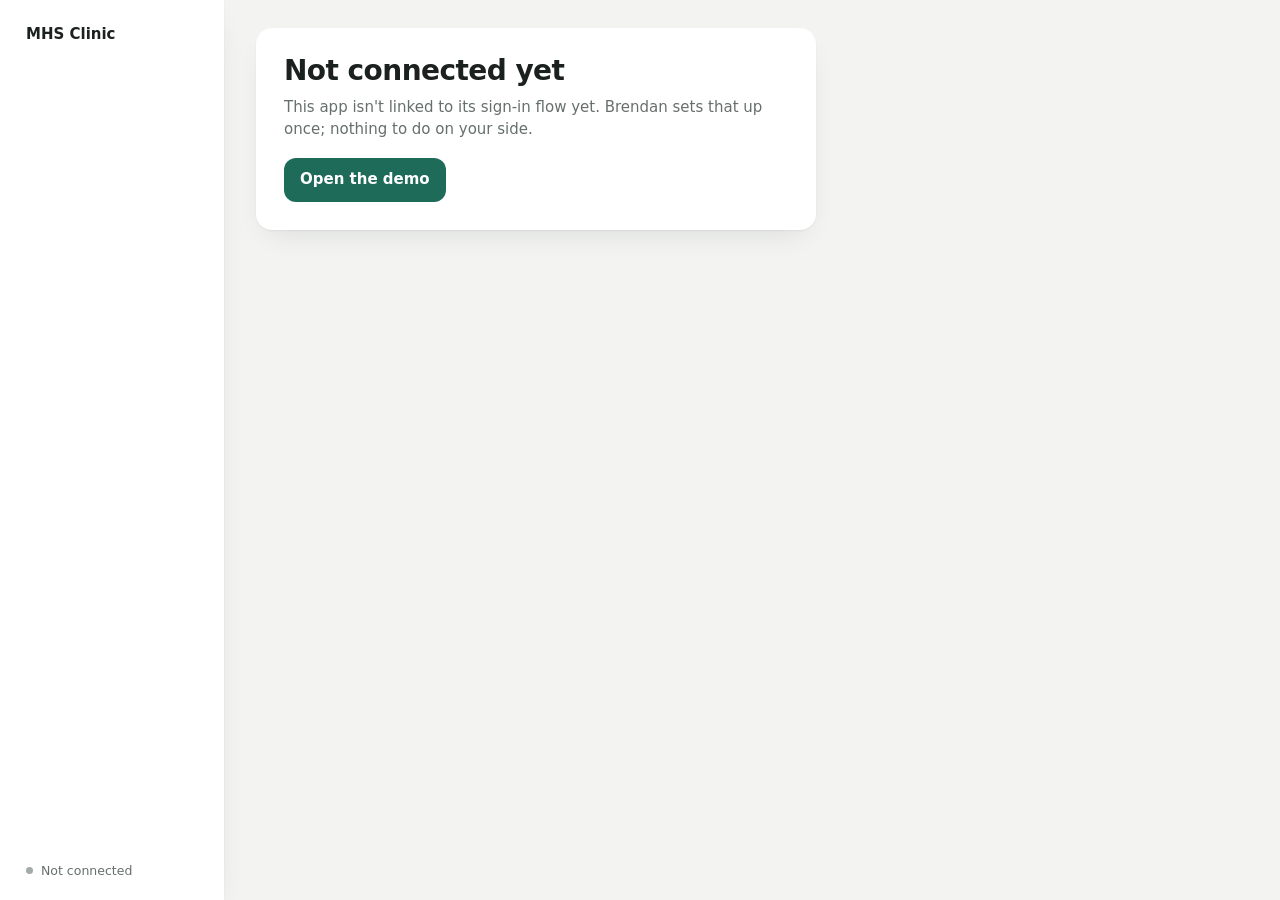
<file: index.html>
<!doctype html>
<html lang="en">
<head>
<meta charset="utf-8">
<meta name="viewport" content="width=device-width,initial-scale=1">
<meta name="referrer" content="no-referrer">
<meta http-equiv="Content-Security-Policy" content="default-src 'self'; script-src 'self'; style-src 'self' https://fonts.googleapis.com; font-src https://fonts.gstatic.com; img-src 'self' data:; connect-src 'self' https://*.logic.azure.com https://*.powerplatform.com; manifest-src 'self'; worker-src 'self'; base-uri 'none'; form-action 'none'">
<meta name="robots" content="noindex,nofollow">
<meta name="theme-color" content="#1E6B59">
<title>MHS Clinic</title>
<link rel="manifest" href="manifest.webmanifest">
<link rel="icon" href="icons/icon.svg" type="image/svg+xml">
<link rel="apple-touch-icon" href="icons/icon-192.png">
<link rel="stylesheet" href="css/app.css">
</head>
<body>
<div class="app">
  <nav class="rail" aria-label="Main">
    <div class="brand">MHS Clinic</div>
    <div class="demo" id="demoBanner" hidden>Demo mode. Every code, MRN and name here is invented.</div>
    <div class="clinic" id="clinic">Loading clinics</div>
    <div id="navWrap" class="navwrap" hidden>
    <button class="item" data-route="ops" id="navOps">Ops</button>
    <button class="item child" data-route="ops/readiness" id="navReadiness">Readiness <span class="count" id="readyCount" hidden></span></button>
    <button class="item" data-route="clinicians">Clinicians</button>
    <div class="gap"></div>
    <button class="item" data-route="binder">Binder</button>
    </div>
    <div class="spacer"></div>
    <div class="signed" id="signed"></div>
    <div class="conn"><span class="cdot" id="connDot"></span><span id="connText">Not connected</span></div>
  </nav>
  <main class="page" id="page" tabindex="-1"></main>
</div>

<div class="toast" role="status" id="toast"></div>

<script src="js/shell-config.js"></script>
<script src="js/core.js"></script>
<script src="js/data.js"></script>
<script src="js/demo.js"></script>
<script src="js/app.js"></script>
</body>
</html>
</file>
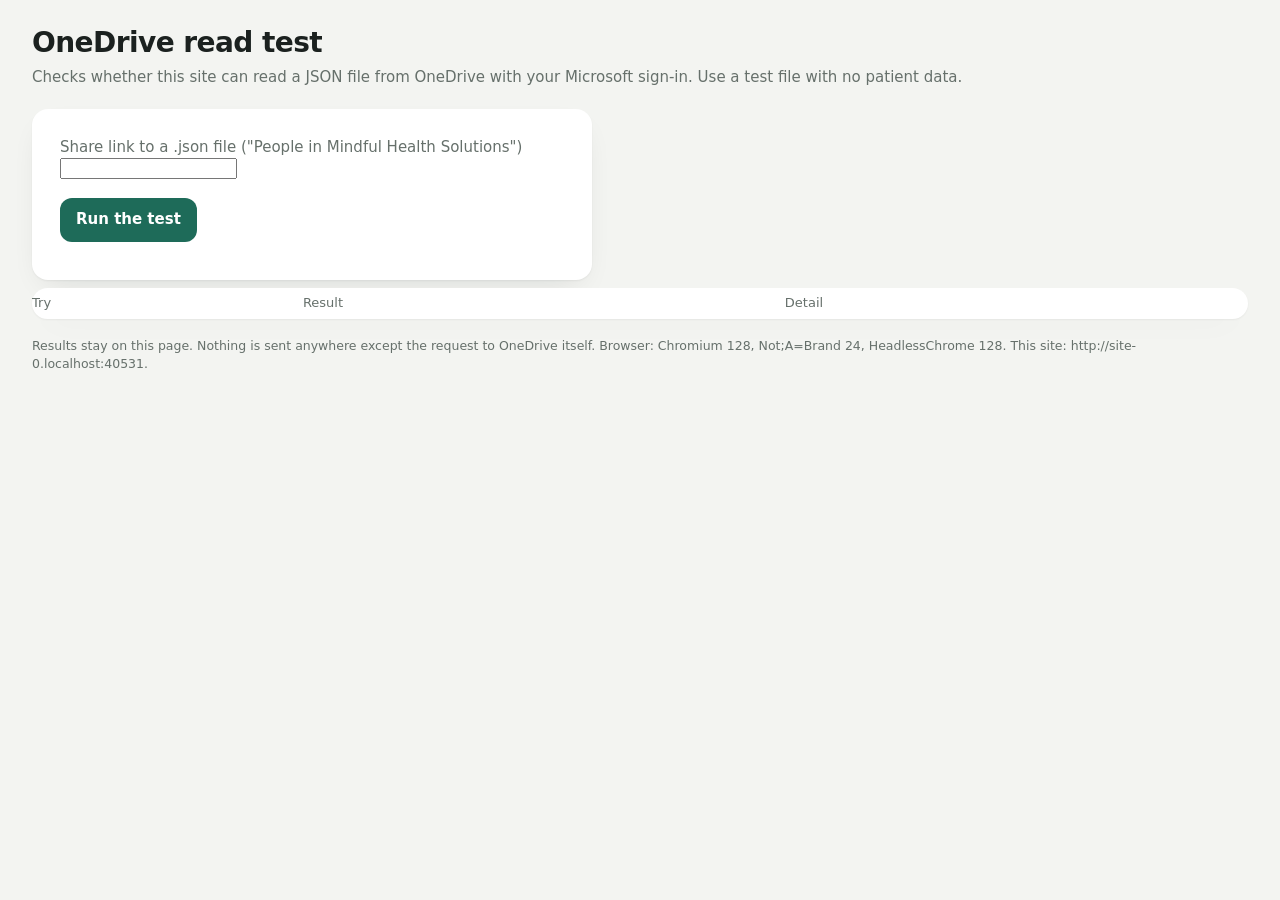
<file: probe.html>
<!doctype html>
<html lang="en">
<head>
<meta charset="utf-8">
<meta name="viewport" content="width=device-width,initial-scale=1">
<meta name="referrer" content="no-referrer">
<meta http-equiv="Content-Security-Policy" content="default-src 'self'; script-src 'self'; style-src 'self' https://fonts.googleapis.com; font-src https://fonts.gstatic.com; connect-src 'self' https://*.sharepoint.com; base-uri 'none'; form-action 'none'">
<meta name="robots" content="noindex,nofollow">
<title>OneDrive read test · MHS Clinic</title>
<link rel="stylesheet" href="css/app.css">
</head>
<body>
<main class="page" style="max-width:900px;margin:0 auto">
  <header class="top"><div><h1>OneDrive read test</h1>
    <p class="sub">Checks whether this site can read a JSON file from OneDrive with your Microsoft sign-in. Use a test file with no patient data.</p></div></header>
  <section class="card setup" style="max-width:none">
    <label for="url" class="muted" style="font-size:13.5px">Share link to a .json file ("People in Mindful Health Solutions")</label>
    <input id="url" autocomplete="off" spellcheck="false" style="display:block;width:100%;min-height:44px;margin-top:6px;padding:0 12px;border-radius:10px;border:0;background:var(--surface-3);box-shadow:inset 0 0 0 1px var(--surface-2);font:inherit;color:var(--ink)">
    <div class="actions"><button class="btn primary" id="run">Run the test</button></div>
    <p id="verdict" style="font-weight:600;color:var(--ink)"></p>
  </section>
  <section class="card" style="margin-top:16px;padding:8px 20px 16px"><table class="dir" id="out"><thead><tr><th>Try</th><th>Result</th><th>Detail</th></tr></thead><tbody></tbody></table></section>
  <p class="note">Results stay on this page. Nothing is sent anywhere except the request to OneDrive itself. Browser: <span id="ua"></span>. This site: <span id="origin"></span>.</p>
</main>
<script src="js/probe.js"></script>
</body>
</html>
</file>
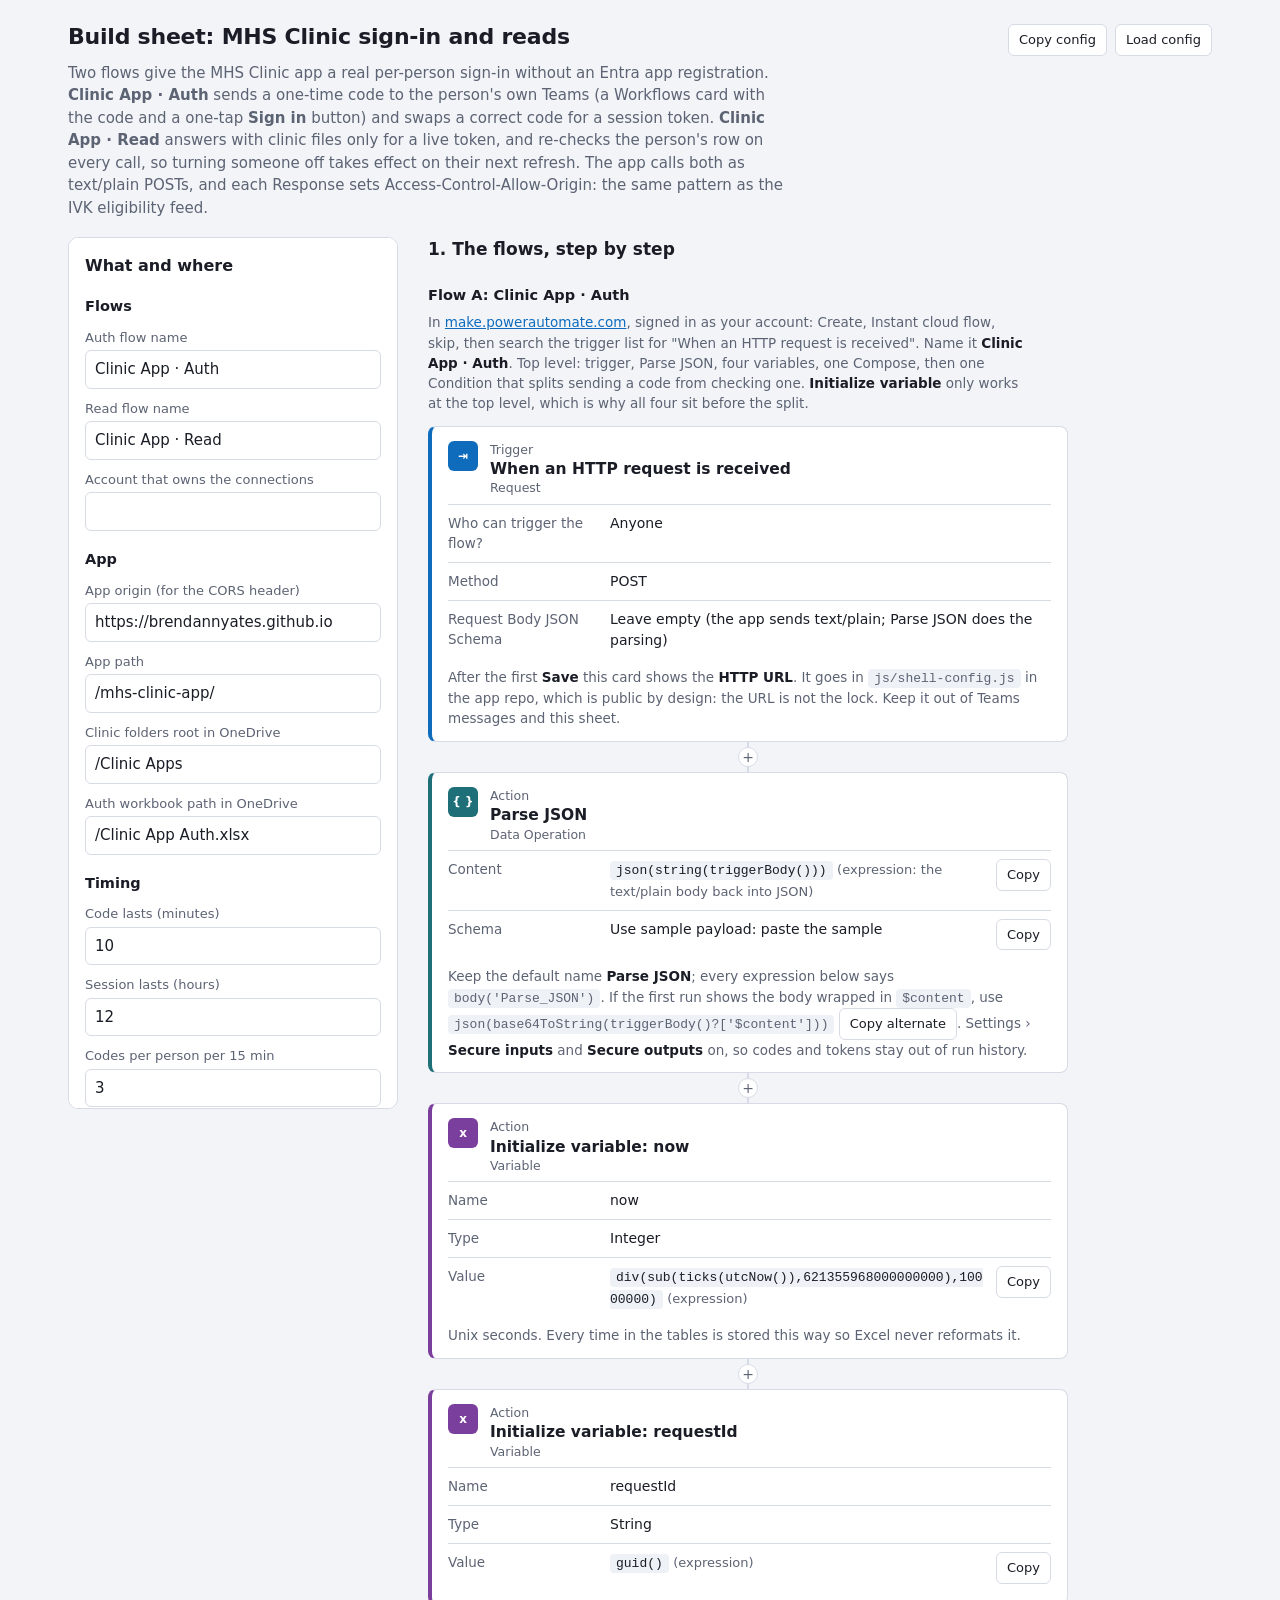
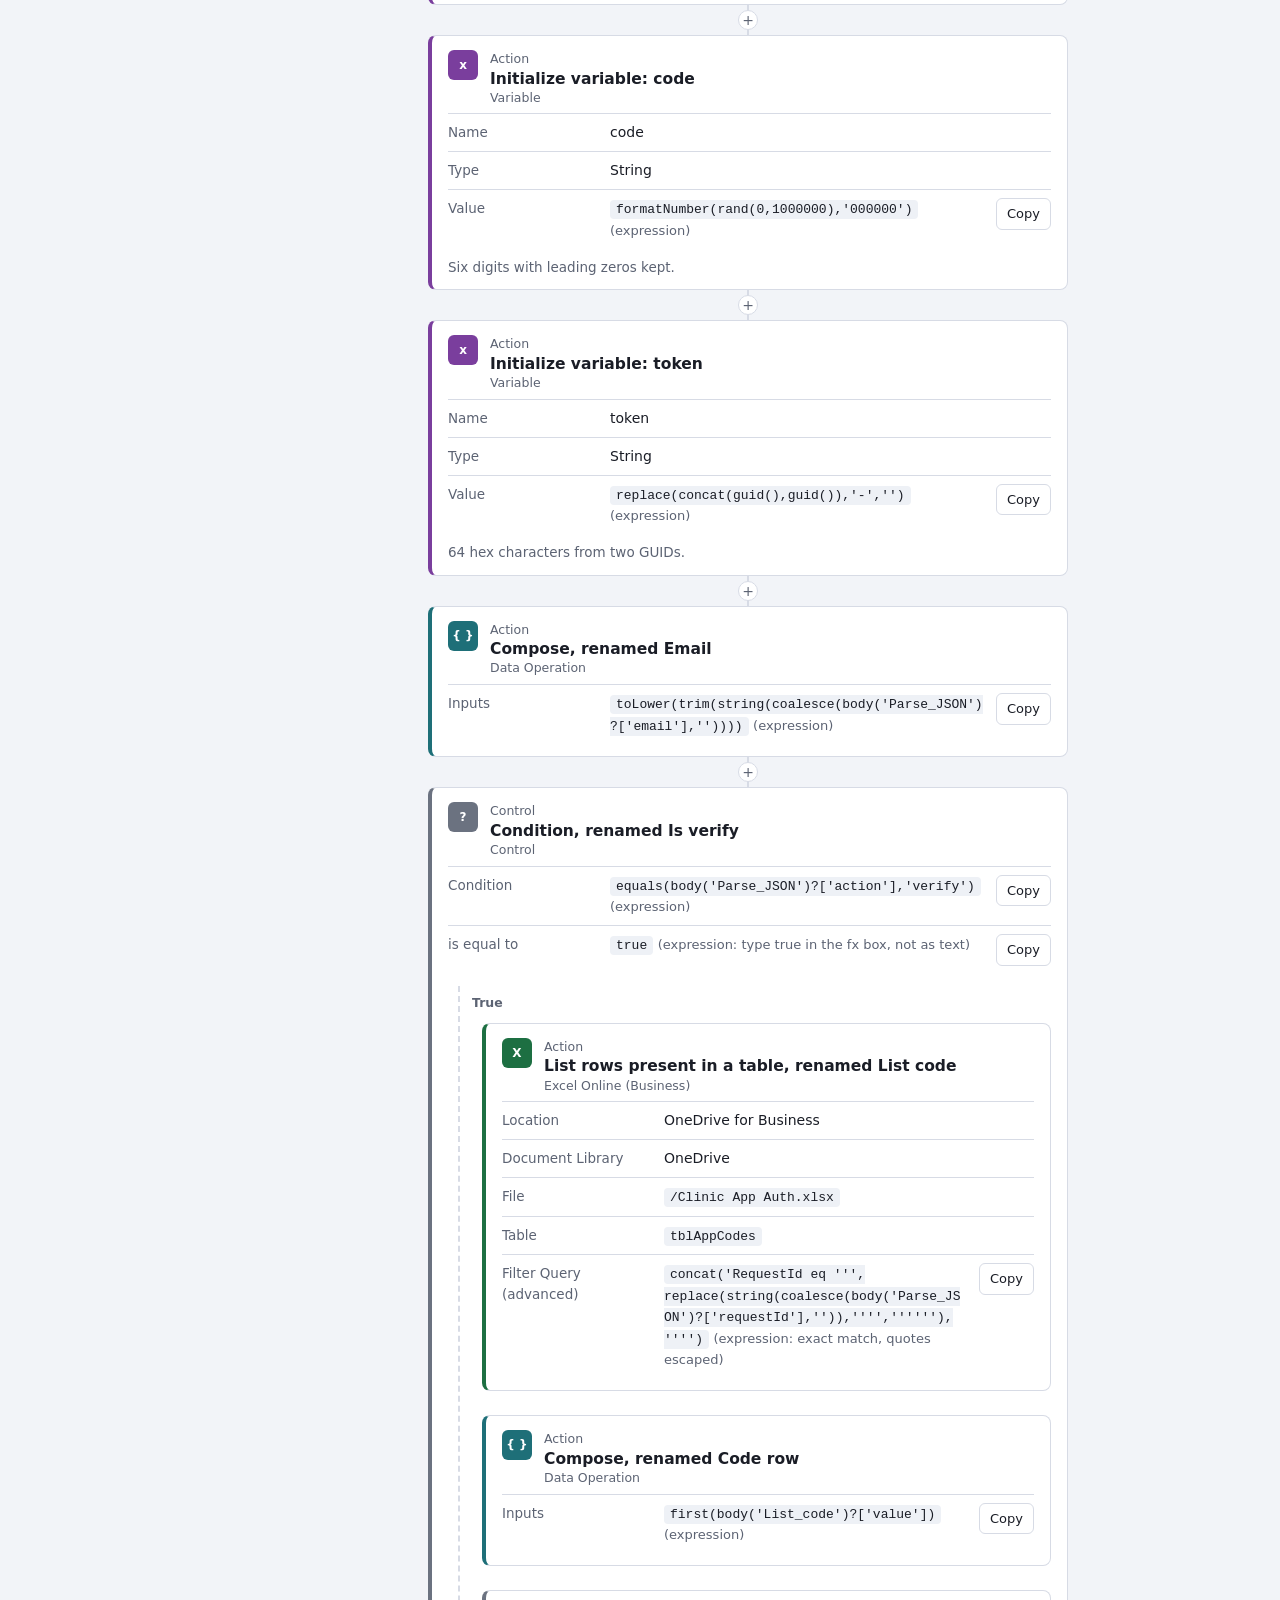
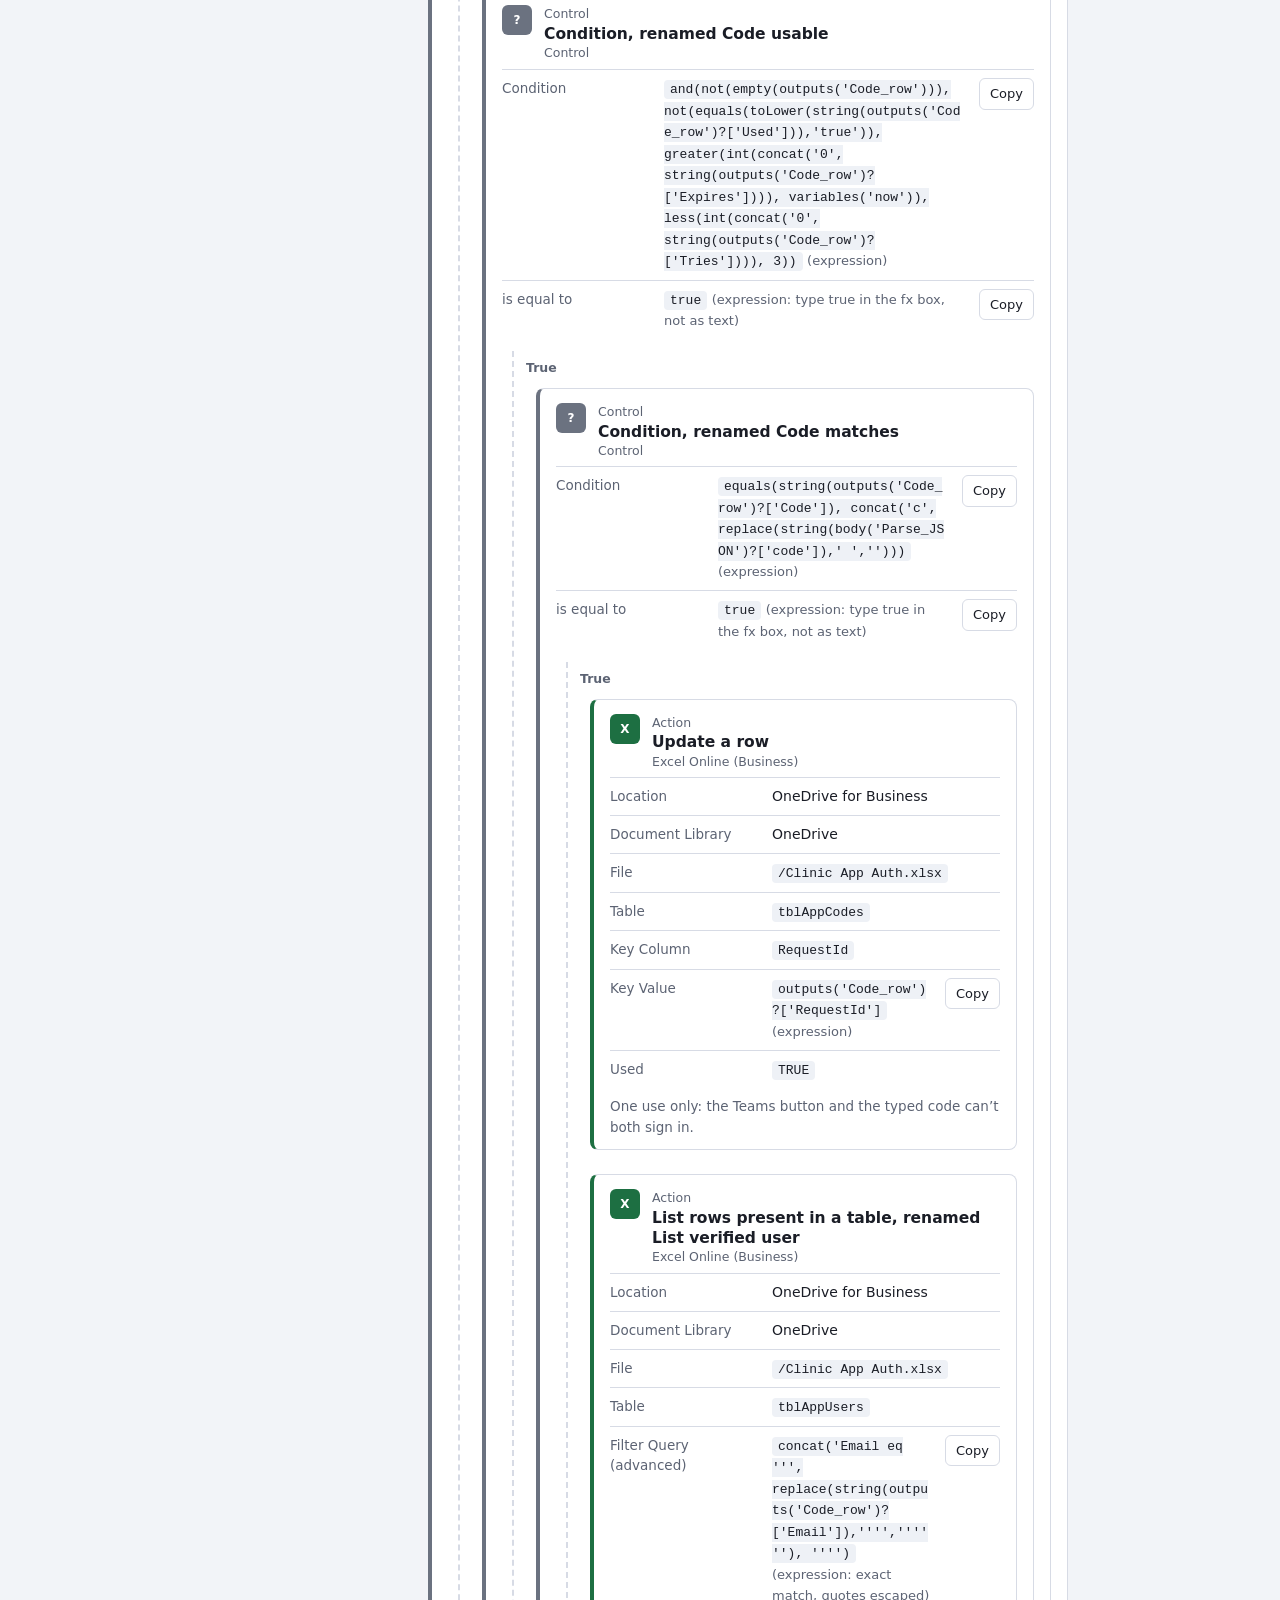
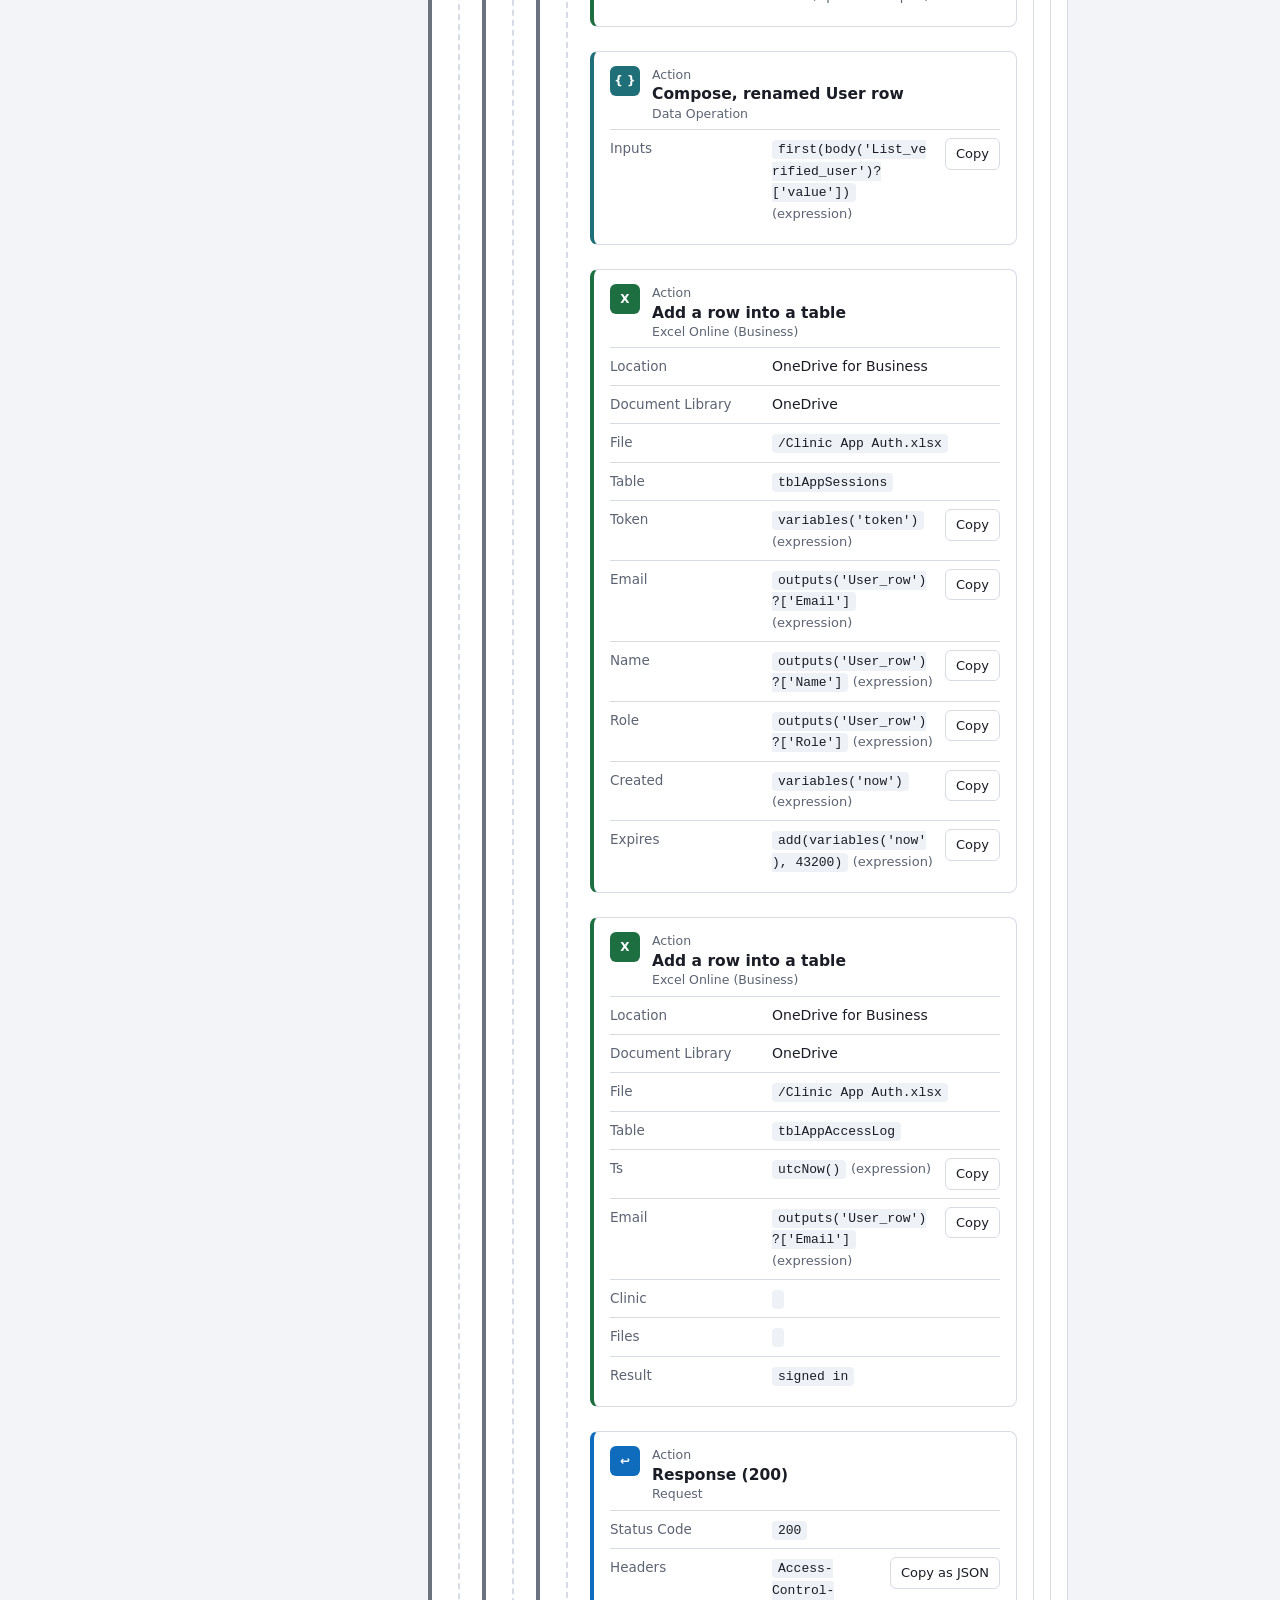
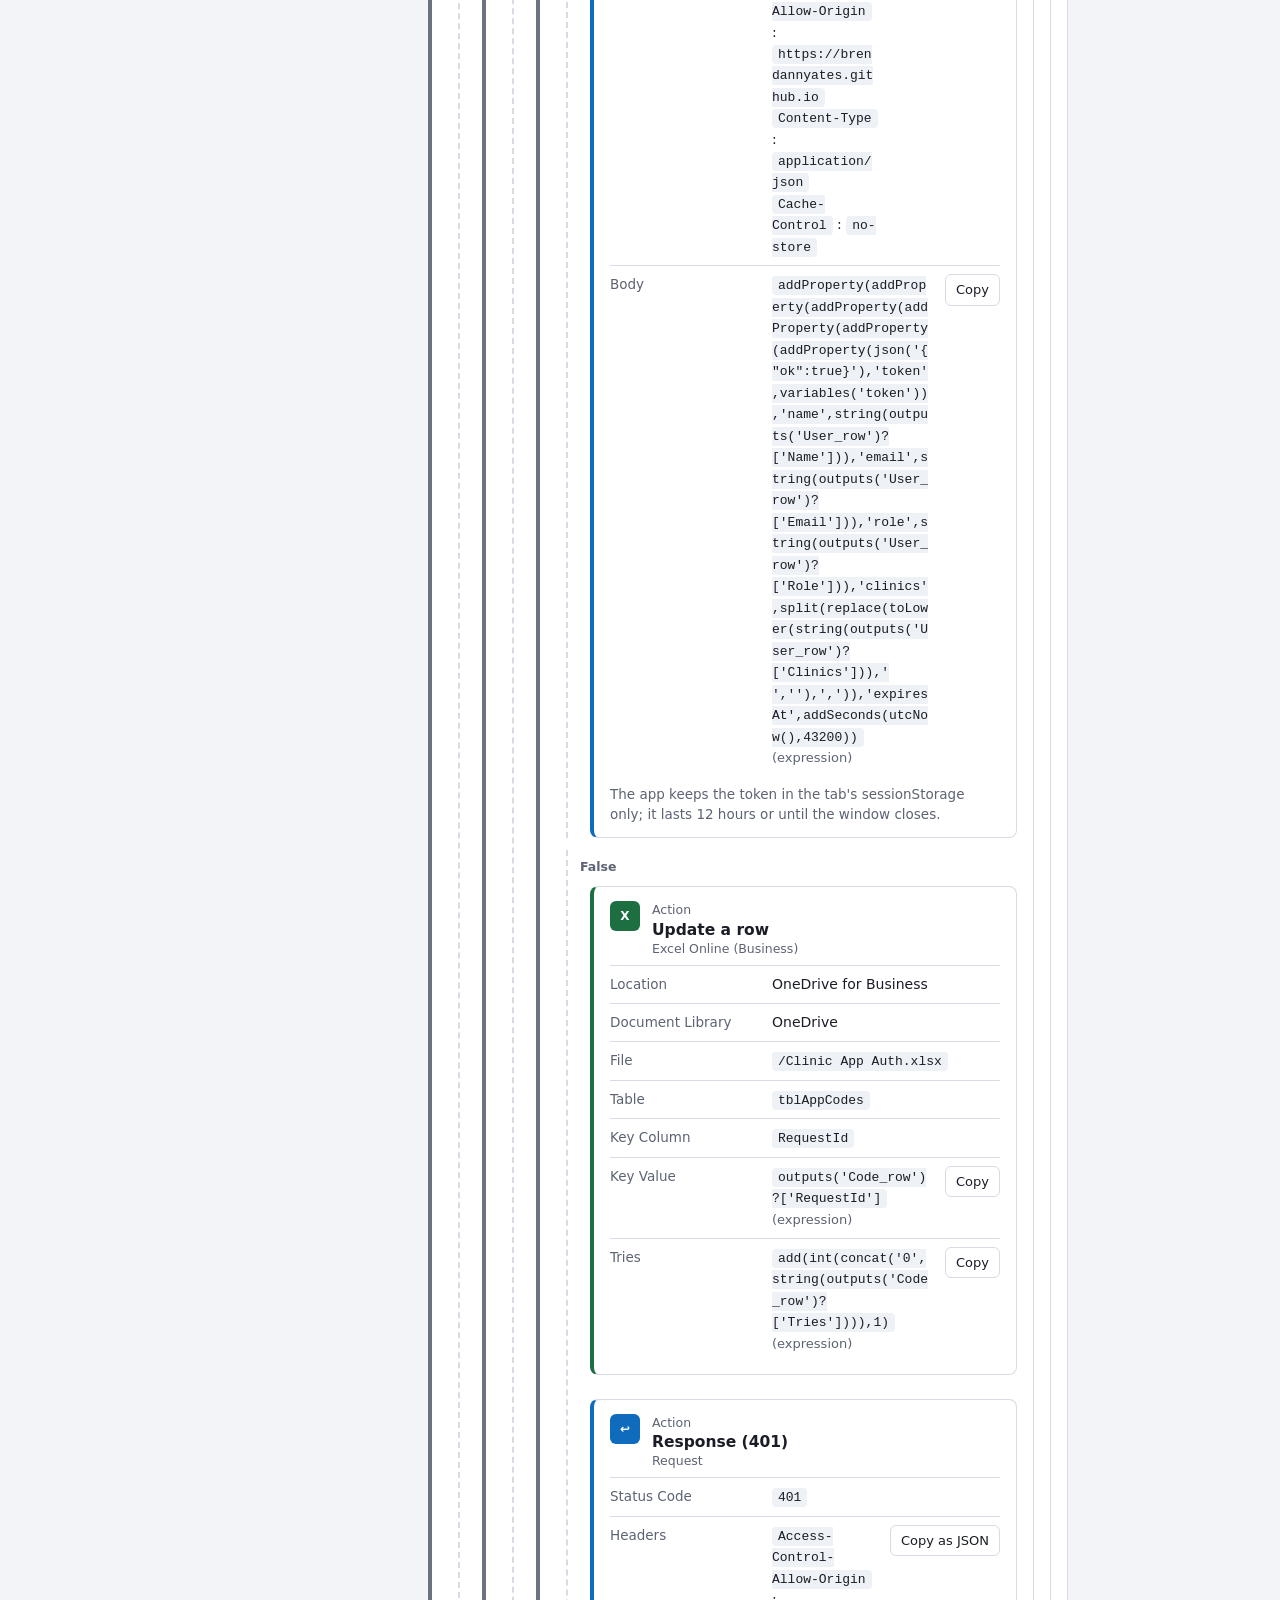
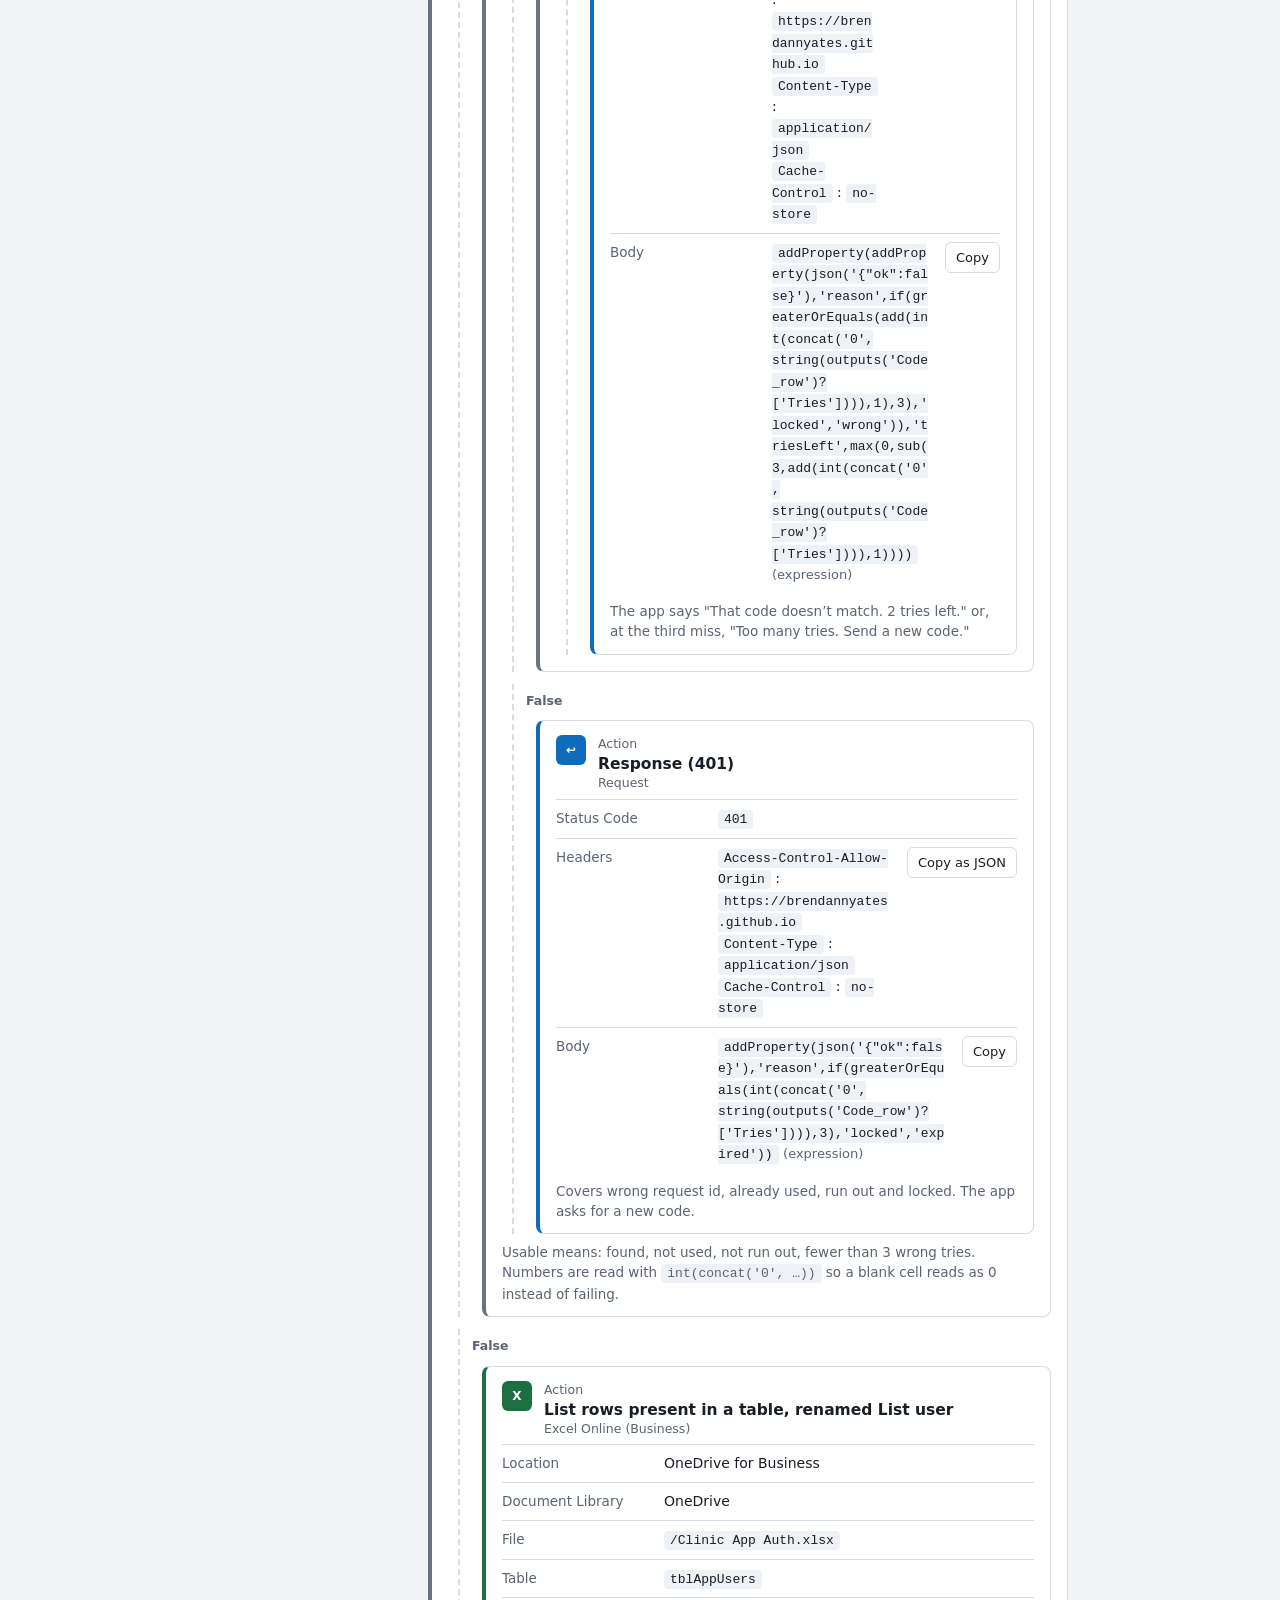
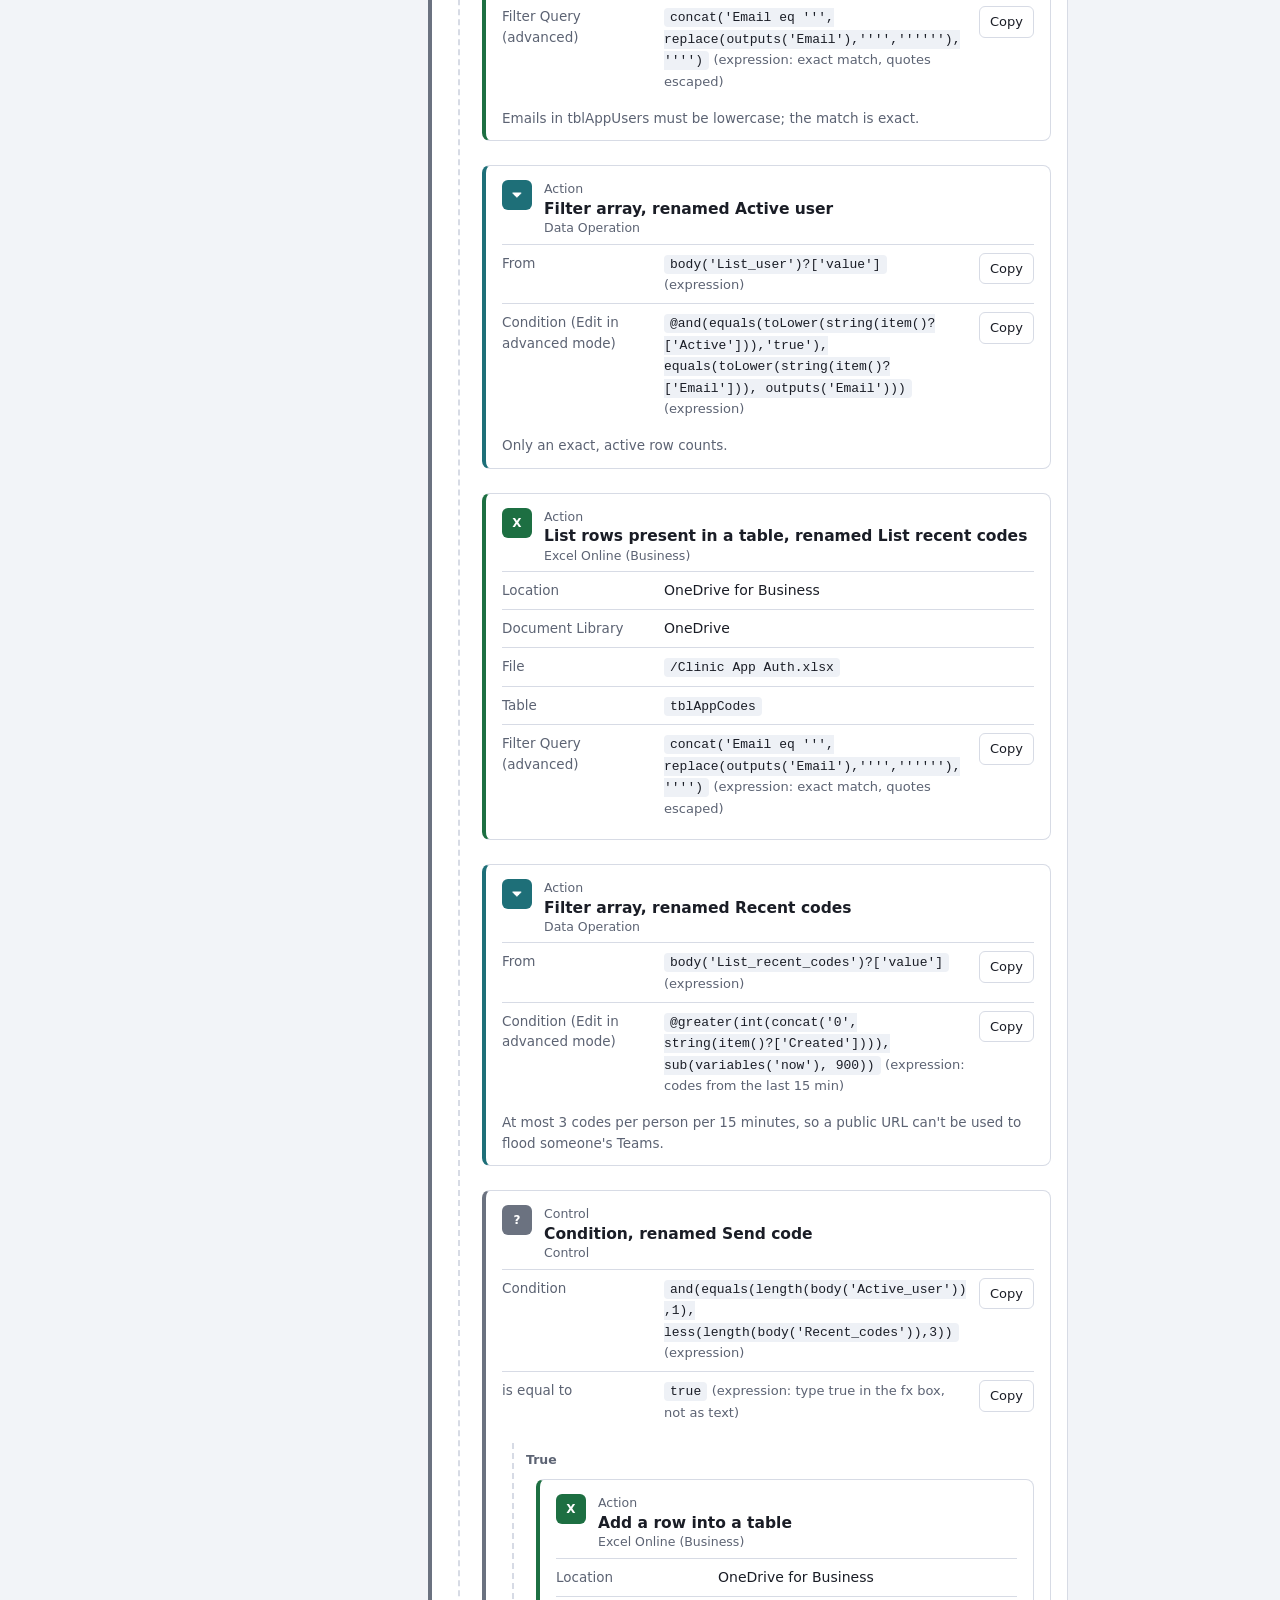
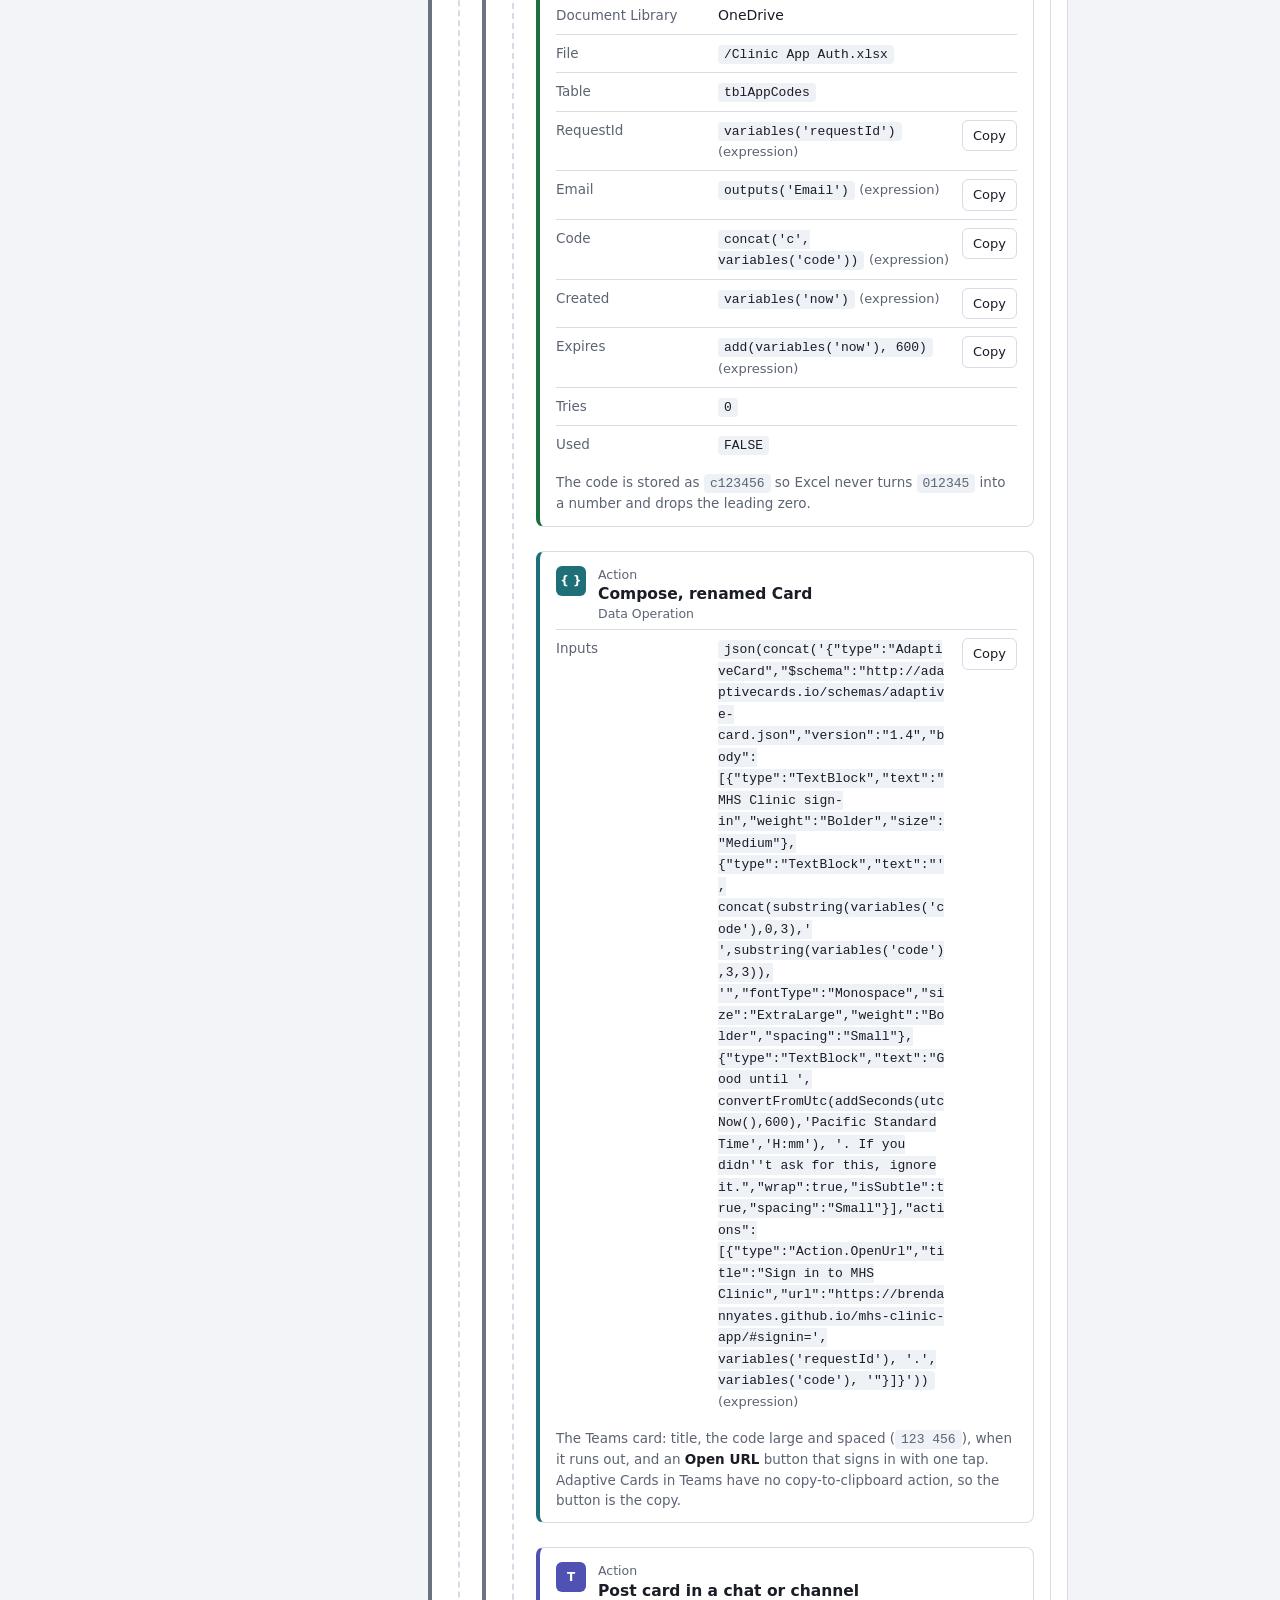
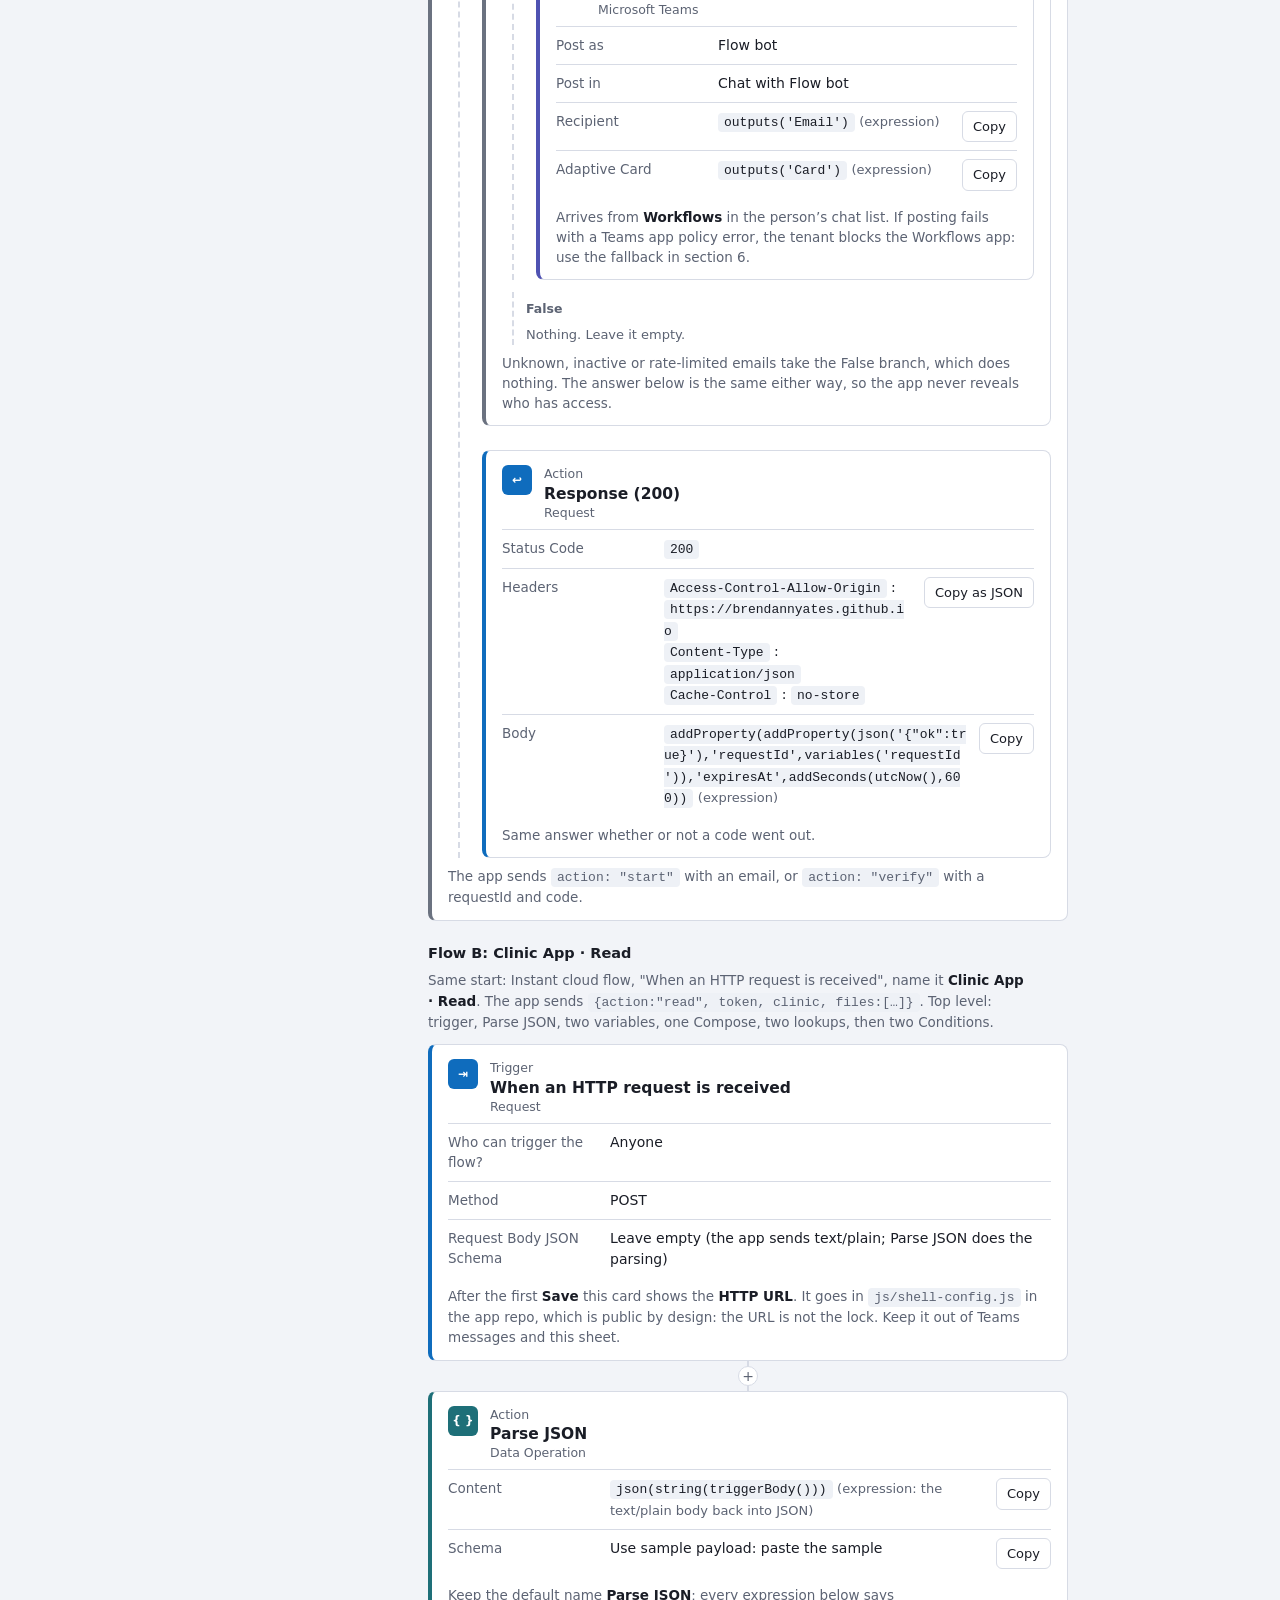
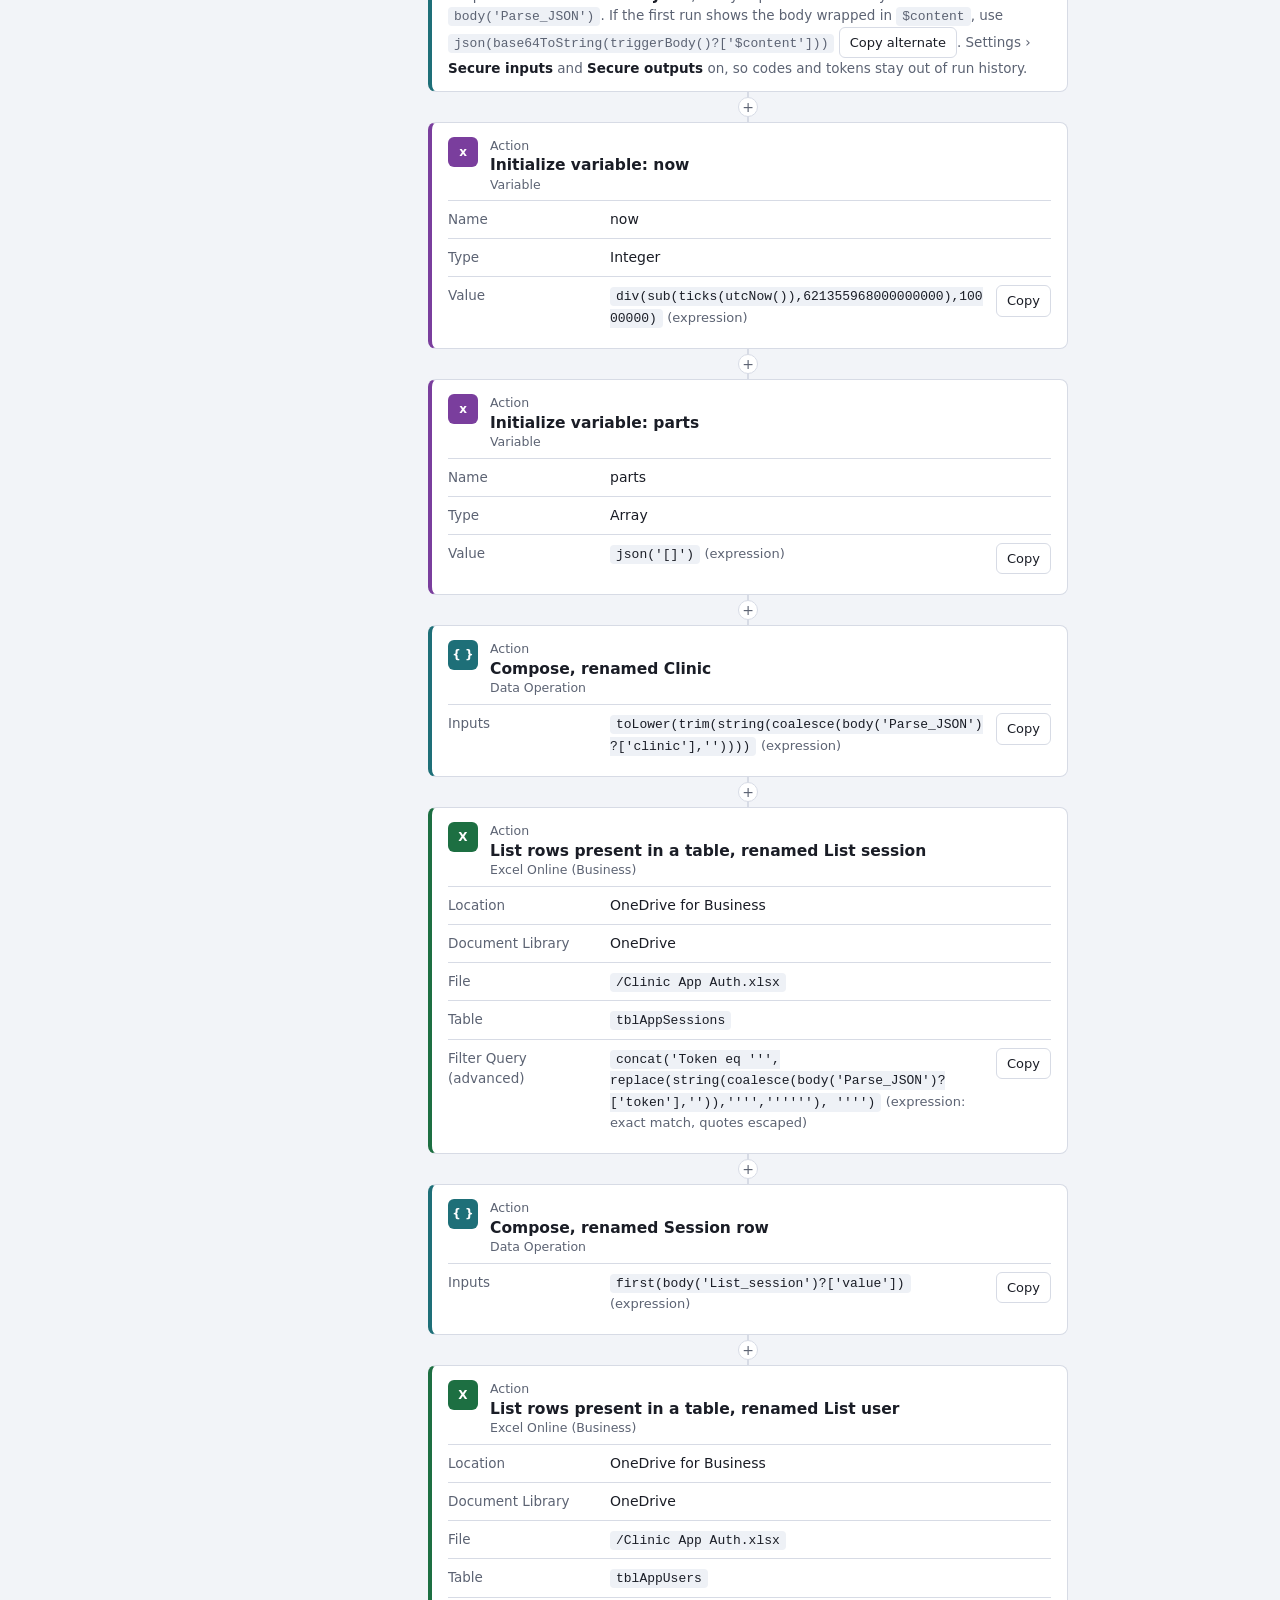
<file: flows/build-sheet.src.html>
<!doctype html>
<html lang="en">
<head>
<meta charset="utf-8">
<meta name="viewport" content="width=device-width, initial-scale=1">
<meta name="robots" content="noindex,nofollow">
<title>Build sheet: MHS Clinic sign-in and reads</title>
<style>
:root{
  color-scheme:light;
  --bg:#F2F4F8; --surface:#FFFFFF; --ink:#1A1D26; --muted:#5C6373; --line:#D7DBE5;
  --teams:#4F52B2; --dataop:#1E6F78; --control:#6B7280; --variable:#7A3E9D; --excel:#1D6F42; --http:#0F6CBD; --od:#0364B8;
  --btn:#0F6CBD; --btn-ink:#FFFFFF; --code:#EEF1F6; --ok:#0E7A3E; --warn:#A8520A; --bad:#B42318;
}
@media (prefers-color-scheme:dark){
  :root{
    color-scheme:dark;
    --bg:#13151A; --surface:#1C1F26; --ink:#E6E8EE; --muted:#9AA1B2; --line:#2D323D;
    --teams:#8F92EC; --dataop:#63B9C3; --control:#9AA1B2; --variable:#C18AE0; --excel:#4FBF7E; --http:#6FB6FF; --od:#6FB6FF;
    --btn:#6FB6FF; --btn-ink:#0B1420; --code:#101217; --ok:#5FD08A; --warn:#F2A866; --bad:#F38B80;
  }
}
*{box-sizing:border-box}
html,body{margin:0;background:var(--bg);color:var(--ink);font:15px/1.5 "Segoe UI",system-ui,-apple-system,"Helvetica Neue",Arial,sans-serif}
code,pre{font-family:ui-monospace,"Cascadia Code",Consolas,Menlo,monospace}
a{color:var(--btn)}
.wrap{max-width:1180px;margin:0 auto;padding:20px 18px 60px}
header{display:flex;flex-wrap:wrap;gap:10px;align-items:baseline;justify-content:space-between;margin-bottom:6px}
h1{font-size:22px;font-weight:600;margin:0;letter-spacing:-0.01em}
h2{font-size:17px;font-weight:600;margin:34px 0 10px}
h3{font-size:14.5px;font-weight:600;margin:22px 0 6px}
.lede{color:var(--muted);margin:0 0 18px;max-width:76ch}
.grid{display:grid;grid-template-columns:330px minmax(0,1fr);gap:30px;align-items:start}
@media (max-width:920px){.grid{grid-template-columns:1fr}}
.cfg{background:var(--surface);border:1px solid var(--line);border-radius:10px;padding:16px}
@media (min-width:921px){.cfg{position:sticky;top:14px;max-height:calc(100vh - 28px);overflow:auto}}
.cfg h2{margin:0 0 10px;font-size:16px}
.cfg h3{margin:18px 0 6px}
label.lbl{display:block;font-size:13px;color:var(--muted);margin:10px 0 3px}
input[type=text],input[type=number],textarea{font:inherit;width:100%;padding:7px 9px;border:1px solid var(--line);border-radius:6px;background:var(--surface);color:var(--ink)}
.hint{font-size:12.5px;color:var(--muted);margin:4px 0 0}
.hint.warn{color:var(--warn)}
.rules{font-size:13.5px;margin:4px 0 0;padding:10px 12px;background:var(--code);border-radius:6px}
.rules p{margin:0 0 6px}.rules p:last-child{margin:0}
.btn{font:inherit;font-size:13px;padding:5px 10px;border-radius:6px;border:1px solid var(--line);background:var(--surface);color:var(--ink);cursor:pointer}
.btn:hover{border-color:var(--muted)}
.btn.p{background:var(--btn);color:var(--btn-ink);border-color:transparent}
.btn:focus-visible,input:focus-visible,textarea:focus-visible,summary:focus-visible{outline:2px solid var(--btn);outline-offset:2px}
.actions{display:flex;gap:8px;flex-wrap:wrap;margin-top:10px}
.flow{max-width:640px}
.card{background:var(--surface);border:1px solid var(--line);border-left:4px solid var(--c,var(--line));border-radius:8px;padding:14px 16px 12px}
.card .card{margin:10px 0 4px 10px}
.branch{margin:12px 0 0 10px;padding:8px 0 0 12px;border-left:2px dashed var(--line)}
.branch > .bl{font-size:12.5px;font-weight:600;color:var(--muted);margin-bottom:6px}
.ch{display:flex;gap:12px;align-items:flex-start;margin-bottom:6px}
.ico{flex:none;width:30px;height:30px;border-radius:6px;display:grid;place-items:center;color:#fff;font-weight:700;font-size:12px}
.kind{font-size:12.5px;color:var(--muted)}
.title{font-weight:600;font-size:15.5px;line-height:1.3}
.conn{font-size:12.5px;color:var(--muted)}
.f{display:grid;grid-template-columns:150px minmax(0,1fr) auto;gap:6px 12px;align-items:start;padding:8px 0;border-top:1px solid var(--line)}
.f .l{color:var(--muted);font-size:13.5px}
.f .v{font-size:14px;word-break:break-word}
.f .v code,.note code,.after code,.hint code,.rules code,li code,p code{background:var(--code);padding:2px 6px;border-radius:4px;font-size:13px}
@media (max-width:540px){.f{grid-template-columns:minmax(0,1fr) auto}.f .l{grid-column:1/-1;padding-bottom:0}}
.note{font-size:13.5px;color:var(--muted);margin:8px 0 0}
.note b,.after b{color:var(--ink);font-weight:600}
.link{height:30px;width:2px;background:var(--line);margin:0 auto;position:relative}
.link span{position:absolute;left:50%;top:50%;transform:translate(-50%,-50%);width:20px;height:20px;border-radius:50%;border:1px solid var(--line);background:var(--surface);color:var(--muted);font-size:14px;line-height:18px;text-align:center}
.after{font-size:13.5px;color:var(--muted);margin:14px 0 0;max-width:70ch}
pre{background:var(--code);border:1px solid var(--line);border-radius:6px;padding:10px 12px;overflow:auto;font-size:12.5px;line-height:1.5;margin:6px 0 0;white-space:pre}
.pre-wrap{position:relative}
.pre-wrap .btn{position:absolute;top:10px;right:8px}
details{margin-top:8px}
summary{cursor:pointer;color:var(--muted);font-size:13.5px}
table{border-collapse:collapse;width:100%;font-size:13.5px;background:var(--surface)}
th,td{border:1px solid var(--line);padding:6px 8px;text-align:left;vertical-align:top;word-break:break-word}
th{font-weight:600;background:var(--code)}
.tbl-head{display:flex;justify-content:space-between;align-items:baseline;gap:10px;margin-top:14px}
.tbl-head h3{margin:0}
ul.check{padding-left:20px;margin:6px 0 0;max-width:72ch}
ul.check li{margin:5px 0}
.small{font-size:13px;color:var(--muted)}
.decision{margin:10px 0 0;padding:10px 12px;border-radius:6px;border:1px solid var(--line);border-left:4px solid var(--ok);background:var(--surface);font-size:14px}
.decision.warn{border-left-color:var(--warn)}
.tc{max-width:420px;border:1px solid var(--line);border-left:4px solid var(--teams);border-radius:8px;padding:14px 16px;background:var(--surface)}
.tc .t1{font-weight:600}.tc .t2{font:700 30px/1.2 ui-monospace,Consolas,monospace;letter-spacing:.06em;margin:4px 0}
.tc .t3{color:var(--muted);font-size:13.5px}
.tc .ab{display:block;text-align:center;margin-top:10px;padding:8px;border:1px solid var(--line);border-radius:6px;font-weight:600}
</style>
</head>
<body>
<div class="wrap">
<header>
  <h1>Build sheet: MHS Clinic sign-in and reads</h1>
  <div class="actions" style="margin:0">
    <button class="btn" id="btnExport">Copy config</button>
    <button class="btn" id="btnImportToggle">Load config</button>
  </div>
</header>
<p class="lede">Two flows give the MHS Clinic app a real per-person sign-in without an Entra app registration. <b>Clinic App · Auth</b> sends a one-time code to the person's own Teams (a Workflows card with the code and a one-tap <b>Sign in</b> button) and swaps a correct code for a session token. <b>Clinic App · Read</b> answers with clinic files only for a live token, and re-checks the person's row on every call, so turning someone off takes effect on their next refresh. The app calls both as text/plain POSTs, and each Response sets Access-Control-Allow-Origin: the same pattern as the IVK eligibility feed.</p>
<div id="importBox" hidden style="margin-bottom:14px">
  <textarea id="importText" rows="3" placeholder="Paste a config copied earlier, then Load"></textarea>
  <div class="actions"><button class="btn p" id="btnImport">Load</button><button class="btn" id="btnImportCancel">Cancel</button></div>
</div>
<div class="grid">
  <aside class="cfg" id="cfg"></aside>
  <main id="out"></main>
</div>
</div>
<script type="text/plain" id="srcData">/*DATA_JS*/</script>
<script>
/* ---------- fixed rules (mirrored in js/data.js and js/app.js) ---------- */
const MAX_TRIES = 3;                     // wrong codes before a code locks
const FILES = ['config','readiness','benefits','schedule','panel-tms','panel-esk','consults','utilization','calls'];
const READ_ACTIONS = 15, SIGNIN_ACTIONS = 24; // actions per run, for the request estimate

const state = {
  authName:'Clinic App · Auth', readName:'Clinic App · Read', account:'',
  origin:'https://brendannyates.github.io', appPath:'/mhs-clinic-app/',
  workbook:'/Clinic App Auth.xlsx', root:'/Clinic Apps',
  codeMin:10, sessionHours:12, maxCodes:3, users:10, pollMin:5, hours:10, allowance:40000,
  testEmail:'', testClinic:'castro'
};
const COPY = {}; let copyN = 0;
const esc = s => String(s ?? '').replace(/[&<>"']/g, c => ({'&':'&amp;','<':'&lt;','>':'&gt;','"':'&quot;',"'":'&#39;'}[c]));
function reg(t){ const id = 'c' + (++copyN); COPY[id] = t; return id; }
function copyBtn(t, label){ return `<button class="btn" data-copy="${reg(t)}">${label || 'Copy'}</button>`; }
async function copyText(t, btn){
  try { await navigator.clipboard.writeText(t); }
  catch(e){ const ta = document.createElement('textarea'); ta.value = t; document.body.appendChild(ta); ta.select(); document.execCommand('copy'); ta.remove(); }
  if (btn){ const o = btn.textContent; btn.textContent = 'Copied'; setTimeout(() => btn.textContent = o, 1400); }
}
const tsv = rows => rows.map(r => r.map(c => String(c ?? '')).join('\t')).join('\n');
function tableHtml(rows){ const [h, ...b] = rows; return `<table><thead><tr>${h.map(c=>`<th>${esc(c)}</th>`).join('')}</tr></thead><tbody>${b.map(r=>`<tr>${r.map(c=>`<td>${esc(c)}</td>`).join('')}</tr>`).join('')}</tbody></table>`; }
const sq = s => String(s).replace(/'/g, "''");           // Power Automate string literal escape
const appUrl = () => state.origin.replace(/\/+$/,'') + '/' + state.appPath.replace(/^\/+|\/+$/g,'') + '/';
const codeSec = () => Math.round(+state.codeMin * 60), sessSec = () => Math.round(+state.sessionHours * 3600);

/* ---------- expressions ---------- */
const X = {};
function buildExpr(){
  const eqFilter = (col, v) => `concat('${col} eq ''', replace(${v},'''',''''''), '''')`;
  const num = v => `int(concat('0', string(${v})))`;
  X.NOW = `div(sub(ticks(utcNow()),621355968000000000),10000000)`;
  X.PARSE = `json(string(triggerBody()))`;
  X.PARSE_ALT = `json(base64ToString(triggerBody()?['$content']))`;
  X.GUID = `guid()`;
  X.CODE = `formatNumber(rand(0,1000000),'000000')`;
  X.TOKEN = `replace(concat(guid(),guid()),'-','')`;
  X.EMAIL = `toLower(trim(string(coalesce(body('Parse_JSON')?['email'],''))))`;
  X.IS_VERIFY = `equals(body('Parse_JSON')?['action'],'verify')`;
  X.F_USER = eqFilter('Email', `outputs('Email')`);
  X.ACTIVE = `@and(equals(toLower(string(item()?['Active'])),'true'), equals(toLower(string(item()?['Email'])), outputs('Email')))`;
  X.RECENT = `@greater(${num(`item()?['Created']`)}, sub(variables('now'), 900))`;
  X.SEND = `and(equals(length(body('Active_user')),1), less(length(body('Recent_codes')),${+state.maxCodes}))`;
  X.CODE_CELL = `concat('c', variables('code'))`;
  X.EXPIRES_CODE = `add(variables('now'), ${codeSec()})`;
  X.CARD = `json(concat('{"type":"AdaptiveCard","$schema":"http://adaptivecards.io/schemas/adaptive-card.json","version":"1.4","body":[{"type":"TextBlock","text":"MHS Clinic sign-in","weight":"Bolder","size":"Medium"},{"type":"TextBlock","text":"', concat(substring(variables('code'),0,3),' ',substring(variables('code'),3,3)), '","fontType":"Monospace","size":"ExtraLarge","weight":"Bolder","spacing":"Small"},{"type":"TextBlock","text":"Good until ', convertFromUtc(addSeconds(utcNow(),${codeSec()}),'Pacific Standard Time','H:mm'), '. If you didn''t ask for this, ignore it.","wrap":true,"isSubtle":true,"spacing":"Small"}],"actions":[{"type":"Action.OpenUrl","title":"Sign in to MHS Clinic","url":"${sq(appUrl())}#signin=', variables('requestId'), '.', variables('code'), '"}]}'))`;
  X.START_ANSWER = `addProperty(addProperty(json('{"ok":true}'),'requestId',variables('requestId')),'expiresAt',addSeconds(utcNow(),${codeSec()}))`;
  X.F_CODE = eqFilter('RequestId', `string(coalesce(body('Parse_JSON')?['requestId'],''))`);
  X.CODE_ROW = `first(body('List_code')?['value'])`;
  X.TRIES = num(`outputs('Code_row')?['Tries']`);
  X.USABLE = `and(not(empty(outputs('Code_row'))), not(equals(toLower(string(outputs('Code_row')?['Used'])),'true')), greater(${num(`outputs('Code_row')?['Expires']`)}, variables('now')), less(${X.TRIES}, ${MAX_TRIES}))`;
  X.NOT_USABLE_ANSWER = `addProperty(json('{"ok":false}'),'reason',if(greaterOrEquals(${X.TRIES},${MAX_TRIES}),'locked','expired'))`;
  X.MATCH = `equals(string(outputs('Code_row')?['Code']), concat('c', replace(string(body('Parse_JSON')?['code']),' ','')))`;
  X.TRIES_NEXT = `add(${X.TRIES},1)`;
  X.WRONG_ANSWER = `addProperty(addProperty(json('{"ok":false}'),'reason',if(greaterOrEquals(${X.TRIES_NEXT},${MAX_TRIES}),'locked','wrong')),'triesLeft',max(0,sub(${MAX_TRIES},${X.TRIES_NEXT})))`;
  X.CODE_KEY = `outputs('Code_row')?['RequestId']`;
  X.F_VUSER = eqFilter('Email', `string(outputs('Code_row')?['Email'])`);
  X.VUSER_ROW = `first(body('List_verified_user')?['value'])`;
  X.EXPIRES_SESS = `add(variables('now'), ${sessSec()})`;
  X.SESSION_ANSWER = `addProperty(addProperty(addProperty(addProperty(addProperty(addProperty(json('{"ok":true}'),'token',variables('token')),'name',string(outputs('User_row')?['Name'])),'email',string(outputs('User_row')?['Email'])),'role',string(outputs('User_row')?['Role'])),'clinics',split(replace(toLower(string(outputs('User_row')?['Clinics'])),' ',''),',')),'expiresAt',addSeconds(utcNow(),${sessSec()}))`;
  // read flow
  X.CLINIC = `toLower(trim(string(coalesce(body('Parse_JSON')?['clinic'],''))))`;
  X.F_TOKEN = eqFilter('Token', `string(coalesce(body('Parse_JSON')?['token'],''))`);
  X.SESSION_ROW = `first(body('List_session')?['value'])`;
  X.F_SUSER = eqFilter('Email', `string(outputs('Session_row')?['Email'])`);
  X.USER_ROW_R = `first(body('List_user')?['value'])`;
  X.SIGNED_OK = `and(not(empty(outputs('Session_row'))), greater(${num(`outputs('Session_row')?['Expires']`)}, variables('now')), equals(toLower(string(outputs('User_row')?['Active'])),'true'))`;
  X.CLINIC_OK = `contains(split(replace(toLower(string(outputs('User_row')?['Clinics'])),' ',''),','), outputs('Clinic'))`;
  X.FILES_FROM = `coalesce(body('Parse_JSON')?['files'], json('[]'))`;
  X.FILES_OK = `@contains(createArray(${FILES.map(f=>`'${f}'`).join(',')}), item())`;
  X.PATH = `if(equals(item(),'config'), concat('${sq(state.root)}/', outputs('Clinic'), '/config.json'), concat('${sq(state.root)}/', outputs('Clinic'), '/out/', item(), '.json'))`;
  X.PART_OK = `addProperty(addProperty(json('{}'),'name',item()),'content',json(base64ToString(body('Get_file_content_using_path')?['$content'])))`;
  X.PART_MISSING = `json(concat('{"name":"', item(), '","content":null}'))`;
  X.READ_ANSWER = `addProperty(addProperty(json('{"ok":true}'),'clinic',outputs('Clinic')),'files',variables('parts'))`;
  X.FILES_JOINED = `join(body('Allowed_files'),',')`;
}

/* ---------- cards ---------- */
const fx = (e, why) => [`<code>${esc(e)}</code> <span class="small">(expression${why ? ': ' + esc(why) : ''})</span>`, copyBtn(e)];
const txt = v => `<code>${esc(v)}</code>`;
function card(color, letter, kind, title, conn, fields, noteHtml, childHtml){
  return `<div class="card" style="--c:${color}">
    <div class="ch"><span class="ico" style="background:${color}">${letter}</span>
      <div><div class="kind">${kind}</div><div class="title">${title}</div><div class="conn">${conn}</div></div></div>
    ${fields.map(f => `<div class="f"><div class="l">${f[0]}</div><div class="v">${Array.isArray(f[1]) ? f[1][0] : f[1]}</div><div>${Array.isArray(f[1]) ? f[1][1] : (f[2] || '')}</div></div>`).join('')}
    ${childHtml || ''}
    ${noteHtml ? `<p class="note">${noteHtml}</p>` : ''}
  </div>`;
}
const link = `<div class="link"><span>+</span></div>`;
const branch = (label, html) => `<div class="branch"><div class="bl">${label}</div>${html}</div>`;
const between = (...cards) => cards.join('<div style="height:10px"></div>');

const excelLoc = () => [['Location','OneDrive for Business'],['Document Library','OneDrive'],['File', txt(state.workbook)]];
const listRows = (title, table, filterExpr, note) => card('var(--excel)','X','Action',`List rows present in a table, renamed <b>${title}</b>`,'Excel Online (Business)',
  [...excelLoc(), ['Table', txt(table)], ['Filter Query (advanced)', fx(filterExpr, 'exact match, quotes escaped')]], note);
const addRow = (table, cols, note) => card('var(--excel)','X','Action','Add a row into a table','Excel Online (Business)',
  [...excelLoc(), ['Table', txt(table)], ...cols.map(([k, v, isTxt]) => [k, isTxt ? txt(v) : fx(v)])], note);
const updRow = (cols, note) => card('var(--excel)','X','Action','Update a row','Excel Online (Business)',
  [...excelLoc(), ['Table', txt('tblAppCodes')], ['Key Column', txt('RequestId')], ['Key Value', fx(X.CODE_KEY)], ...cols.map(([k, v, isTxt]) => [k, isTxt ? txt(v) : fx(v)])], note);
const compose = (name, e, note) => card('var(--dataop)','{ }','Action',`Compose, renamed <b>${name}</b>`,'Data Operation',[['Inputs', fx(e)]], note);
const initVar = (name, type, e, note) => card('var(--variable)','x','Action',`Initialize variable: <b>${name}</b>`,'Variable',[['Name', name],['Type', type],['Value', fx(e)]], note);
const cond = (name, e, note, yes, no) => card('var(--control)','?','Control',`Condition, renamed <b>${name}</b>`,'Control',
  [['Condition', fx(e)], ['is equal to', fx('true', 'type true in the fx box, not as text')]], note,
  branch('True', yes) + branch('False', no));
const response = (status, bodyExpr, note) => card('var(--http)','↩','Action',`Response (${status})`,'Request',
  [['Status Code', txt(status)], ['Headers', `${txt('Access-Control-Allow-Origin')} : ${txt(state.origin.replace(/\/+$/,''))}<br>${txt('Content-Type')} : ${txt('application/json')}<br>${txt('Cache-Control')} : ${txt('no-store')}`, copyBtn(`{"Access-Control-Allow-Origin":"${state.origin.replace(/\/+$/,'')}","Content-Type":"application/json","Cache-Control":"no-store"}`, 'Copy as JSON')],
   ['Body', fx(bodyExpr)]], note);
const trigger = () => card('var(--http)','⇥','Trigger','When an HTTP request is received','Request',
  [['Who can trigger the flow?','Anyone'],['Method','POST'],['Request Body JSON Schema','Leave empty (the app sends text/plain; Parse JSON does the parsing)']],
  `After the first <b>Save</b> this card shows the <b>HTTP URL</b>. It goes in <code>js/shell-config.js</code> in the app repo, which is public by design: the URL is not the lock. Keep it out of Teams messages and this sheet.`);
const parse = () => card('var(--dataop)','{ }','Action','Parse JSON','Data Operation',
  [['Content', fx(X.PARSE, 'the text/plain body back into JSON')],['Schema', 'Use sample payload: paste the sample', copyBtn(SAMPLE())]],
  `Keep the default name <b>Parse JSON</b>; every expression below says <code>body('Parse_JSON')</code>. If the first run shows the body wrapped in <code>$content</code>, use <code>${esc(X.PARSE_ALT)}</code> ${copyBtn(X.PARSE_ALT,'Copy alternate')}. Settings › <b>Secure inputs</b> and <b>Secure outputs</b> on, so codes and tokens stay out of run history.`);
let SAMPLE = () => '{}';

function renderAuth(){
  SAMPLE = () => '{"action":"verify","email":"name@example.com","requestId":"00000000-0000-0000-0000-000000000000","code":"123456"}';
  const acct = esc(state.account.trim() || 'your account');
  const startBranch = between(
    listRows('List user','tblAppUsers', X.F_USER, 'Emails in tblAppUsers must be lowercase; the match is exact.'),
    card('var(--dataop)','⏷','Action','Filter array, renamed <b>Active user</b>','Data Operation',[['From', fx(`body('List_user')?['value']`)],['Condition (Edit in advanced mode)', fx(X.ACTIVE)]],'Only an exact, active row counts.'),
    listRows('List recent codes','tblAppCodes', X.F_USER),
    card('var(--dataop)','⏷','Action','Filter array, renamed <b>Recent codes</b>','Data Operation',[['From', fx(`body('List_recent_codes')?['value']`)],['Condition (Edit in advanced mode)', fx(X.RECENT, 'codes from the last 15 min')]],`At most ${+state.maxCodes} codes per person per 15 minutes, so a public URL can't be used to flood someone's Teams.`),
    cond('Send code', X.SEND, 'Unknown, inactive or rate-limited emails take the False branch, which does nothing. The answer below is the same either way, so the app never reveals who has access.',
      between(
        addRow('tblAppCodes', [['RequestId',`variables('requestId')`],['Email',`outputs('Email')`],['Code',X.CODE_CELL],['Created',`variables('now')`],['Expires',X.EXPIRES_CODE],['Tries','0',true],['Used','FALSE',true]],
          'The code is stored as <code>c123456</code> so Excel never turns <code>012345</code> into a number and drops the leading zero.'),
        compose('Card', X.CARD, 'The Teams card: title, the code large and spaced (<code>123 456</code>), when it runs out, and an <b>Open URL</b> button that signs in with one tap. Adaptive Cards in Teams have no copy-to-clipboard action, so the button is the copy.'),
        card('var(--teams)','T','Action','Post card in a chat or channel','Microsoft Teams',
          [['Post as','Flow bot'],['Post in','Chat with Flow bot'],['Recipient', fx(`outputs('Email')`)],['Adaptive Card', fx(`outputs('Card')`)]],
          'Arrives from <b>Workflows</b> in the person’s chat list. If posting fails with a Teams app policy error, the tenant blocks the Workflows app: use the fallback in section 6.')),
      '<p class="small" style="margin:0">Nothing. Leave it empty.</p>'),
    response('200', X.START_ANSWER, 'Same answer whether or not a code went out.'));
  const verifyBranch = between(
    listRows('List code','tblAppCodes', X.F_CODE),
    compose('Code row', X.CODE_ROW),
    cond('Code usable', X.USABLE, 'Usable means: found, not used, not run out, fewer than 3 wrong tries. Numbers are read with <code>int(concat(\'0\', …))</code> so a blank cell reads as 0 instead of failing.',
      cond('Code matches', X.MATCH, '',
        between(
          updRow([['Used','TRUE',true]], 'One use only: the Teams button and the typed code can’t both sign in.'),
          listRows('List verified user','tblAppUsers', X.F_VUSER),
          compose('User row', X.VUSER_ROW),
          addRow('tblAppSessions', [['Token',`variables('token')`],['Email',`outputs('User_row')?['Email']`],['Name',`outputs('User_row')?['Name']`],['Role',`outputs('User_row')?['Role']`],['Created',`variables('now')`],['Expires',X.EXPIRES_SESS]]),
          addRow('tblAppAccessLog', [['Ts',`utcNow()`],['Email',`outputs('User_row')?['Email']`],['Clinic','',true],['Files','',true],['Result','signed in',true]]),
          response('200', X.SESSION_ANSWER, `The app keeps the token in the tab's sessionStorage only; it lasts ${+state.sessionHours} hours or until the window closes.`)),
        between(
          updRow([['Tries', X.TRIES_NEXT]]),
          response('401', X.WRONG_ANSWER, 'The app says "That code doesn’t match. 2 tries left." or, at the third miss, "Too many tries. Send a new code."'))),
      response('401', X.NOT_USABLE_ANSWER, 'Covers wrong request id, already used, run out and locked. The app asks for a new code.')));
  return `
  <h3>Flow A: ${esc(state.authName)}</h3>
  <p class="after" style="margin:0 0 12px">In <a href="https://make.powerautomate.com" target="_blank" rel="noopener">make.powerautomate.com</a>, signed in as ${acct}: Create, Instant cloud flow, skip, then search the trigger list for "When an HTTP request is received". Name it <b>${esc(state.authName)}</b>. Top level: trigger, Parse JSON, four variables, one Compose, then one Condition that splits sending a code from checking one. <b>Initialize variable</b> only works at the top level, which is why all four sit before the split.</p>
  <div class="flow">
    ${trigger()}${link}${parse()}${link}
    ${initVar('now','Integer',X.NOW,'Unix seconds. Every time in the tables is stored this way so Excel never reformats it.')}${link}
    ${initVar('requestId','String',X.GUID)}${link}
    ${initVar('code','String',X.CODE,'Six digits with leading zeros kept.')}${link}
    ${initVar('token','String',X.TOKEN,'64 hex characters from two GUIDs.')}${link}
    ${compose('Email', X.EMAIL)}${link}
    ${cond('Is verify', X.IS_VERIFY, 'The app sends <code>action: "start"</code> with an email, or <code>action: "verify"</code> with a requestId and code.', verifyBranch, startBranch)}
  </div>`;
}

function renderRead(){
  const inLoop = between(
    card('var(--od)','☁','Action inside the loop','Get file content using path','OneDrive for Business',[['File Path', fx(X.PATH, 'config.json, or out/<name>.json')],['Infer Content Type','No']],
      'With Infer Content Type set to No the content always comes back as base64, which the next card decodes. Settings › <b>Secure outputs</b> on: these files carry LASFIR and MRN, and run history otherwise keeps them for 28 days.'),
    card('var(--variable)','x','Action inside the loop','Append to array variable','Variable',[['Name','parts'],['Value', fx(X.PART_OK)]],'Secure inputs on, for the same reason.'),
    card('var(--variable)','x','Action inside the loop','Append to array variable 1','Variable',[['Name','parts'],['Value', fx(X.PART_MISSING)],['Configure run after','Get file content using path: <b>has failed</b> only']],'A file that isn’t there yet comes back as null; the app says "Readiness isn’t set up for this clinic yet."'));
  const ok = between(
    card('var(--dataop)','⏷','Action','Filter array, renamed <b>Allowed files</b>','Data Operation',[['From', fx(X.FILES_FROM)],['Condition (Edit in advanced mode)', fx(X.FILES_OK)]],
      'Only these names can be read: ' + FILES.map(f => `<code>${f}</code>`).join(' ') + '. With the clinic matched against the person’s own list, nothing outside their clinic folder can be named.'),
    card('var(--control)','⟳','Control','Apply to each, renamed <b>For each file</b>','Control',[['Select an output', fx(`body('Allowed_files')`)],['Settings › Concurrency control','On, degree 1']],
      'Rename first, then add the three actions inside it. One at a time keeps the array appends in order.', inLoop),
    addRow('tblAppAccessLog', [['Ts',`utcNow()`],['Email',`outputs('Session_row')?['Email']`],['Clinic',`outputs('Clinic')`],['Files',X.FILES_JOINED],['Result','read',true]],
      'Configure run after: <b>For each file</b> is successful <b>and</b> has failed, so a missing file still gets logged and answered.'),
    response('200', X.READ_ANSWER, 'Configure run after the same way. Secure inputs on.'));
  const denied = between(
    addRow('tblAppAccessLog', [['Ts',`utcNow()`],['Email',`outputs('Session_row')?['Email']`],['Clinic',`outputs('Clinic')`],['Files','',true],['Result','denied',true]]),
    response('403', `json('{"ok":false,"reason":"clinic"}')`));
  return `
  <h3>Flow B: ${esc(state.readName)}</h3>
  <p class="after" style="margin:0 0 12px">Same start: Instant cloud flow, "When an HTTP request is received", name it <b>${esc(state.readName)}</b>. The app sends <code>{action:"read", token, clinic, files:[…]}</code>. Top level: trigger, Parse JSON, two variables, one Compose, two lookups, then two Conditions.</p>
  <div class="flow">
    ${trigger()}${link}${parse()}${link}
    ${initVar('now','Integer',X.NOW)}${link}
    ${initVar('parts','Array',`json('[]')`)}${link}
    ${compose('Clinic', X.CLINIC)}${link}
    ${listRows('List session','tblAppSessions', X.F_TOKEN)}${link}
    ${compose('Session row', X.SESSION_ROW)}${link}
    ${listRows('List user','tblAppUsers', X.F_SUSER, 'Looked up on every read, so Active = FALSE or a removed clinic takes effect on the person’s next refresh.')}${link}
    ${compose('User row', X.USER_ROW_R)}${link}
    ${cond('Signed in', X.SIGNED_OK, 'A live session for an active person.',
        cond('Clinic allowed', X.CLINIC_OK, 'The clinic must be on the person’s own Clinics list.', ok, denied),
        response('401', `json('{"ok":false,"reason":"session"}')`, 'The app goes back to its sign-in screen.'))}
  </div>
  <p class="after"><b>Save</b> both flows, put the two HTTP URLs into <code>js/shell-config.js</code> (<code>authUrl</code>, <code>readUrl</code>), then run the tests in section 4 in order.</p>`;
}

function renderTables(){
  const T = [
    ['tblAppUsers', [['Email','Name','Clinics','Role','Active'],[state.testEmail.trim().toLowerCase() || 'name@mymhs.com','Alex P.','castro, san-rafael','Ops','TRUE']],
      'One row per person. Email lowercase. Name is how staff know them (first name and initial). Clinics: folder names under ' + state.root + ', comma separated. Role: Ops or Clinician (Clinicians open on the Clinicians view). Active: TRUE or FALSE; FALSE cuts access on their next refresh.'],
    ['tblAppCodes', [['RequestId','Email','Code','Created','Expires','Tries','Used']], 'Written by the Auth flow. Format Created, Expires and Tries as Number with 0 decimals. Code is text (c123456).'],
    ['tblAppSessions', [['Token','Email','Name','Role','Created','Expires']], 'Written by the Auth flow. Format Created and Expires as Number with 0 decimals.'],
    ['tblAppAccessLog', [['Ts','Email','Clinic','Files','Result']], 'Every sign-in, read and denial. This is the audit trail; archive it monthly (see section 5).'],
  ];
  return `<h2>2. Workbook settings</h2>
  <p class="after" style="margin:0">One workbook, <code>${esc(state.workbook)}</code> in your OneDrive, <b>shared with nobody</b>. Keep it outside <code>${esc(state.root)}</code>, which gets shared. For each block: paste into an empty sheet at A1, Insert › Table (headers ticked), Table Design › Table Name.</p>
  ${T.map(([n, rows, note]) => `<div class="tbl-head"><h3><code>${n}</code></h3>${copyBtn(tsv(rows),'Copy for Excel')}</div>${tableHtml(rows)}<p class="note">${esc(note)}</p>`).join('')}`;
}

function renderClient(){
  const src = document.getElementById('srcData').textContent.replace(/<\\\/script/gi, '</script');
  const cfg = `self.SHELL = {\n  authUrl: '<${state.authName} HTTP URL>',\n  readUrl: '<${state.readName} HTTP URL>',\n  emailDomain: 'mymhs.com',\n  pollMs: ${Math.round(+state.pollMin * 60000)},\n};`;
  return `<h2>3. App code</h2>
  <p class="after" style="margin:0">Already in the repo. <code>js/shell-config.js</code> takes the two URLs; <code>js/data.js</code> makes every call. Copies below for reference.</p>
  <div class="tbl-head"><h3><code>js/shell-config.js</code> (the part you edit)</h3>${copyBtn(cfg)}</div><div class="pre-wrap"><pre>${esc(cfg)}</pre></div>
  <details><summary>Show js/data.js</summary><div class="pre-wrap">${copyBtn(src)}<pre>${esc(src)}</pre></div></details>`;
}

function renderTest(){
  const o = state.origin.replace(/\/+$/,''), em = state.testEmail.trim().toLowerCase() || 'name@mymhs.com', cl = state.testClinic.trim().toLowerCase() || 'castro';
  const ps = `# Set the two URLs once in this terminal (copy them from each flow's trigger card). Never paste them into chat or Teams.
# $env:CLINIC_AUTH_URL = '<paste here>'
# $env:CLINIC_READ_URL = '<paste here>'
$h = @{ Origin = '${o}' }
function Call($url, $body) {
  $r = Invoke-WebRequest -Method Post -Uri $url -Headers $h -ContentType 'text/plain;charset=UTF-8' -Body ($body | ConvertTo-Json -Compress) -SkipHttpErrorCheck
  "HTTP $($r.StatusCode)  CORS: $($r.Headers['Access-Control-Allow-Origin'])"
  $r.Content | ConvertFrom-Json
}

# 1. Ask for a code. Expect HTTP 200, CORS ${o}, and a Workflows card in your Teams.
$a = Call $env:CLINIC_AUTH_URL @{ action = 'start'; email = '${sq(em)}' }; $a

# 2. Type the code from Teams. Expect HTTP 200 with your name, role and clinics. Try a wrong code first: 401 'wrong', 2 tries left.
$code = Read-Host 'Code from Teams'
$s = Call $env:CLINIC_AUTH_URL @{ action = 'verify'; requestId = $a.requestId; code = $code }; $s | Select-Object ok, name, role, clinics, expiresAt

# 3. Read your clinic. Expect HTTP 200; files[0].content is config.json, files[1].content is readiness.json or null.
$d = Call $env:CLINIC_READ_URL @{ action = 'read'; token = $s.token; clinic = '${cl}'; files = @('config','readiness') }; $d.files | Select-Object name, @{n='loaded';e={$null -ne $_.content}}

# 4. A clinic not on your row: expect HTTP 403. A made-up token: expect HTTP 401.
Call $env:CLINIC_READ_URL @{ action = 'read'; token = $s.token; clinic = 'not-a-clinic'; files = @('config') }
Call $env:CLINIC_READ_URL @{ action = 'read'; token = 'nope'; clinic = '${cl}'; files = @('config') }
Remove-Variable s, d, code   # the token and the file contents stay in this terminal only`;
  const perDay = Math.round(+state.users * (60 / Math.max(1, +state.pollMin)) * +state.hours * READ_ACTIONS + +state.users * SIGNIN_ACTIONS);
  const share = Math.round(perDay / Math.max(1, +state.allowance) * 100);
  return `<h2>4. Test</h2>
  <p class="after" style="margin:0">PowerShell 7, in your own terminal. Set the two URLs as environment variables there; they never go into chat. Test 1 sends a real code to <b>${esc(em)}</b>, so that email needs an Active row in tblAppUsers.</p>
  <div class="pre-wrap">${copyBtn(ps)}<pre>${esc(ps)}</pre></div>
  <h3>What the Teams card looks like</h3>
  <div class="tc"><div class="t1">MHS Clinic sign-in</div><div class="t2">482 913</div><div class="t3">Good until 10:42. If you didn't ask for this, ignore it.</div><span class="ab">Sign in to MHS Clinic</span></div>
  <p class="note">The button opens <code>${esc(appUrl())}#signin=&lt;requestId&gt;.&lt;code&gt;</code>. The app takes the code out of the address bar at once, and the code works once.</p>
  <h3>Request budget</h3>
  <div class="decision ${share > 60 ? 'warn' : ''}">About <b>${perDay.toLocaleString()}</b> actions a day: ${+state.users} people with the app open ${+state.hours} hours, refreshing every ${+state.pollMin} min (${READ_ACTIONS} actions a read), plus one sign-in each. That is <b>${share}%</b> of a ${(+state.allowance).toLocaleString()} daily allowance${share > 60 ? ', before your other flows. Raise the refresh interval or move the tables to SharePoint lists.' : ', leaving room for your other flows.'} The allowance figure is what I understand Power Automate Premium gives per license; check it in the Power Platform admin center.</div>`;
}

function renderChecklist(){
  const items = [
    `Both flows are owned by ${esc(state.account.trim() || 'your account')}, with a second owner added. Today every sign-in depends on that one account.`,
    'Both triggers are set to <b>Anyone</b>, and both URLs are in <code>js/shell-config.js</code> and nowhere else (no Teams message, no email, not this sheet).',
    `<code>${esc(state.workbook)}</code> exists, is shared with nobody, and has the four tables with the exact names and number formats.`,
    'Secure inputs/outputs are on for Parse JSON, Get file content, both Append cards and every Response. Open one run and confirm the bodies show as hidden.',
    'Tests 1–4 pass, and test 1 shows the CORS header with the app’s origin.',
    'In the app: Send my code → card arrives → Sign in button opens the app signed in. A wrong code shows "2 tries left".',
    'Set your own row to Active = FALSE: within one refresh the app returns to sign-in. Set it back.',
    'Monthly: copy tblAppAccessLog to an archive workbook and clear it; delete tblAppCodes and tblAppSessions rows older than a day. Large tables slow every lookup.',
    'Your compliance lead has reviewed this design: Teams-delivered one-time codes, 12-hour session tokens in sessionStorage, the access log as the audit trail.',
  ];
  return `<h2>5. Before you call it done</h2><ul class="check">${items.map(i => `<li>${i}</li>`).join('')}</ul>`;
}

function renderFallback(){
  return `<h2>6. Fallback: Teams won't post the card</h2>
  <p class="after" style="margin:0 0 12px">If "Post card in a chat or channel" fails with an app policy or bot error, the tenant blocks the Workflows app for chats. Send the same code by email from your mailbox instead; replace the Teams card with this one and keep everything else.</p>
  <div class="flow">${card('var(--http)','✉','Action inside Send code › True','Send an email (V2)','Office 365 Outlook',[
    ['To', fx(`outputs('Email')`)],['Subject', txt('MHS Clinic sign-in code')],
    ['Body', fx(`concat('<p>Your MHS Clinic code is <b style="font-size:22px">', variables('code'), '</b>. It works until ', convertFromUtc(addSeconds(utcNow(),${codeSec()}),'Pacific Standard Time','H:mm'), '.</p><p><a href="${sq(appUrl())}#signin=', variables('requestId'), '.', variables('code'), '">Sign in to MHS Clinic</a></p><p>If you didn''t ask for this, ignore it.</p>')`)],
    ['Importance','High']],'Change the app’s sign-in copy from "Check Teams" to "Check your email" if you switch.')}</div>`;
}

/* ---------- config panel ---------- */
const FIELDS = [
  ['Flows', [['authName','Auth flow name'],['readName','Read flow name'],['account','Account that owns the connections']]],
  ['App', [['origin','App origin (for the CORS header)'],['appPath','App path'],['root','Clinic folders root in OneDrive'],['workbook','Auth workbook path in OneDrive']]],
  ['Timing', [['codeMin','Code lasts (minutes)','number'],['sessionHours','Session lasts (hours)','number'],['maxCodes','Codes per person per 15 min','number']]],
  ['Request budget', [['users','People with the app open','number'],['pollMin','Refresh every (minutes)','number'],['hours','Hours open a day','number'],['allowance','Daily action allowance','number']]],
  ['Test', [['testEmail','Your work email (test 1 sends you a code)'],['testClinic','A clinic on your row']]],
];
function renderConfig(){
  document.getElementById('cfg').innerHTML = `<h2>What and where</h2>` + FIELDS.map(([g, fs]) => `<h3>${g}</h3>` + fs.map(([k, l, t]) =>
    `<label class="lbl" for="f_${k}">${esc(l)}</label><input id="f_${k}" data-k="${k}" type="${t || 'text'}" value="${esc(state[k])}">`).join('')).join('') +
    `<h3>Fixed rules</h3><div class="rules"><p>${MAX_TRIES} wrong tries lock a code. Readable files: ${FILES.join(', ')}.</p><p>Hardcoded in this sheet and mirrored in <code>js/data.js</code> / <code>js/app.js</code>, not in the workbook.</p></div>`;
}
function renderOutput(){
  buildExpr(); for (const k in COPY) delete COPY[k];
  document.getElementById('out').innerHTML = `<h2 style="margin-top:0">1. The flows, step by step</h2>` + renderAuth() + renderRead() + renderTables() + renderClient() + renderTest() + renderChecklist() + renderFallback();
}
document.getElementById('cfg').addEventListener('input', e => { const k = e.target.dataset.k; if (!k) return; state[k] = e.target.value; renderOutput(); });
document.addEventListener('click', e => { const b = e.target.closest('[data-copy]'); if (b) copyText(COPY[b.dataset.copy], b); });
document.getElementById('btnExport').onclick = e => copyText(JSON.stringify(state, null, 1), e.target);
document.getElementById('btnImportToggle').onclick = () => { document.getElementById('importBox').hidden = false; };
document.getElementById('btnImportCancel').onclick = () => { document.getElementById('importBox').hidden = true; };
document.getElementById('btnImport').onclick = () => {
  try { Object.assign(state, JSON.parse(document.getElementById('importText').value)); document.getElementById('importBox').hidden = true; renderConfig(); renderOutput(); }
  catch (e) { alert('That isn’t a config copied from this sheet.'); }
};
renderConfig(); renderOutput();
</script>
</body>
</html>
</file>
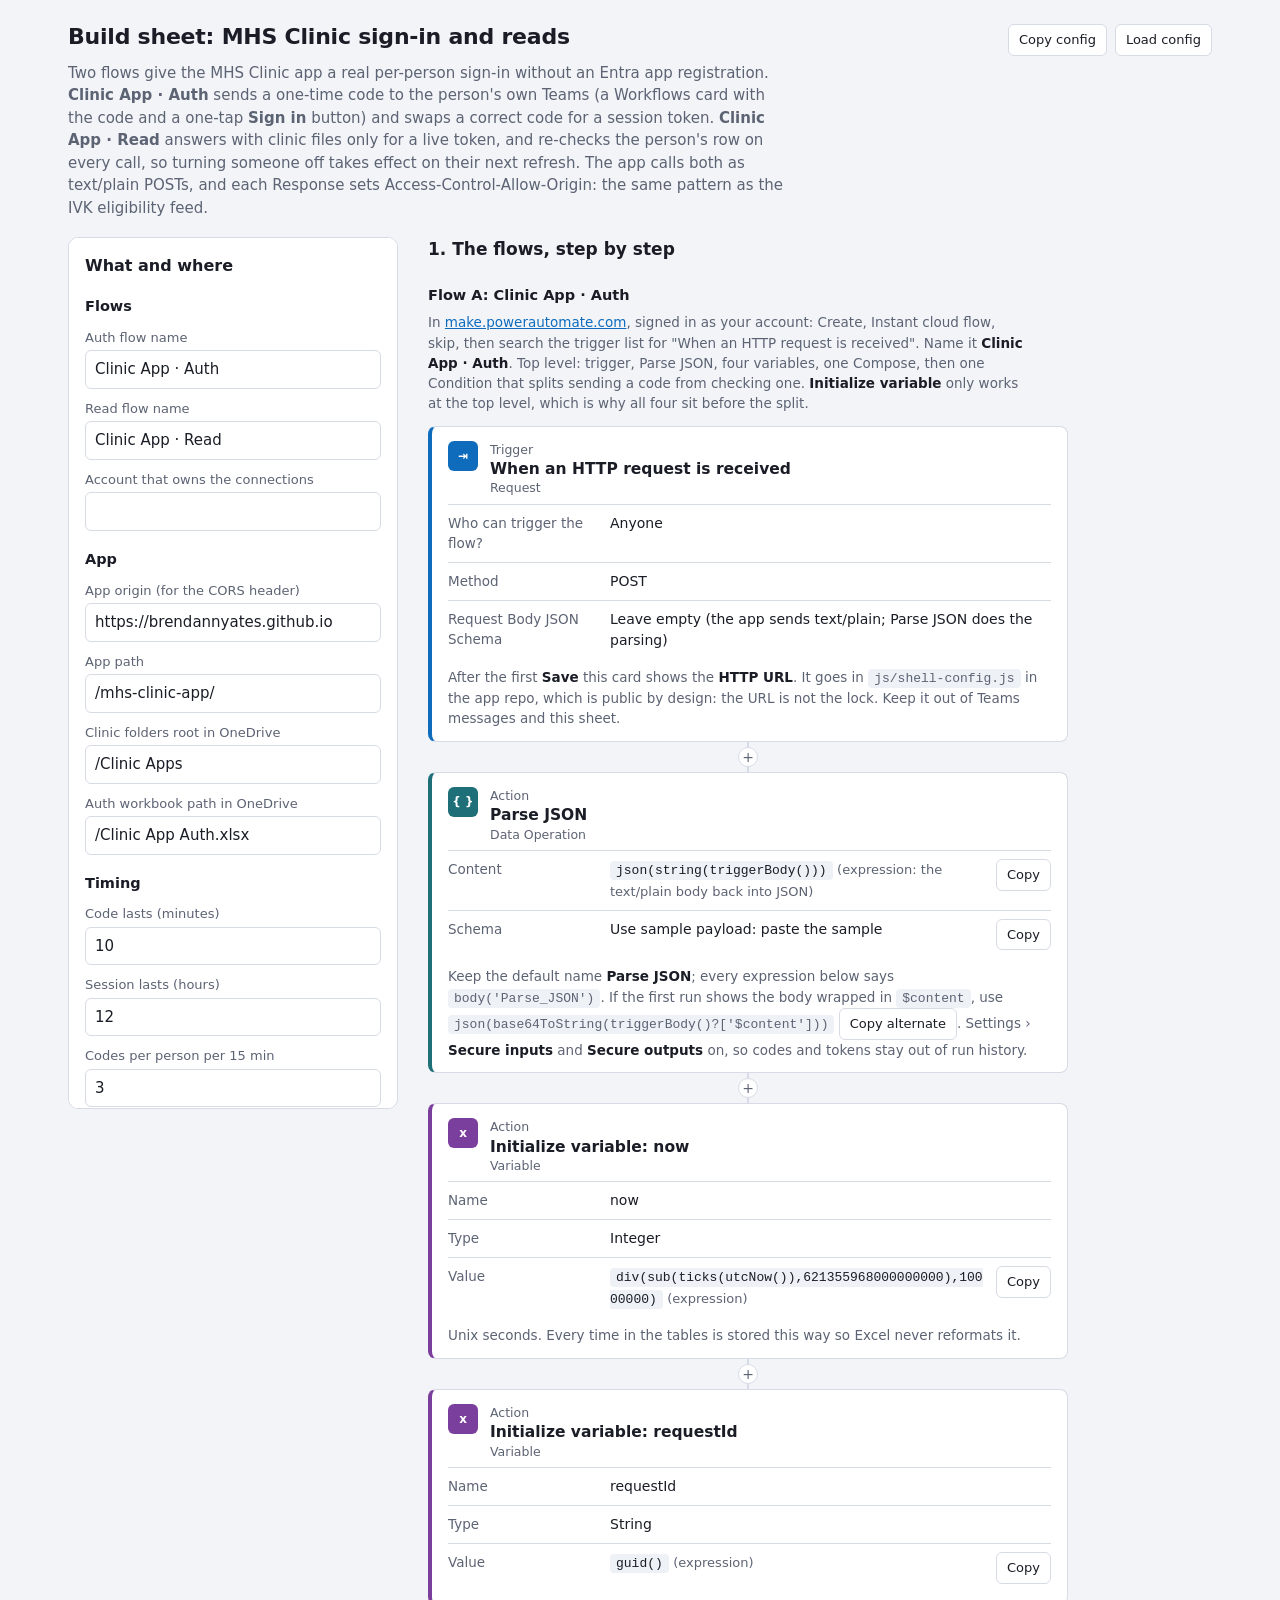
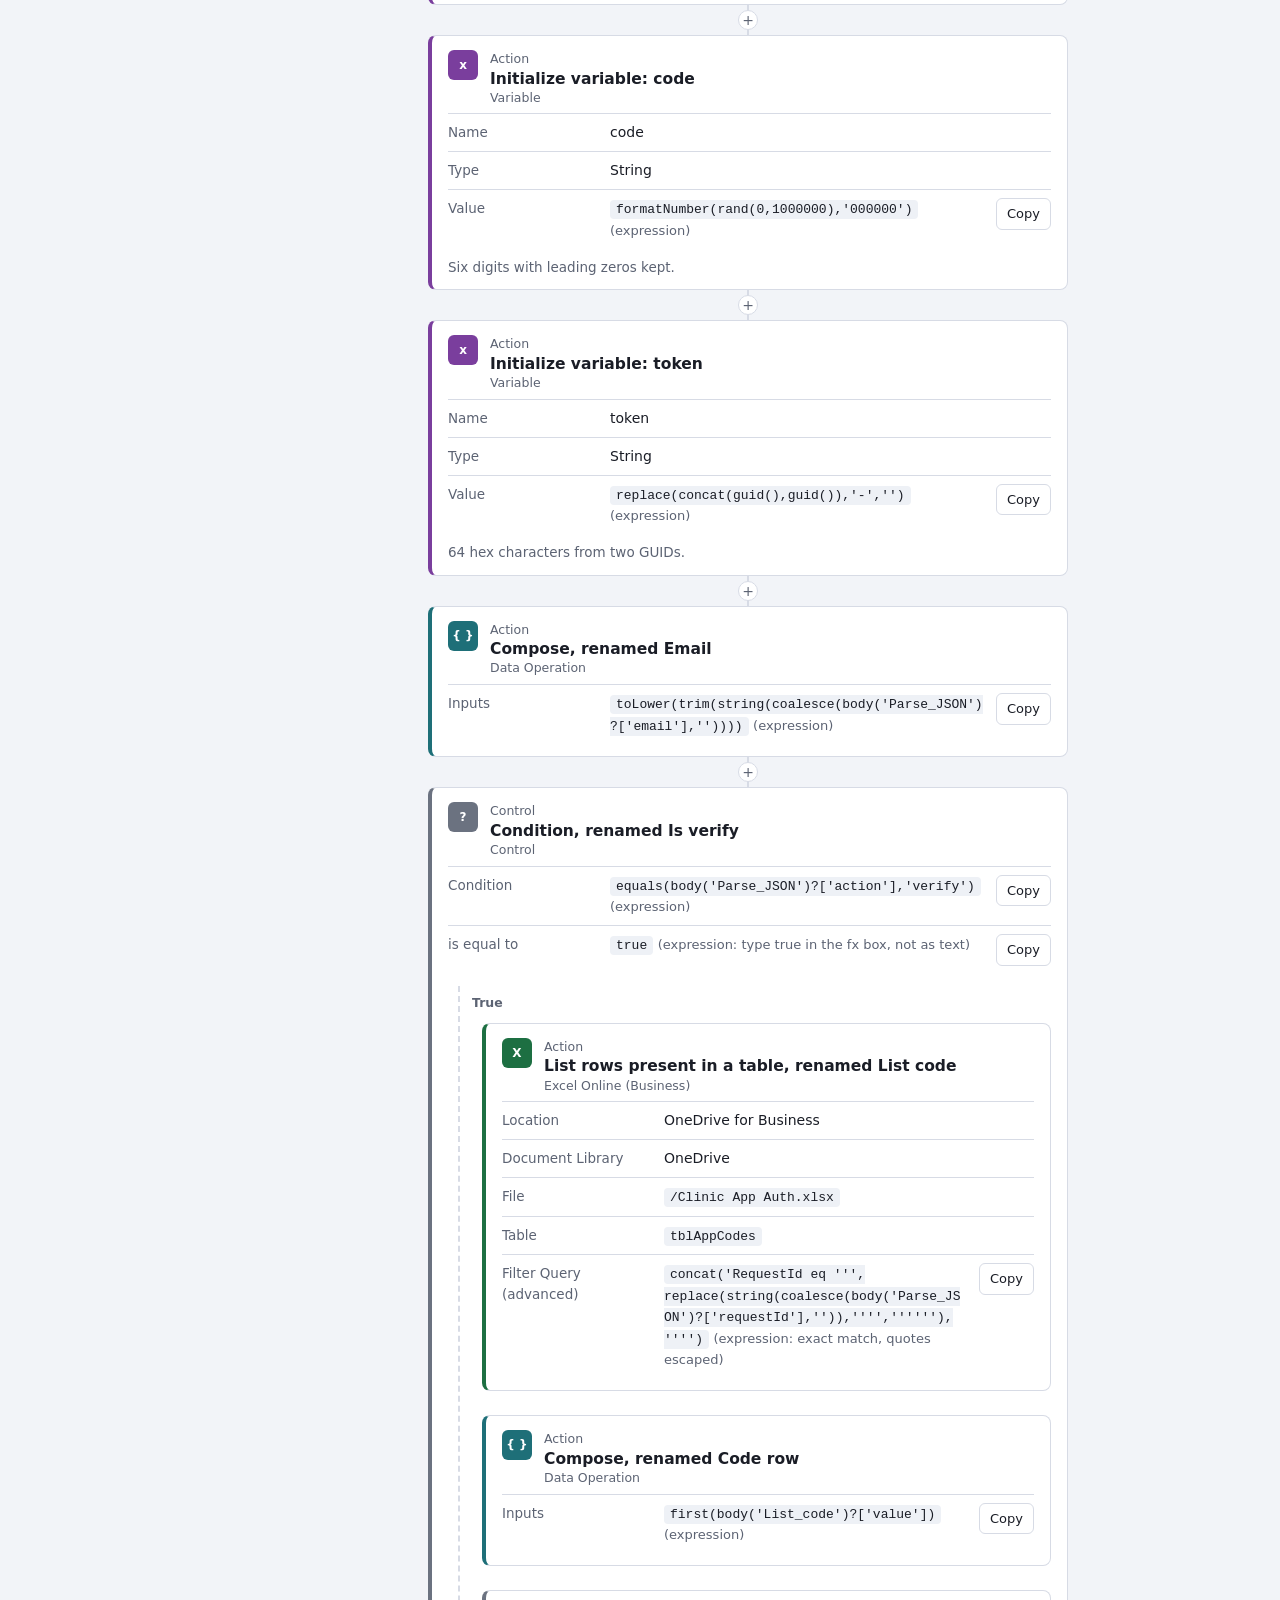
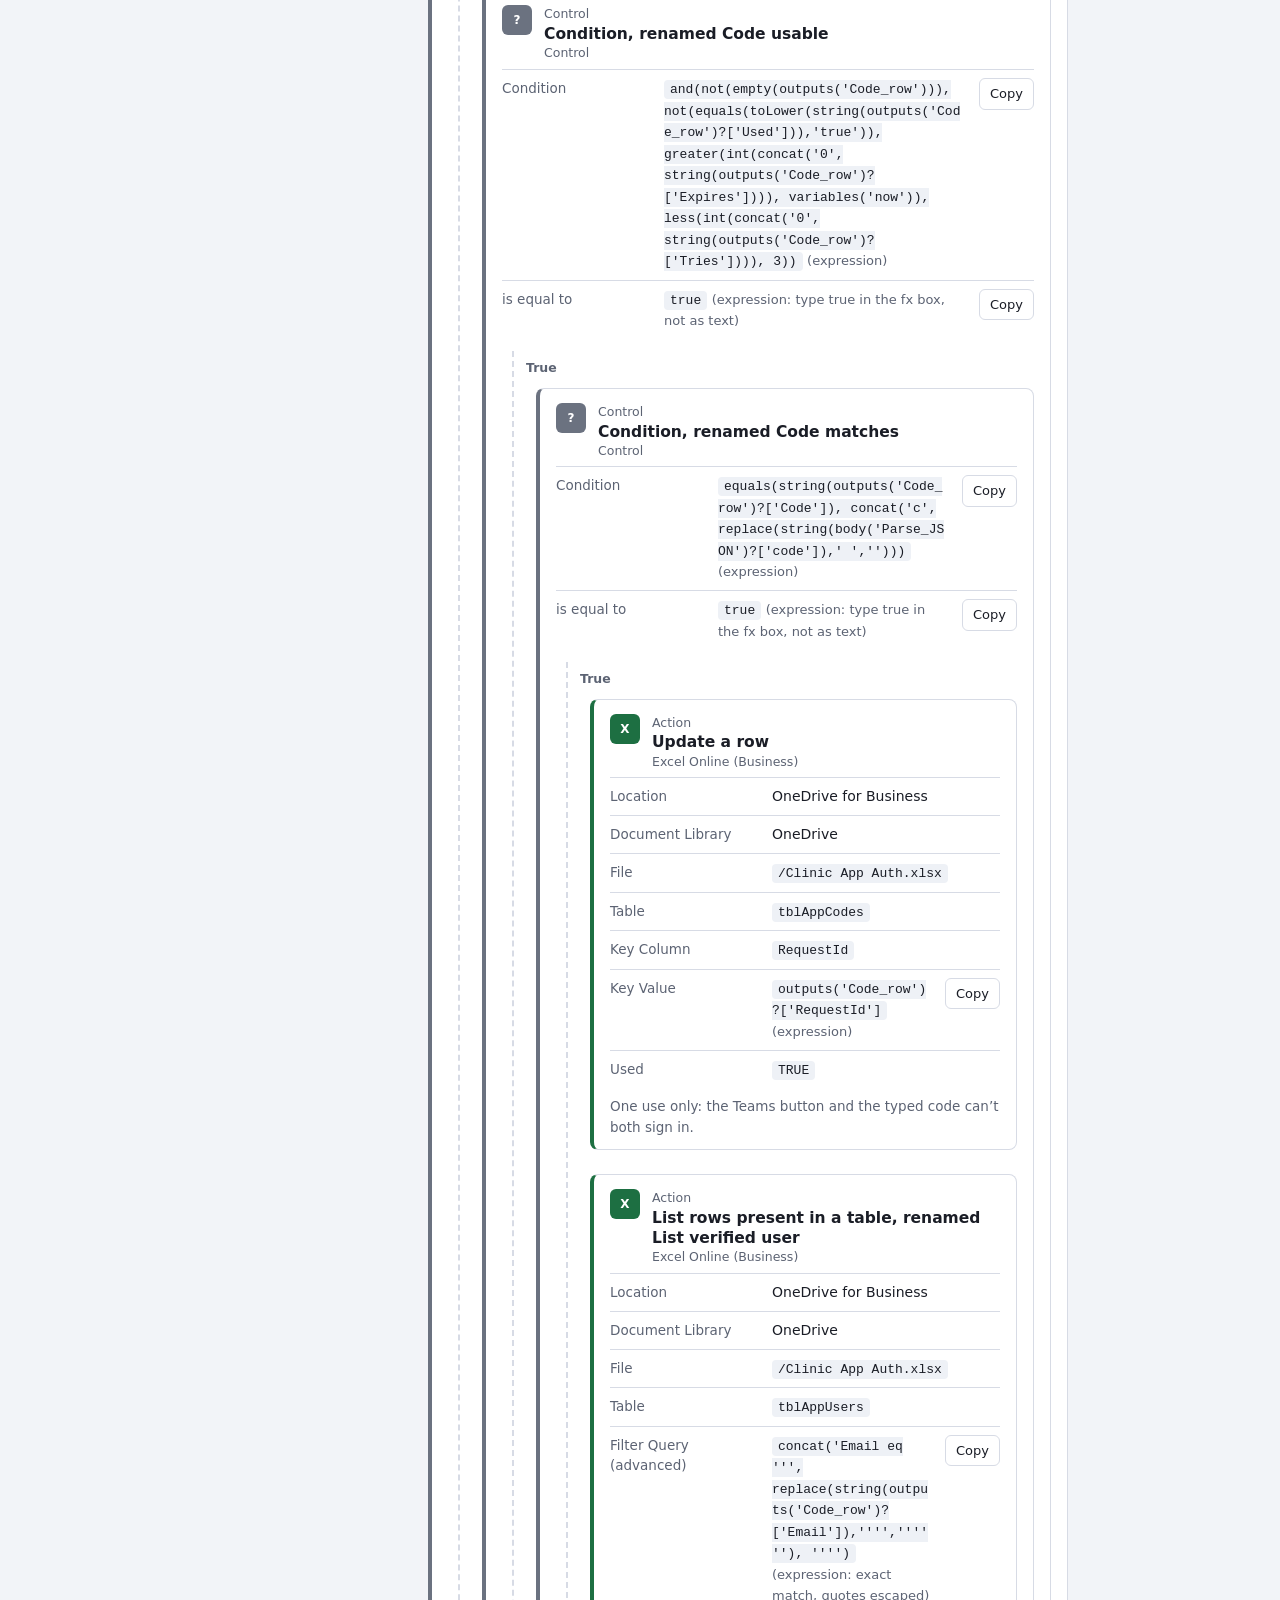
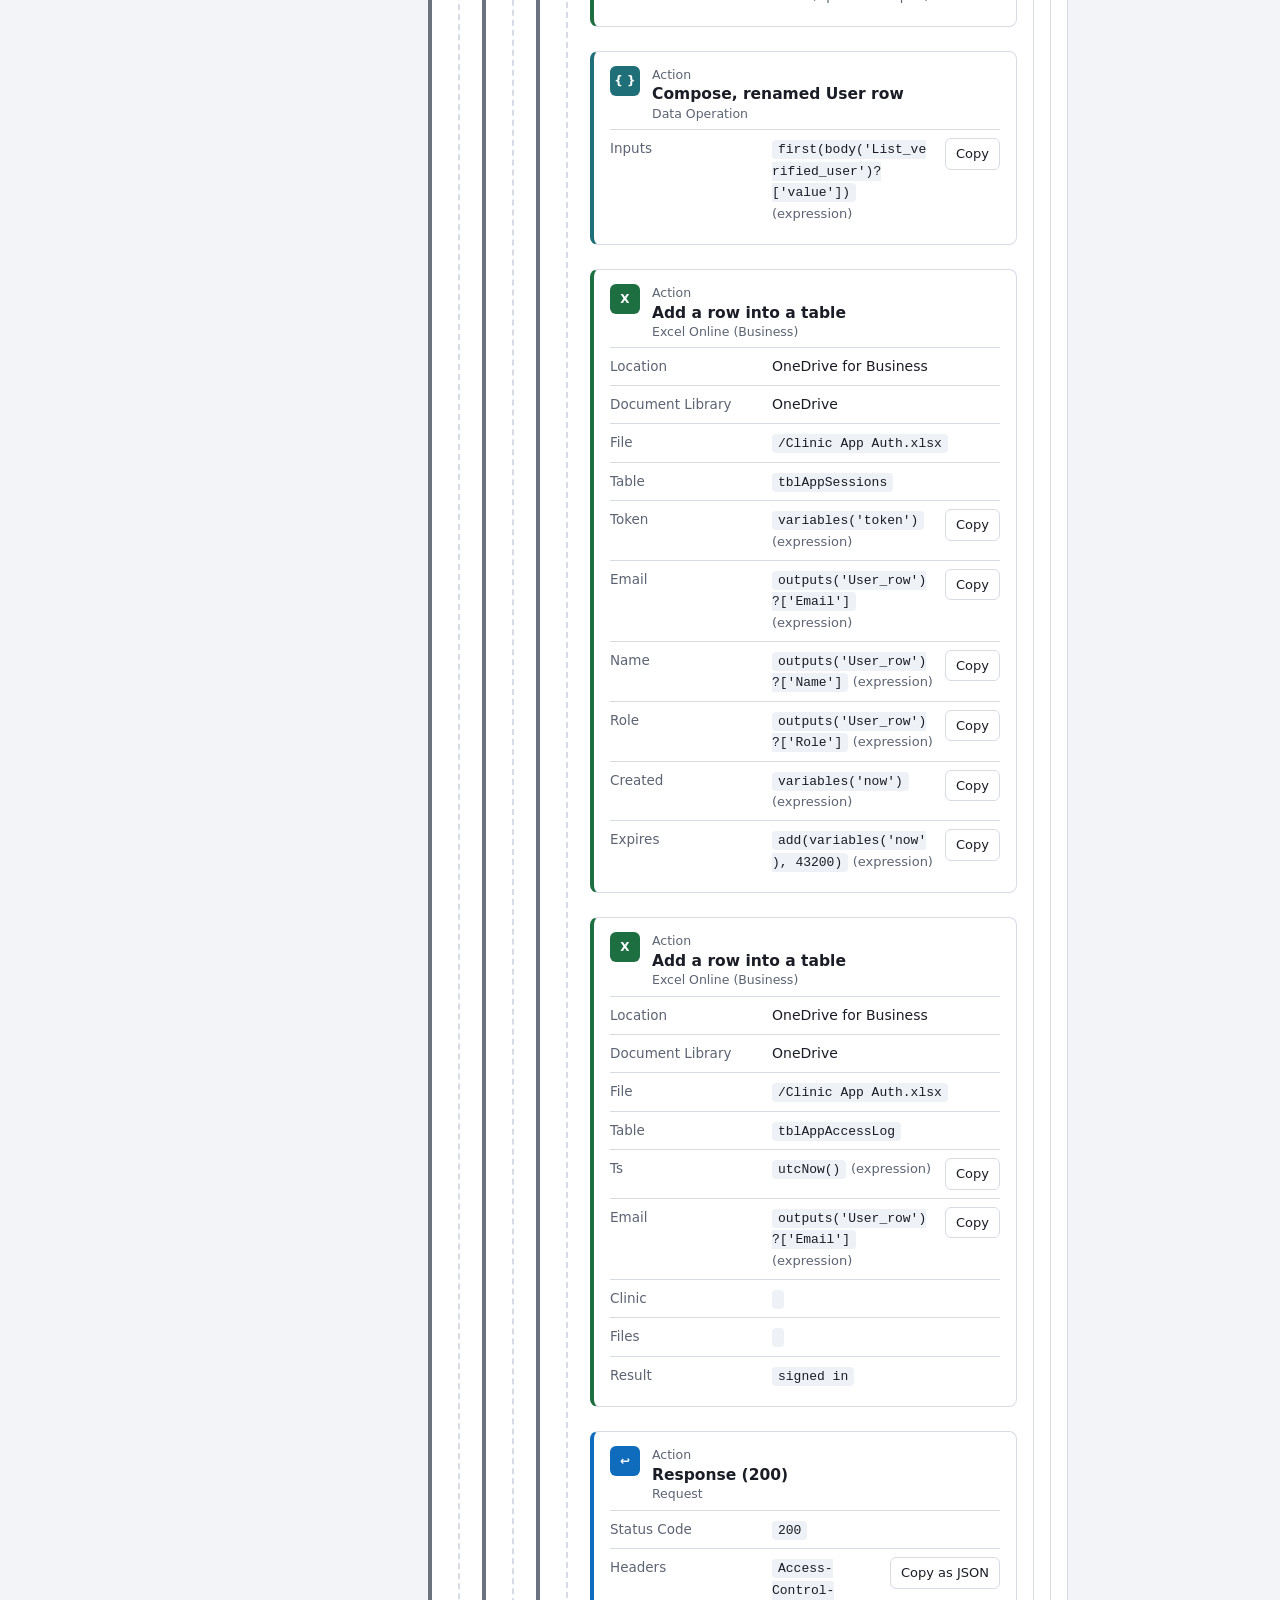
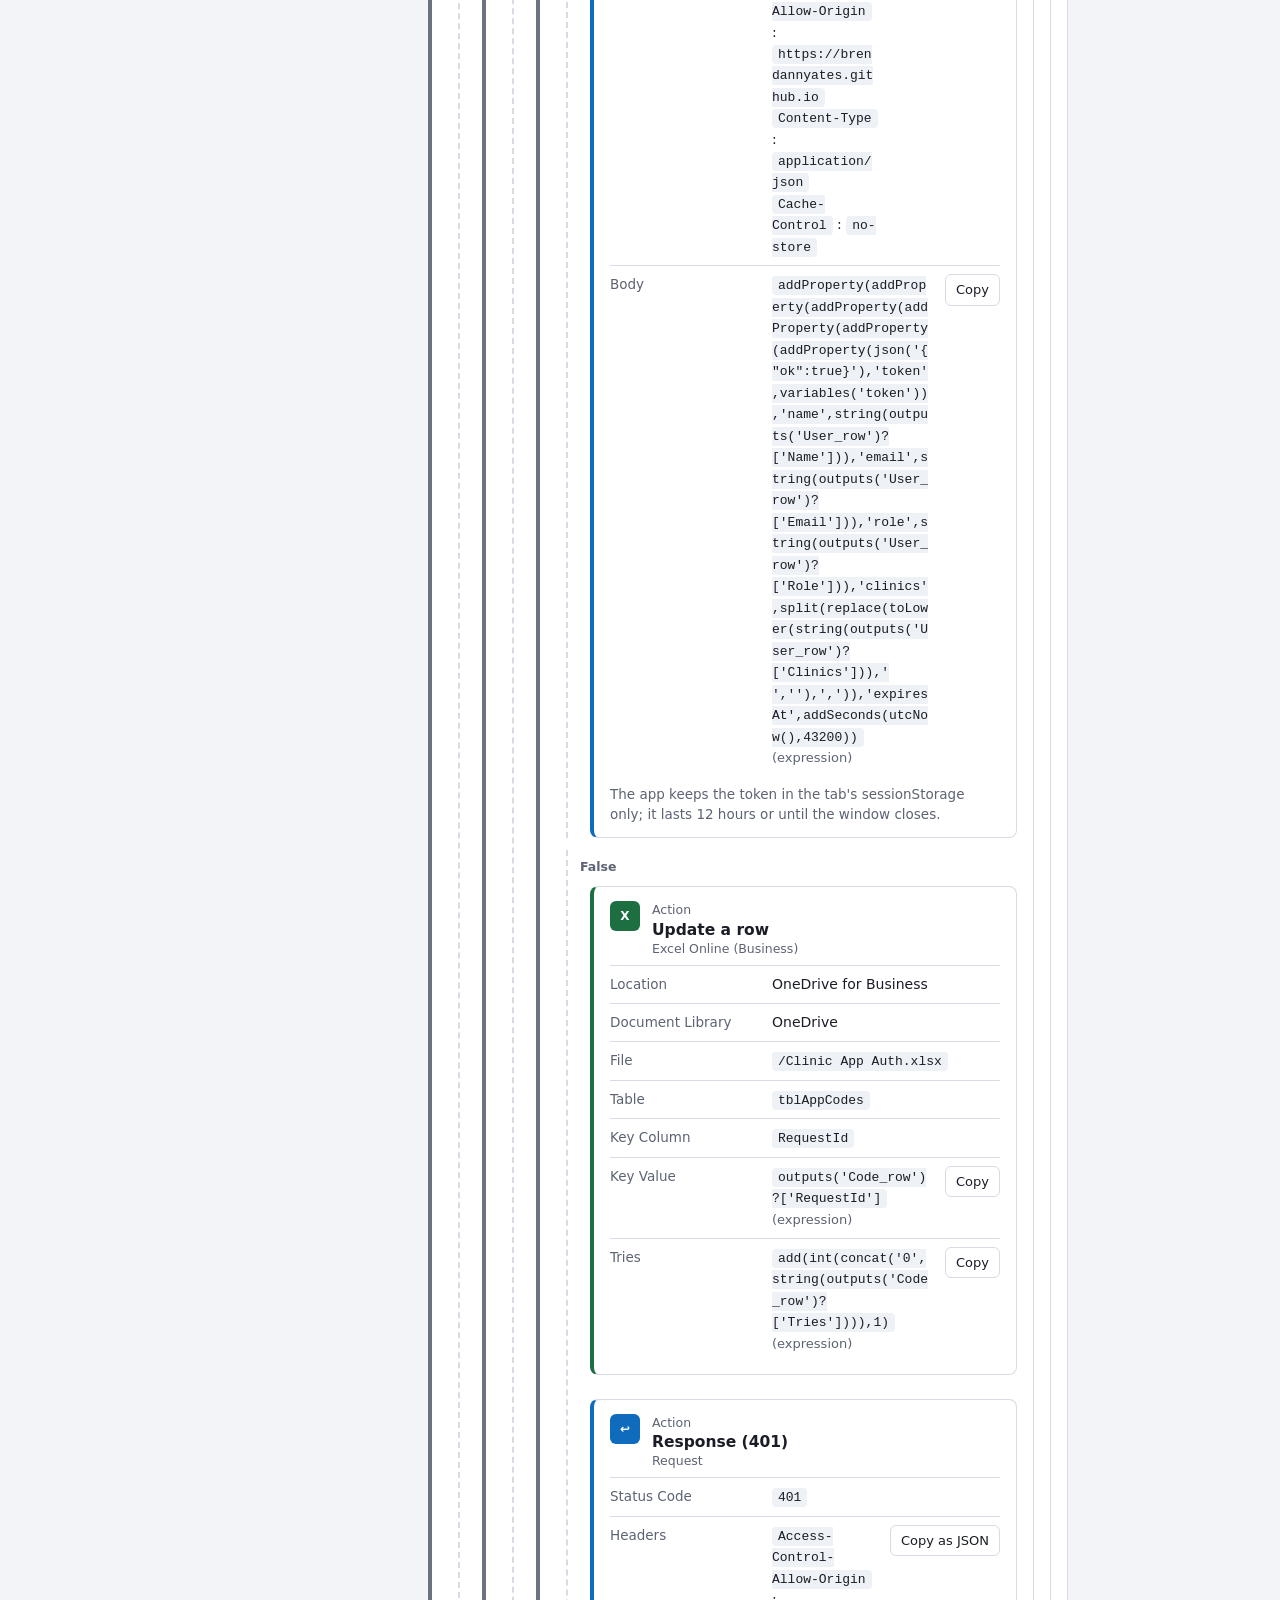
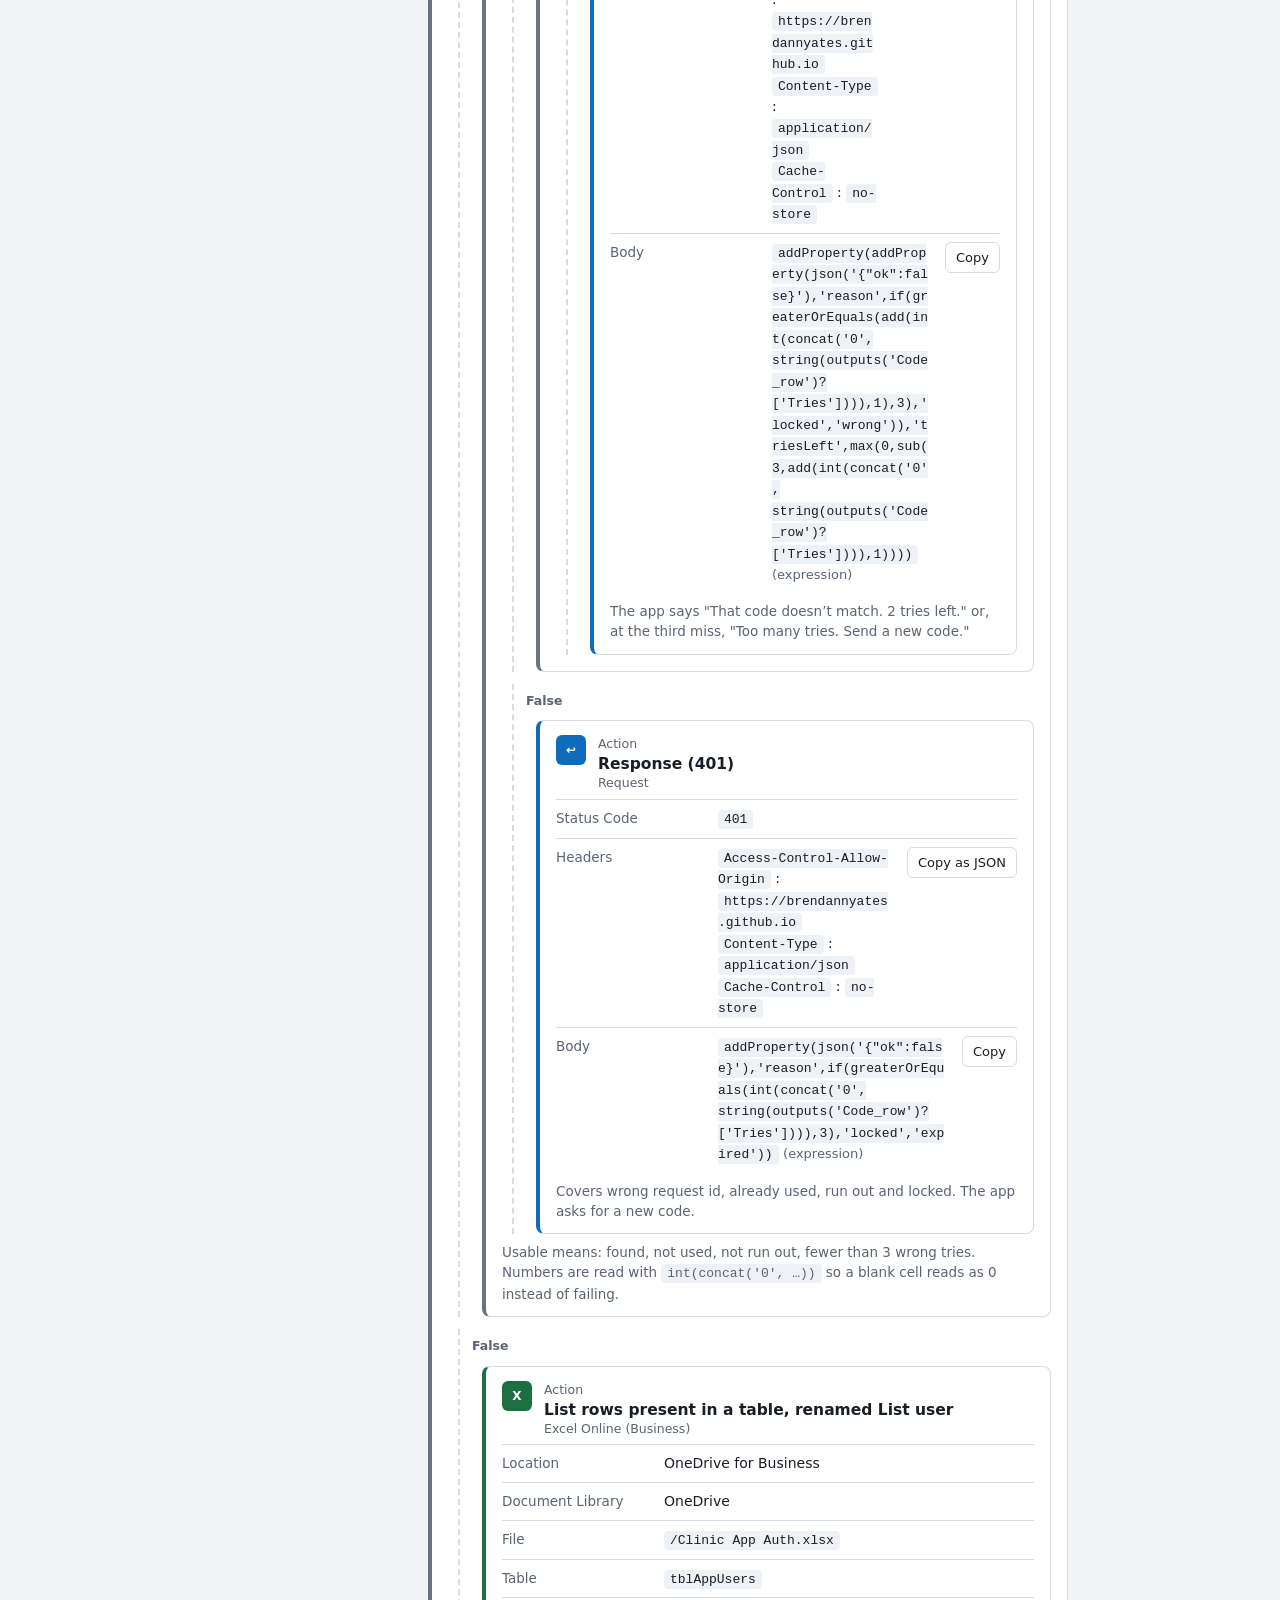
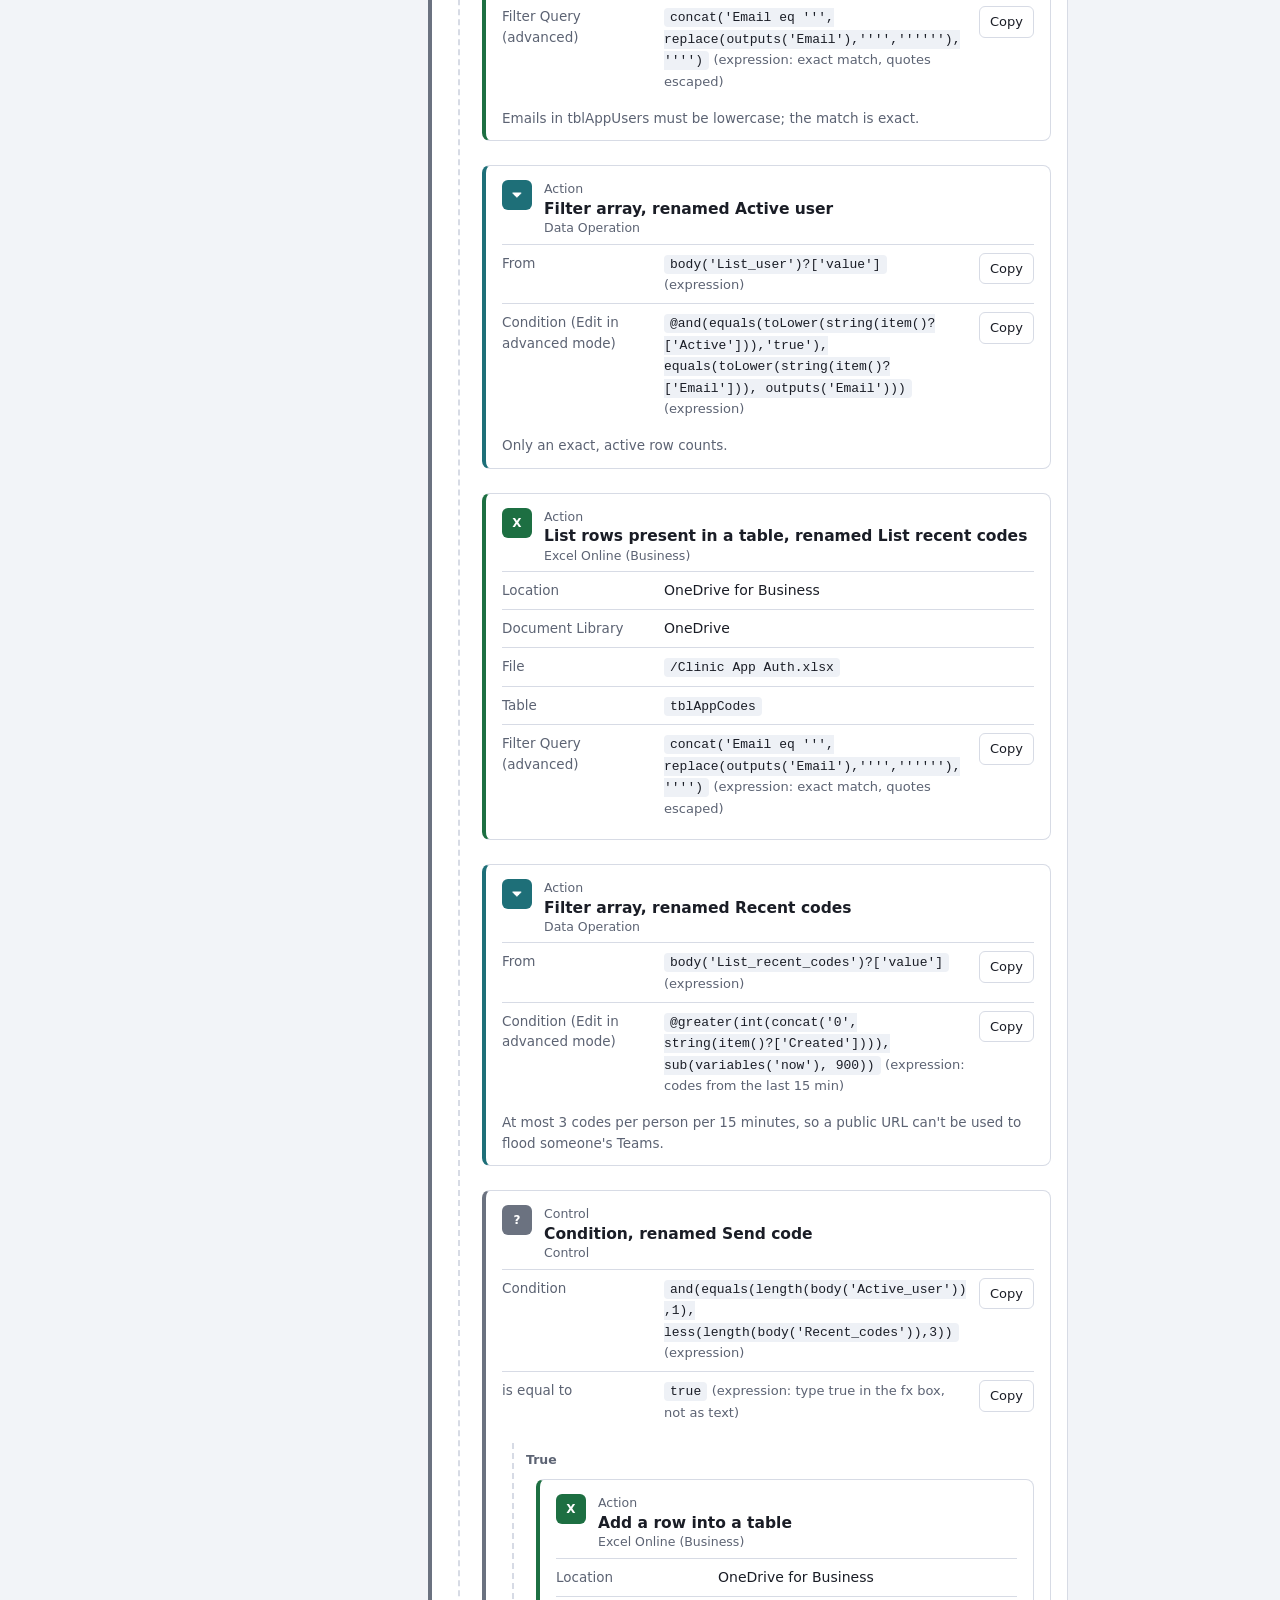
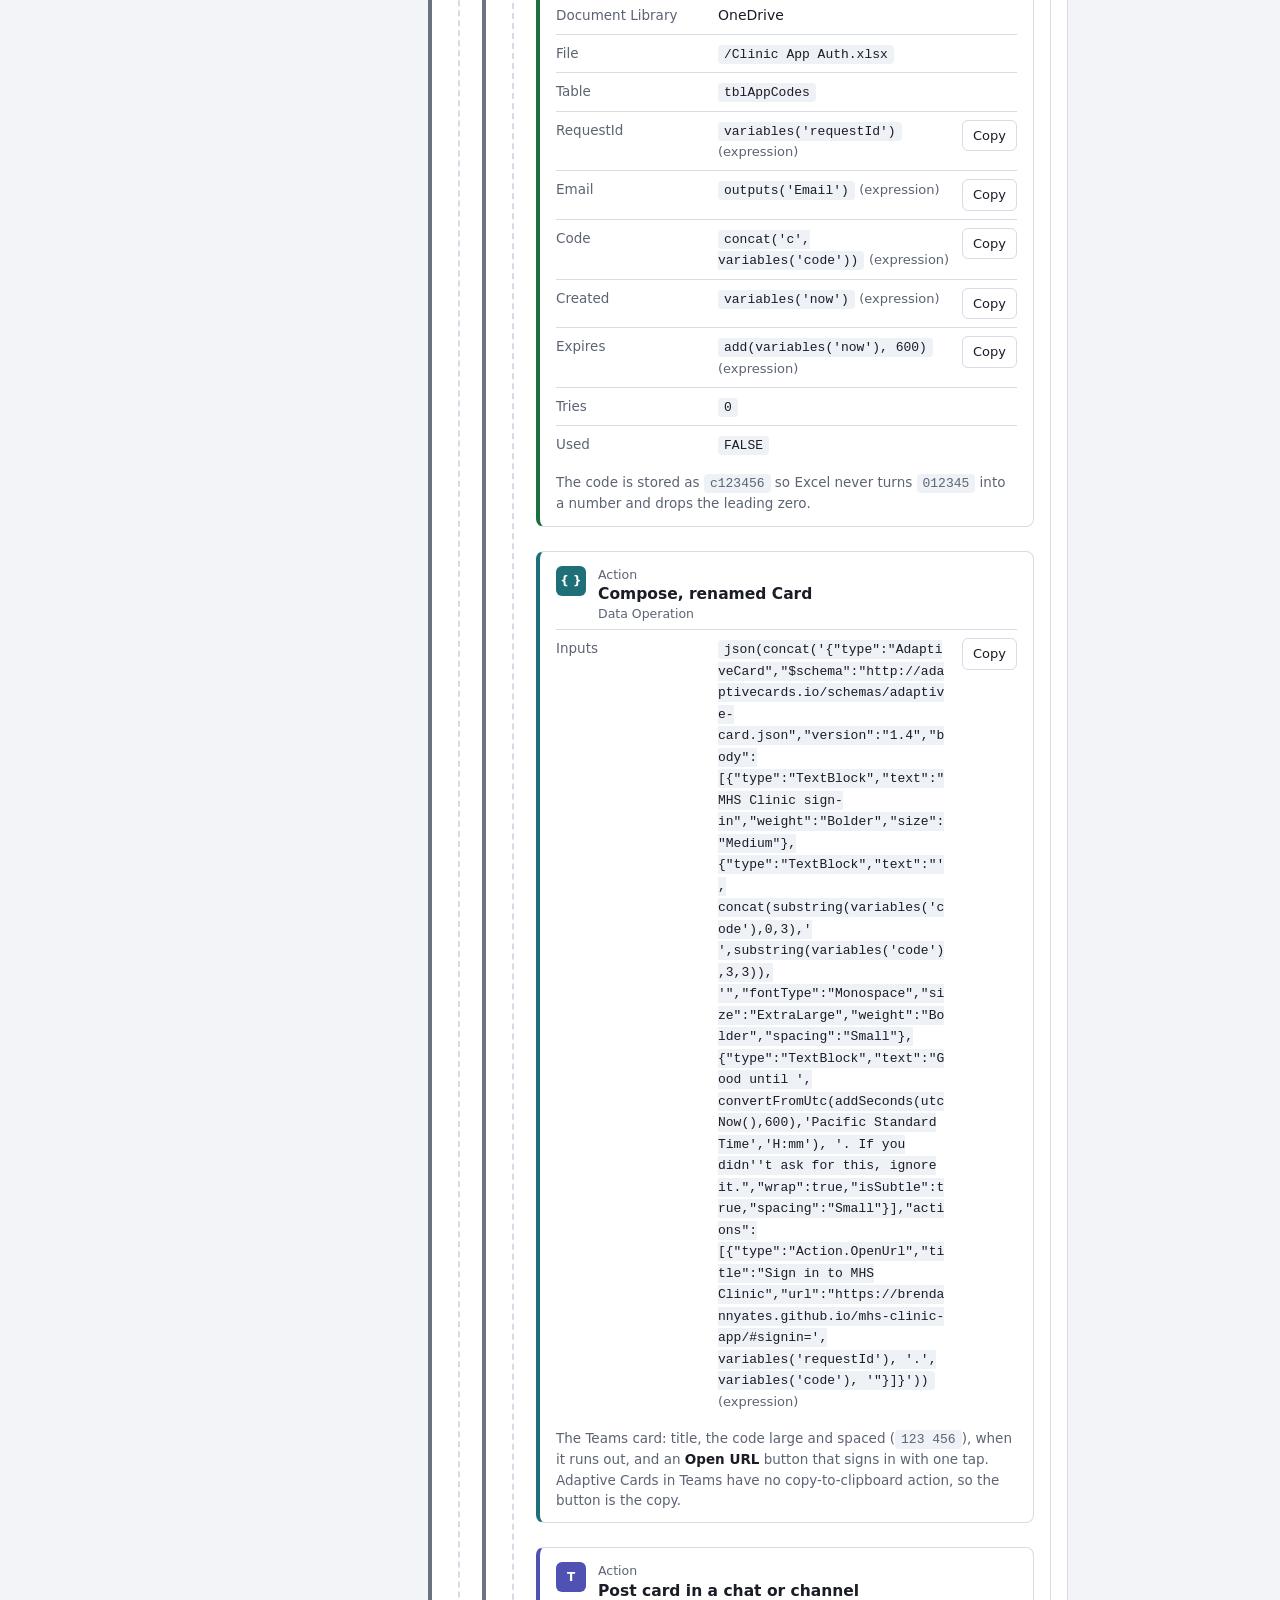
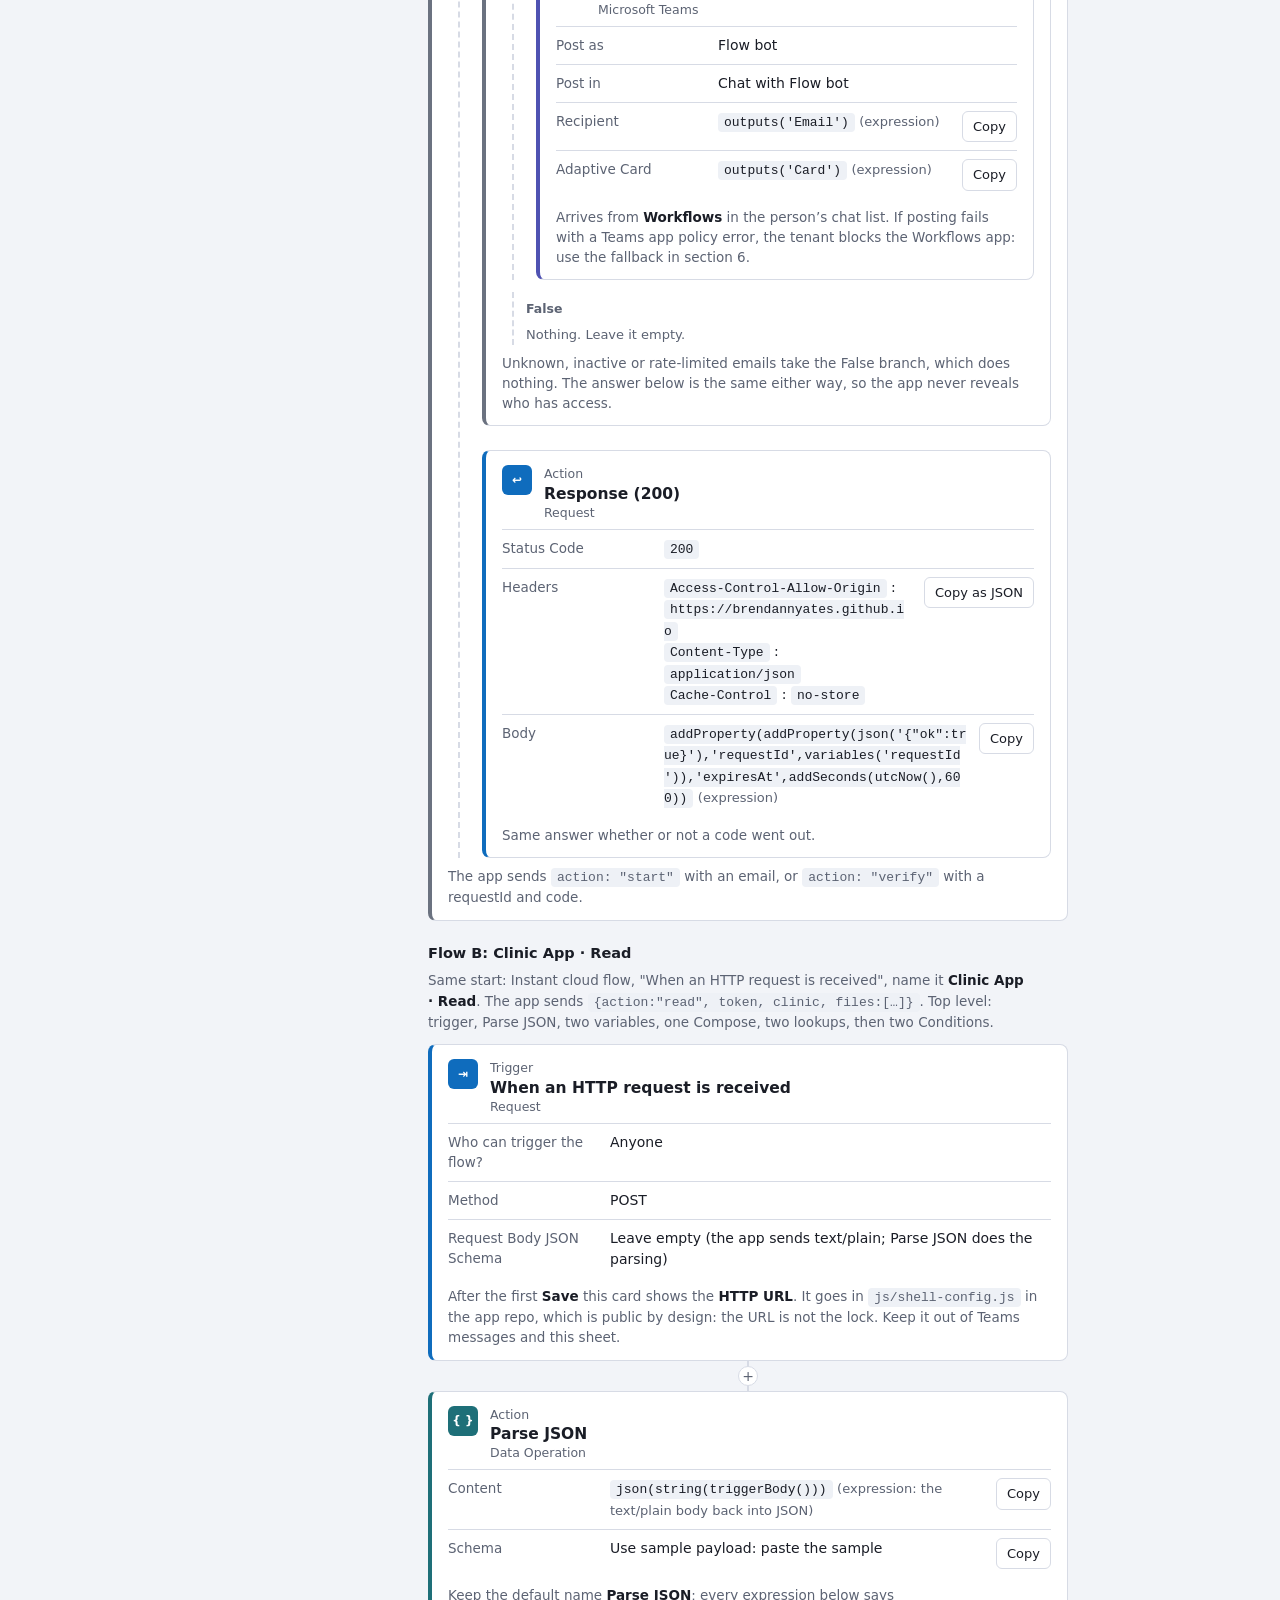
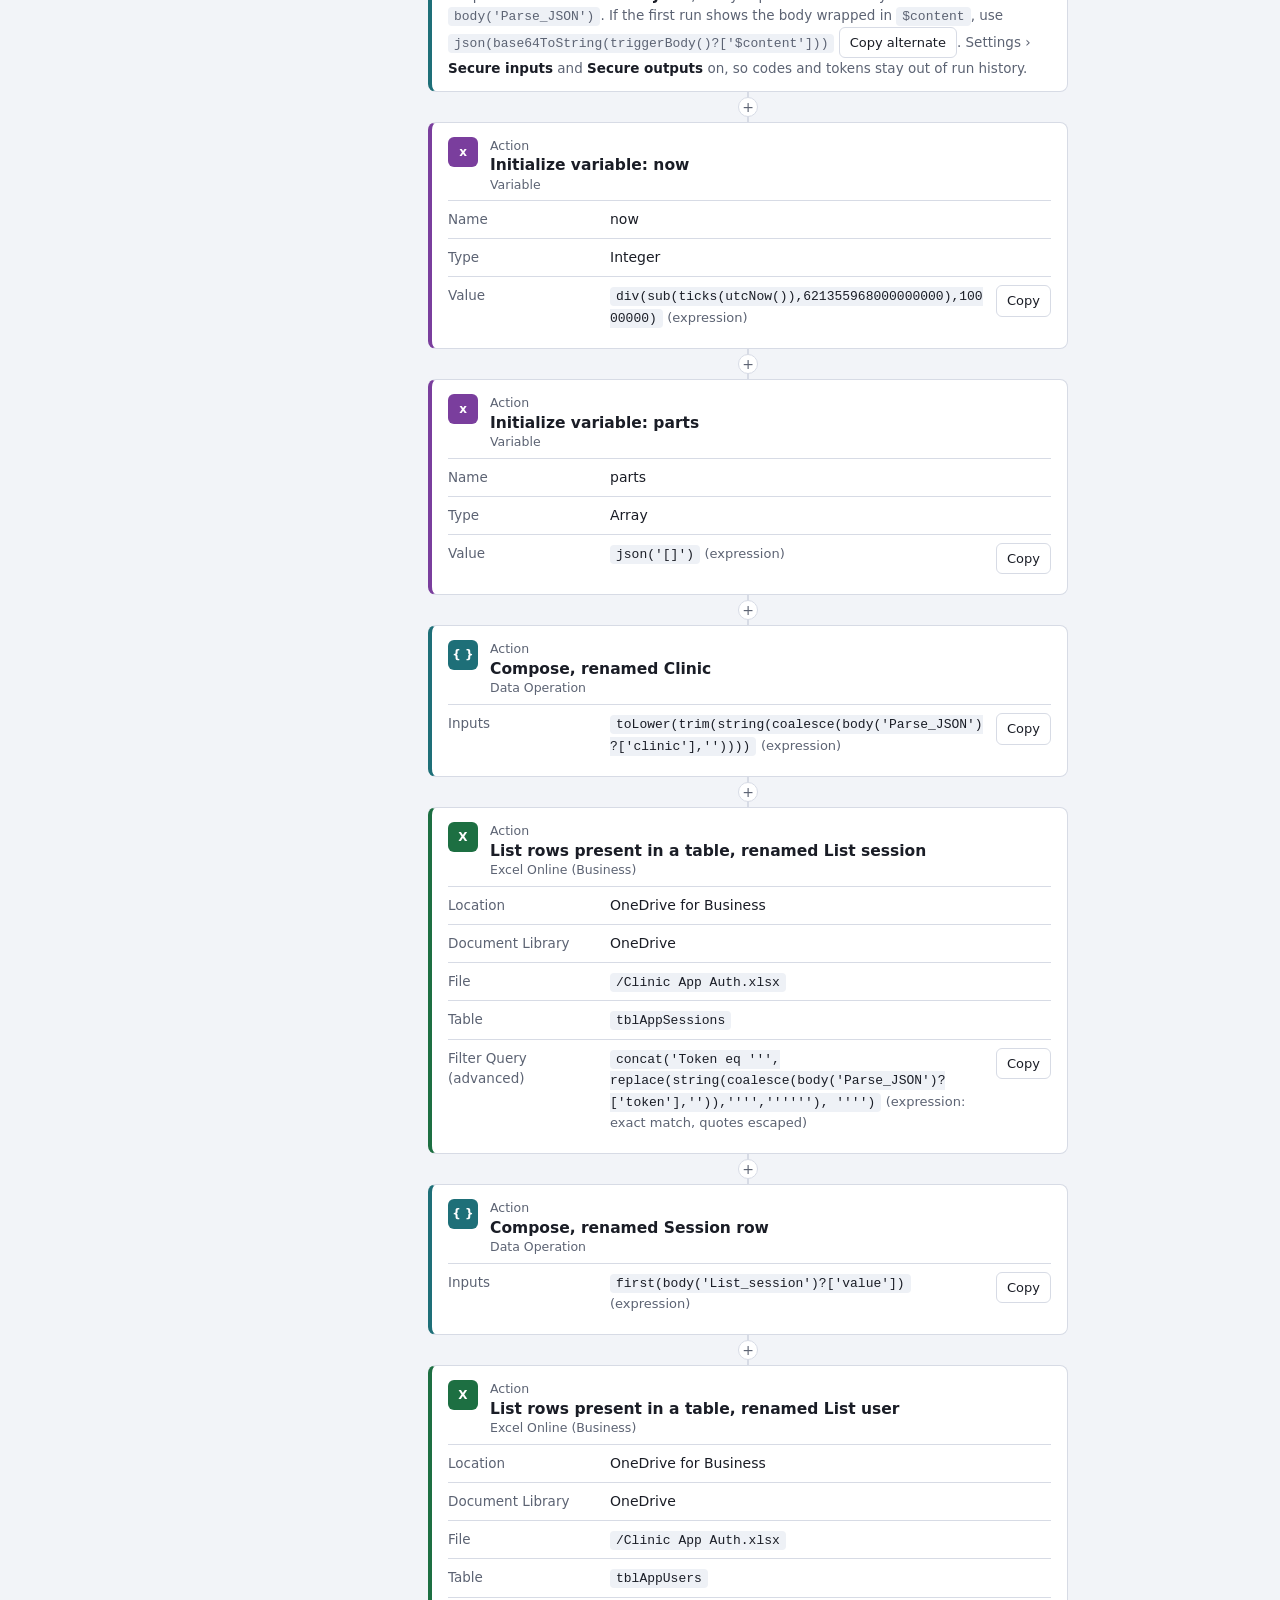
<file: flows/clinic-app-sign-in.html>
<!doctype html>
<html lang="en">
<head>
<meta charset="utf-8">
<meta name="viewport" content="width=device-width, initial-scale=1">
<meta name="robots" content="noindex,nofollow">
<title>Build sheet: MHS Clinic sign-in and reads</title>
<style>
:root{
  color-scheme:light;
  --bg:#F2F4F8; --surface:#FFFFFF; --ink:#1A1D26; --muted:#5C6373; --line:#D7DBE5;
  --teams:#4F52B2; --dataop:#1E6F78; --control:#6B7280; --variable:#7A3E9D; --excel:#1D6F42; --http:#0F6CBD; --od:#0364B8;
  --btn:#0F6CBD; --btn-ink:#FFFFFF; --code:#EEF1F6; --ok:#0E7A3E; --warn:#A8520A; --bad:#B42318;
}
@media (prefers-color-scheme:dark){
  :root{
    color-scheme:dark;
    --bg:#13151A; --surface:#1C1F26; --ink:#E6E8EE; --muted:#9AA1B2; --line:#2D323D;
    --teams:#8F92EC; --dataop:#63B9C3; --control:#9AA1B2; --variable:#C18AE0; --excel:#4FBF7E; --http:#6FB6FF; --od:#6FB6FF;
    --btn:#6FB6FF; --btn-ink:#0B1420; --code:#101217; --ok:#5FD08A; --warn:#F2A866; --bad:#F38B80;
  }
}
*{box-sizing:border-box}
html,body{margin:0;background:var(--bg);color:var(--ink);font:15px/1.5 "Segoe UI",system-ui,-apple-system,"Helvetica Neue",Arial,sans-serif}
code,pre{font-family:ui-monospace,"Cascadia Code",Consolas,Menlo,monospace}
a{color:var(--btn)}
.wrap{max-width:1180px;margin:0 auto;padding:20px 18px 60px}
header{display:flex;flex-wrap:wrap;gap:10px;align-items:baseline;justify-content:space-between;margin-bottom:6px}
h1{font-size:22px;font-weight:600;margin:0;letter-spacing:-0.01em}
h2{font-size:17px;font-weight:600;margin:34px 0 10px}
h3{font-size:14.5px;font-weight:600;margin:22px 0 6px}
.lede{color:var(--muted);margin:0 0 18px;max-width:76ch}
.grid{display:grid;grid-template-columns:330px minmax(0,1fr);gap:30px;align-items:start}
@media (max-width:920px){.grid{grid-template-columns:1fr}}
.cfg{background:var(--surface);border:1px solid var(--line);border-radius:10px;padding:16px}
@media (min-width:921px){.cfg{position:sticky;top:14px;max-height:calc(100vh - 28px);overflow:auto}}
.cfg h2{margin:0 0 10px;font-size:16px}
.cfg h3{margin:18px 0 6px}
label.lbl{display:block;font-size:13px;color:var(--muted);margin:10px 0 3px}
input[type=text],input[type=number],textarea{font:inherit;width:100%;padding:7px 9px;border:1px solid var(--line);border-radius:6px;background:var(--surface);color:var(--ink)}
.hint{font-size:12.5px;color:var(--muted);margin:4px 0 0}
.hint.warn{color:var(--warn)}
.rules{font-size:13.5px;margin:4px 0 0;padding:10px 12px;background:var(--code);border-radius:6px}
.rules p{margin:0 0 6px}.rules p:last-child{margin:0}
.btn{font:inherit;font-size:13px;padding:5px 10px;border-radius:6px;border:1px solid var(--line);background:var(--surface);color:var(--ink);cursor:pointer}
.btn:hover{border-color:var(--muted)}
.btn.p{background:var(--btn);color:var(--btn-ink);border-color:transparent}
.btn:focus-visible,input:focus-visible,textarea:focus-visible,summary:focus-visible{outline:2px solid var(--btn);outline-offset:2px}
.actions{display:flex;gap:8px;flex-wrap:wrap;margin-top:10px}
.flow{max-width:640px}
.card{background:var(--surface);border:1px solid var(--line);border-left:4px solid var(--c,var(--line));border-radius:8px;padding:14px 16px 12px}
.card .card{margin:10px 0 4px 10px}
.branch{margin:12px 0 0 10px;padding:8px 0 0 12px;border-left:2px dashed var(--line)}
.branch > .bl{font-size:12.5px;font-weight:600;color:var(--muted);margin-bottom:6px}
.ch{display:flex;gap:12px;align-items:flex-start;margin-bottom:6px}
.ico{flex:none;width:30px;height:30px;border-radius:6px;display:grid;place-items:center;color:#fff;font-weight:700;font-size:12px}
.kind{font-size:12.5px;color:var(--muted)}
.title{font-weight:600;font-size:15.5px;line-height:1.3}
.conn{font-size:12.5px;color:var(--muted)}
.f{display:grid;grid-template-columns:150px minmax(0,1fr) auto;gap:6px 12px;align-items:start;padding:8px 0;border-top:1px solid var(--line)}
.f .l{color:var(--muted);font-size:13.5px}
.f .v{font-size:14px;word-break:break-word}
.f .v code,.note code,.after code,.hint code,.rules code,li code,p code{background:var(--code);padding:2px 6px;border-radius:4px;font-size:13px}
@media (max-width:540px){.f{grid-template-columns:minmax(0,1fr) auto}.f .l{grid-column:1/-1;padding-bottom:0}}
.note{font-size:13.5px;color:var(--muted);margin:8px 0 0}
.note b,.after b{color:var(--ink);font-weight:600}
.link{height:30px;width:2px;background:var(--line);margin:0 auto;position:relative}
.link span{position:absolute;left:50%;top:50%;transform:translate(-50%,-50%);width:20px;height:20px;border-radius:50%;border:1px solid var(--line);background:var(--surface);color:var(--muted);font-size:14px;line-height:18px;text-align:center}
.after{font-size:13.5px;color:var(--muted);margin:14px 0 0;max-width:70ch}
pre{background:var(--code);border:1px solid var(--line);border-radius:6px;padding:10px 12px;overflow:auto;font-size:12.5px;line-height:1.5;margin:6px 0 0;white-space:pre}
.pre-wrap{position:relative}
.pre-wrap .btn{position:absolute;top:10px;right:8px}
details{margin-top:8px}
summary{cursor:pointer;color:var(--muted);font-size:13.5px}
table{border-collapse:collapse;width:100%;font-size:13.5px;background:var(--surface)}
th,td{border:1px solid var(--line);padding:6px 8px;text-align:left;vertical-align:top;word-break:break-word}
th{font-weight:600;background:var(--code)}
.tbl-head{display:flex;justify-content:space-between;align-items:baseline;gap:10px;margin-top:14px}
.tbl-head h3{margin:0}
ul.check{padding-left:20px;margin:6px 0 0;max-width:72ch}
ul.check li{margin:5px 0}
.small{font-size:13px;color:var(--muted)}
.decision{margin:10px 0 0;padding:10px 12px;border-radius:6px;border:1px solid var(--line);border-left:4px solid var(--ok);background:var(--surface);font-size:14px}
.decision.warn{border-left-color:var(--warn)}
.tc{max-width:420px;border:1px solid var(--line);border-left:4px solid var(--teams);border-radius:8px;padding:14px 16px;background:var(--surface)}
.tc .t1{font-weight:600}.tc .t2{font:700 30px/1.2 ui-monospace,Consolas,monospace;letter-spacing:.06em;margin:4px 0}
.tc .t3{color:var(--muted);font-size:13.5px}
.tc .ab{display:block;text-align:center;margin-top:10px;padding:8px;border:1px solid var(--line);border-radius:6px;font-weight:600}
</style>
</head>
<body>
<div class="wrap">
<header>
  <h1>Build sheet: MHS Clinic sign-in and reads</h1>
  <div class="actions" style="margin:0">
    <button class="btn" id="btnExport">Copy config</button>
    <button class="btn" id="btnImportToggle">Load config</button>
  </div>
</header>
<p class="lede">Two flows give the MHS Clinic app a real per-person sign-in without an Entra app registration. <b>Clinic App · Auth</b> sends a one-time code to the person's own Teams (a Workflows card with the code and a one-tap <b>Sign in</b> button) and swaps a correct code for a session token. <b>Clinic App · Read</b> answers with clinic files only for a live token, and re-checks the person's row on every call, so turning someone off takes effect on their next refresh. The app calls both as text/plain POSTs, and each Response sets Access-Control-Allow-Origin: the same pattern as the IVK eligibility feed.</p>
<div id="importBox" hidden style="margin-bottom:14px">
  <textarea id="importText" rows="3" placeholder="Paste a config copied earlier, then Load"></textarea>
  <div class="actions"><button class="btn p" id="btnImport">Load</button><button class="btn" id="btnImportCancel">Cancel</button></div>
</div>
<div class="grid">
  <aside class="cfg" id="cfg"></aside>
  <main id="out"></main>
</div>
</div>
<script type="text/plain" id="srcData">// Every call to Power Automate goes through here. Nothing read is cached or stored.
// Calls are text/plain POSTs: a "simple" request with no preflight. Each flow's Response action sets
// Access-Control-Allow-Origin so the browser lets the app read the answer (same pattern as the IVK eligibility feed).
(function (root) {
  'use strict';

  class FlowError extends Error {
    constructor(kind, detail, status, body) { super(detail); this.kind = kind; this.status = status || 0; this.body = body || null; }
  }

  async function call(url, body) {
    if (root.Demo) return root.Demo.call(body);
    if (!url) throw new FlowError('setup', 'no flow url');
    let res;
    try {
      res = await fetch(url, { method: 'POST', headers: { 'Content-Type': 'text/plain;charset=UTF-8' }, body: JSON.stringify(body), cache: 'no-store', referrerPolicy: 'no-referrer' });
    } catch (e) { throw new FlowError('blocked', e && e.message); }
    const text = await res.text().catch(() => '');
    let data = null; try { data = JSON.parse(text.replace(/^﻿/, '')); } catch (e) { /* not json */ }
    if (res.status === 401) throw new FlowError('signin', 'HTTP 401', 401, data);
    if (res.status === 403) throw new FlowError('denied', 'HTTP 403', 403, data);
    if (res.status === 429) throw new FlowError('busy', 'HTTP 429', 429, data);
    if (!res.ok || !data) throw new FlowError('http', `HTTP ${res.status}`, res.status, data);
    return data;
  }

  const S = () => root.SHELL || {};
  const start = (email) => call(S().authUrl, { action: 'start', email });
  const verify = (requestId, code) => call(S().authUrl, { action: 'verify', requestId, code });
  // files: names from the Read flow's allowlist (config, readiness, ...). The flow answers
  // { ok, clinic, files: [{ name, content }] } (content null when the file is missing); the app gets { name: content }.
  // Right after sign-in, Excel can lag a few seconds before the new session row shows, so a 401 in the first 30 s is retried.
  let signedInAt = 0;
  const markSignedIn = () => { signedInAt = Date.now(); };
  const wait = (ms) => new Promise((r) => setTimeout(r, ms));
  async function read(token, clinic, files) {
    for (let i = 0; ; i++) {
      try {
        const r = await call(S().readUrl, { action: 'read', token, clinic, files });
        const out = {};
        for (const f of Array.isArray(r.files) ? r.files : []) if (f && f.name) out[f.name] = f.content == null ? null : f.content;
        if (r.files && !Array.isArray(r.files)) Object.assign(out, r.files);
        return { ok: r.ok, clinic: r.clinic, files: out };
      } catch (e) {
        if (e.kind === 'signin' && i < 3 && Date.now() - signedInAt < 30000) { await wait(3000); continue; }
        throw e;
      }
    }
  }

  function explain(e) {
    switch (e && e.kind) {
      case 'signin': return 'Your sign-in ran out. Sign in again.';
      case 'denied': return "You don't have access to this clinic. Ask Brendan to add it to your account.";
      case 'busy': return 'Too many requests right now. Wait a minute and try again.';
      case 'setup': return "This app isn't linked to its flows yet.";
      case 'blocked': return "Couldn't reach the clinic data. Check your connection and try again.";
      default: return 'The clinic data service had a problem. Try again in a minute.';
    }
  }

  root.Data = { call, start, verify, read, explain, markSignedIn, FlowError };
})(self);
</script>
<script>
/* ---------- fixed rules (mirrored in js/data.js and js/app.js) ---------- */
const MAX_TRIES = 3;                     // wrong codes before a code locks
const FILES = ['config','readiness','benefits','schedule','panel-tms','panel-esk','consults','utilization','calls'];
const READ_ACTIONS = 15, SIGNIN_ACTIONS = 24; // actions per run, for the request estimate

const state = {
  authName:'Clinic App · Auth', readName:'Clinic App · Read', account:'',
  origin:'https://brendannyates.github.io', appPath:'/mhs-clinic-app/',
  workbook:'/Clinic App Auth.xlsx', root:'/Clinic Apps',
  codeMin:10, sessionHours:12, maxCodes:3, users:10, pollMin:5, hours:10, allowance:40000,
  testEmail:'', testClinic:'castro'
};
const COPY = {}; let copyN = 0;
const esc = s => String(s ?? '').replace(/[&<>"']/g, c => ({'&':'&amp;','<':'&lt;','>':'&gt;','"':'&quot;',"'":'&#39;'}[c]));
function reg(t){ const id = 'c' + (++copyN); COPY[id] = t; return id; }
function copyBtn(t, label){ return `<button class="btn" data-copy="${reg(t)}">${label || 'Copy'}</button>`; }
async function copyText(t, btn){
  try { await navigator.clipboard.writeText(t); }
  catch(e){ const ta = document.createElement('textarea'); ta.value = t; document.body.appendChild(ta); ta.select(); document.execCommand('copy'); ta.remove(); }
  if (btn){ const o = btn.textContent; btn.textContent = 'Copied'; setTimeout(() => btn.textContent = o, 1400); }
}
const tsv = rows => rows.map(r => r.map(c => String(c ?? '')).join('\t')).join('\n');
function tableHtml(rows){ const [h, ...b] = rows; return `<table><thead><tr>${h.map(c=>`<th>${esc(c)}</th>`).join('')}</tr></thead><tbody>${b.map(r=>`<tr>${r.map(c=>`<td>${esc(c)}</td>`).join('')}</tr>`).join('')}</tbody></table>`; }
const sq = s => String(s).replace(/'/g, "''");           // Power Automate string literal escape
const appUrl = () => state.origin.replace(/\/+$/,'') + '/' + state.appPath.replace(/^\/+|\/+$/g,'') + '/';
const codeSec = () => Math.round(+state.codeMin * 60), sessSec = () => Math.round(+state.sessionHours * 3600);

/* ---------- expressions ---------- */
const X = {};
function buildExpr(){
  const eqFilter = (col, v) => `concat('${col} eq ''', replace(${v},'''',''''''), '''')`;
  const num = v => `int(concat('0', string(${v})))`;
  X.NOW = `div(sub(ticks(utcNow()),621355968000000000),10000000)`;
  X.PARSE = `json(string(triggerBody()))`;
  X.PARSE_ALT = `json(base64ToString(triggerBody()?['$content']))`;
  X.GUID = `guid()`;
  X.CODE = `formatNumber(rand(0,1000000),'000000')`;
  X.TOKEN = `replace(concat(guid(),guid()),'-','')`;
  X.EMAIL = `toLower(trim(string(coalesce(body('Parse_JSON')?['email'],''))))`;
  X.IS_VERIFY = `equals(body('Parse_JSON')?['action'],'verify')`;
  X.F_USER = eqFilter('Email', `outputs('Email')`);
  X.ACTIVE = `@and(equals(toLower(string(item()?['Active'])),'true'), equals(toLower(string(item()?['Email'])), outputs('Email')))`;
  X.RECENT = `@greater(${num(`item()?['Created']`)}, sub(variables('now'), 900))`;
  X.SEND = `and(equals(length(body('Active_user')),1), less(length(body('Recent_codes')),${+state.maxCodes}))`;
  X.CODE_CELL = `concat('c', variables('code'))`;
  X.EXPIRES_CODE = `add(variables('now'), ${codeSec()})`;
  X.CARD = `json(concat('{"type":"AdaptiveCard","$schema":"http://adaptivecards.io/schemas/adaptive-card.json","version":"1.4","body":[{"type":"TextBlock","text":"MHS Clinic sign-in","weight":"Bolder","size":"Medium"},{"type":"TextBlock","text":"', concat(substring(variables('code'),0,3),' ',substring(variables('code'),3,3)), '","fontType":"Monospace","size":"ExtraLarge","weight":"Bolder","spacing":"Small"},{"type":"TextBlock","text":"Good until ', convertFromUtc(addSeconds(utcNow(),${codeSec()}),'Pacific Standard Time','H:mm'), '. If you didn''t ask for this, ignore it.","wrap":true,"isSubtle":true,"spacing":"Small"}],"actions":[{"type":"Action.OpenUrl","title":"Sign in to MHS Clinic","url":"${sq(appUrl())}#signin=', variables('requestId'), '.', variables('code'), '"}]}'))`;
  X.START_ANSWER = `addProperty(addProperty(json('{"ok":true}'),'requestId',variables('requestId')),'expiresAt',addSeconds(utcNow(),${codeSec()}))`;
  X.F_CODE = eqFilter('RequestId', `string(coalesce(body('Parse_JSON')?['requestId'],''))`);
  X.CODE_ROW = `first(body('List_code')?['value'])`;
  X.TRIES = num(`outputs('Code_row')?['Tries']`);
  X.USABLE = `and(not(empty(outputs('Code_row'))), not(equals(toLower(string(outputs('Code_row')?['Used'])),'true')), greater(${num(`outputs('Code_row')?['Expires']`)}, variables('now')), less(${X.TRIES}, ${MAX_TRIES}))`;
  X.NOT_USABLE_ANSWER = `addProperty(json('{"ok":false}'),'reason',if(greaterOrEquals(${X.TRIES},${MAX_TRIES}),'locked','expired'))`;
  X.MATCH = `equals(string(outputs('Code_row')?['Code']), concat('c', replace(string(body('Parse_JSON')?['code']),' ','')))`;
  X.TRIES_NEXT = `add(${X.TRIES},1)`;
  X.WRONG_ANSWER = `addProperty(addProperty(json('{"ok":false}'),'reason',if(greaterOrEquals(${X.TRIES_NEXT},${MAX_TRIES}),'locked','wrong')),'triesLeft',max(0,sub(${MAX_TRIES},${X.TRIES_NEXT})))`;
  X.CODE_KEY = `outputs('Code_row')?['RequestId']`;
  X.F_VUSER = eqFilter('Email', `string(outputs('Code_row')?['Email'])`);
  X.VUSER_ROW = `first(body('List_verified_user')?['value'])`;
  X.EXPIRES_SESS = `add(variables('now'), ${sessSec()})`;
  X.SESSION_ANSWER = `addProperty(addProperty(addProperty(addProperty(addProperty(addProperty(json('{"ok":true}'),'token',variables('token')),'name',string(outputs('User_row')?['Name'])),'email',string(outputs('User_row')?['Email'])),'role',string(outputs('User_row')?['Role'])),'clinics',split(replace(toLower(string(outputs('User_row')?['Clinics'])),' ',''),',')),'expiresAt',addSeconds(utcNow(),${sessSec()}))`;
  // read flow
  X.CLINIC = `toLower(trim(string(coalesce(body('Parse_JSON')?['clinic'],''))))`;
  X.F_TOKEN = eqFilter('Token', `string(coalesce(body('Parse_JSON')?['token'],''))`);
  X.SESSION_ROW = `first(body('List_session')?['value'])`;
  X.F_SUSER = eqFilter('Email', `string(outputs('Session_row')?['Email'])`);
  X.USER_ROW_R = `first(body('List_user')?['value'])`;
  X.SIGNED_OK = `and(not(empty(outputs('Session_row'))), greater(${num(`outputs('Session_row')?['Expires']`)}, variables('now')), equals(toLower(string(outputs('User_row')?['Active'])),'true'))`;
  X.CLINIC_OK = `contains(split(replace(toLower(string(outputs('User_row')?['Clinics'])),' ',''),','), outputs('Clinic'))`;
  X.FILES_FROM = `coalesce(body('Parse_JSON')?['files'], json('[]'))`;
  X.FILES_OK = `@contains(createArray(${FILES.map(f=>`'${f}'`).join(',')}), item())`;
  X.PATH = `if(equals(item(),'config'), concat('${sq(state.root)}/', outputs('Clinic'), '/config.json'), concat('${sq(state.root)}/', outputs('Clinic'), '/out/', item(), '.json'))`;
  X.PART_OK = `addProperty(addProperty(json('{}'),'name',item()),'content',json(base64ToString(body('Get_file_content_using_path')?['$content'])))`;
  X.PART_MISSING = `json(concat('{"name":"', item(), '","content":null}'))`;
  X.READ_ANSWER = `addProperty(addProperty(json('{"ok":true}'),'clinic',outputs('Clinic')),'files',variables('parts'))`;
  X.FILES_JOINED = `join(body('Allowed_files'),',')`;
}

/* ---------- cards ---------- */
const fx = (e, why) => [`<code>${esc(e)}</code> <span class="small">(expression${why ? ': ' + esc(why) : ''})</span>`, copyBtn(e)];
const txt = v => `<code>${esc(v)}</code>`;
function card(color, letter, kind, title, conn, fields, noteHtml, childHtml){
  return `<div class="card" style="--c:${color}">
    <div class="ch"><span class="ico" style="background:${color}">${letter}</span>
      <div><div class="kind">${kind}</div><div class="title">${title}</div><div class="conn">${conn}</div></div></div>
    ${fields.map(f => `<div class="f"><div class="l">${f[0]}</div><div class="v">${Array.isArray(f[1]) ? f[1][0] : f[1]}</div><div>${Array.isArray(f[1]) ? f[1][1] : (f[2] || '')}</div></div>`).join('')}
    ${childHtml || ''}
    ${noteHtml ? `<p class="note">${noteHtml}</p>` : ''}
  </div>`;
}
const link = `<div class="link"><span>+</span></div>`;
const branch = (label, html) => `<div class="branch"><div class="bl">${label}</div>${html}</div>`;
const between = (...cards) => cards.join('<div style="height:10px"></div>');

const excelLoc = () => [['Location','OneDrive for Business'],['Document Library','OneDrive'],['File', txt(state.workbook)]];
const listRows = (title, table, filterExpr, note) => card('var(--excel)','X','Action',`List rows present in a table, renamed <b>${title}</b>`,'Excel Online (Business)',
  [...excelLoc(), ['Table', txt(table)], ['Filter Query (advanced)', fx(filterExpr, 'exact match, quotes escaped')]], note);
const addRow = (table, cols, note) => card('var(--excel)','X','Action','Add a row into a table','Excel Online (Business)',
  [...excelLoc(), ['Table', txt(table)], ...cols.map(([k, v, isTxt]) => [k, isTxt ? txt(v) : fx(v)])], note);
const updRow = (cols, note) => card('var(--excel)','X','Action','Update a row','Excel Online (Business)',
  [...excelLoc(), ['Table', txt('tblAppCodes')], ['Key Column', txt('RequestId')], ['Key Value', fx(X.CODE_KEY)], ...cols.map(([k, v, isTxt]) => [k, isTxt ? txt(v) : fx(v)])], note);
const compose = (name, e, note) => card('var(--dataop)','{ }','Action',`Compose, renamed <b>${name}</b>`,'Data Operation',[['Inputs', fx(e)]], note);
const initVar = (name, type, e, note) => card('var(--variable)','x','Action',`Initialize variable: <b>${name}</b>`,'Variable',[['Name', name],['Type', type],['Value', fx(e)]], note);
const cond = (name, e, note, yes, no) => card('var(--control)','?','Control',`Condition, renamed <b>${name}</b>`,'Control',
  [['Condition', fx(e)], ['is equal to', fx('true', 'type true in the fx box, not as text')]], note,
  branch('True', yes) + branch('False', no));
const response = (status, bodyExpr, note) => card('var(--http)','↩','Action',`Response (${status})`,'Request',
  [['Status Code', txt(status)], ['Headers', `${txt('Access-Control-Allow-Origin')} : ${txt(state.origin.replace(/\/+$/,''))}<br>${txt('Content-Type')} : ${txt('application/json')}<br>${txt('Cache-Control')} : ${txt('no-store')}`, copyBtn(`{"Access-Control-Allow-Origin":"${state.origin.replace(/\/+$/,'')}","Content-Type":"application/json","Cache-Control":"no-store"}`, 'Copy as JSON')],
   ['Body', fx(bodyExpr)]], note);
const trigger = () => card('var(--http)','⇥','Trigger','When an HTTP request is received','Request',
  [['Who can trigger the flow?','Anyone'],['Method','POST'],['Request Body JSON Schema','Leave empty (the app sends text/plain; Parse JSON does the parsing)']],
  `After the first <b>Save</b> this card shows the <b>HTTP URL</b>. It goes in <code>js/shell-config.js</code> in the app repo, which is public by design: the URL is not the lock. Keep it out of Teams messages and this sheet.`);
const parse = () => card('var(--dataop)','{ }','Action','Parse JSON','Data Operation',
  [['Content', fx(X.PARSE, 'the text/plain body back into JSON')],['Schema', 'Use sample payload: paste the sample', copyBtn(SAMPLE())]],
  `Keep the default name <b>Parse JSON</b>; every expression below says <code>body('Parse_JSON')</code>. If the first run shows the body wrapped in <code>$content</code>, use <code>${esc(X.PARSE_ALT)}</code> ${copyBtn(X.PARSE_ALT,'Copy alternate')}. Settings › <b>Secure inputs</b> and <b>Secure outputs</b> on, so codes and tokens stay out of run history.`);
let SAMPLE = () => '{}';

function renderAuth(){
  SAMPLE = () => '{"action":"verify","email":"name@example.com","requestId":"00000000-0000-0000-0000-000000000000","code":"123456"}';
  const acct = esc(state.account.trim() || 'your account');
  const startBranch = between(
    listRows('List user','tblAppUsers', X.F_USER, 'Emails in tblAppUsers must be lowercase; the match is exact.'),
    card('var(--dataop)','⏷','Action','Filter array, renamed <b>Active user</b>','Data Operation',[['From', fx(`body('List_user')?['value']`)],['Condition (Edit in advanced mode)', fx(X.ACTIVE)]],'Only an exact, active row counts.'),
    listRows('List recent codes','tblAppCodes', X.F_USER),
    card('var(--dataop)','⏷','Action','Filter array, renamed <b>Recent codes</b>','Data Operation',[['From', fx(`body('List_recent_codes')?['value']`)],['Condition (Edit in advanced mode)', fx(X.RECENT, 'codes from the last 15 min')]],`At most ${+state.maxCodes} codes per person per 15 minutes, so a public URL can't be used to flood someone's Teams.`),
    cond('Send code', X.SEND, 'Unknown, inactive or rate-limited emails take the False branch, which does nothing. The answer below is the same either way, so the app never reveals who has access.',
      between(
        addRow('tblAppCodes', [['RequestId',`variables('requestId')`],['Email',`outputs('Email')`],['Code',X.CODE_CELL],['Created',`variables('now')`],['Expires',X.EXPIRES_CODE],['Tries','0',true],['Used','FALSE',true]],
          'The code is stored as <code>c123456</code> so Excel never turns <code>012345</code> into a number and drops the leading zero.'),
        compose('Card', X.CARD, 'The Teams card: title, the code large and spaced (<code>123 456</code>), when it runs out, and an <b>Open URL</b> button that signs in with one tap. Adaptive Cards in Teams have no copy-to-clipboard action, so the button is the copy.'),
        card('var(--teams)','T','Action','Post card in a chat or channel','Microsoft Teams',
          [['Post as','Flow bot'],['Post in','Chat with Flow bot'],['Recipient', fx(`outputs('Email')`)],['Adaptive Card', fx(`outputs('Card')`)]],
          'Arrives from <b>Workflows</b> in the person’s chat list. If posting fails with a Teams app policy error, the tenant blocks the Workflows app: use the fallback in section 6.')),
      '<p class="small" style="margin:0">Nothing. Leave it empty.</p>'),
    response('200', X.START_ANSWER, 'Same answer whether or not a code went out.'));
  const verifyBranch = between(
    listRows('List code','tblAppCodes', X.F_CODE),
    compose('Code row', X.CODE_ROW),
    cond('Code usable', X.USABLE, 'Usable means: found, not used, not run out, fewer than 3 wrong tries. Numbers are read with <code>int(concat(\'0\', …))</code> so a blank cell reads as 0 instead of failing.',
      cond('Code matches', X.MATCH, '',
        between(
          updRow([['Used','TRUE',true]], 'One use only: the Teams button and the typed code can’t both sign in.'),
          listRows('List verified user','tblAppUsers', X.F_VUSER),
          compose('User row', X.VUSER_ROW),
          addRow('tblAppSessions', [['Token',`variables('token')`],['Email',`outputs('User_row')?['Email']`],['Name',`outputs('User_row')?['Name']`],['Role',`outputs('User_row')?['Role']`],['Created',`variables('now')`],['Expires',X.EXPIRES_SESS]]),
          addRow('tblAppAccessLog', [['Ts',`utcNow()`],['Email',`outputs('User_row')?['Email']`],['Clinic','',true],['Files','',true],['Result','signed in',true]]),
          response('200', X.SESSION_ANSWER, `The app keeps the token in the tab's sessionStorage only; it lasts ${+state.sessionHours} hours or until the window closes.`)),
        between(
          updRow([['Tries', X.TRIES_NEXT]]),
          response('401', X.WRONG_ANSWER, 'The app says "That code doesn’t match. 2 tries left." or, at the third miss, "Too many tries. Send a new code."'))),
      response('401', X.NOT_USABLE_ANSWER, 'Covers wrong request id, already used, run out and locked. The app asks for a new code.')));
  return `
  <h3>Flow A: ${esc(state.authName)}</h3>
  <p class="after" style="margin:0 0 12px">In <a href="https://make.powerautomate.com" target="_blank" rel="noopener">make.powerautomate.com</a>, signed in as ${acct}: Create, Instant cloud flow, skip, then search the trigger list for "When an HTTP request is received". Name it <b>${esc(state.authName)}</b>. Top level: trigger, Parse JSON, four variables, one Compose, then one Condition that splits sending a code from checking one. <b>Initialize variable</b> only works at the top level, which is why all four sit before the split.</p>
  <div class="flow">
    ${trigger()}${link}${parse()}${link}
    ${initVar('now','Integer',X.NOW,'Unix seconds. Every time in the tables is stored this way so Excel never reformats it.')}${link}
    ${initVar('requestId','String',X.GUID)}${link}
    ${initVar('code','String',X.CODE,'Six digits with leading zeros kept.')}${link}
    ${initVar('token','String',X.TOKEN,'64 hex characters from two GUIDs.')}${link}
    ${compose('Email', X.EMAIL)}${link}
    ${cond('Is verify', X.IS_VERIFY, 'The app sends <code>action: "start"</code> with an email, or <code>action: "verify"</code> with a requestId and code.', verifyBranch, startBranch)}
  </div>`;
}

function renderRead(){
  const inLoop = between(
    card('var(--od)','☁','Action inside the loop','Get file content using path','OneDrive for Business',[['File Path', fx(X.PATH, 'config.json, or out/<name>.json')],['Infer Content Type','No']],
      'With Infer Content Type set to No the content always comes back as base64, which the next card decodes. Settings › <b>Secure outputs</b> on: these files carry LASFIR and MRN, and run history otherwise keeps them for 28 days.'),
    card('var(--variable)','x','Action inside the loop','Append to array variable','Variable',[['Name','parts'],['Value', fx(X.PART_OK)]],'Secure inputs on, for the same reason.'),
    card('var(--variable)','x','Action inside the loop','Append to array variable 1','Variable',[['Name','parts'],['Value', fx(X.PART_MISSING)],['Configure run after','Get file content using path: <b>has failed</b> only']],'A file that isn’t there yet comes back as null; the app says "Readiness isn’t set up for this clinic yet."'));
  const ok = between(
    card('var(--dataop)','⏷','Action','Filter array, renamed <b>Allowed files</b>','Data Operation',[['From', fx(X.FILES_FROM)],['Condition (Edit in advanced mode)', fx(X.FILES_OK)]],
      'Only these names can be read: ' + FILES.map(f => `<code>${f}</code>`).join(' ') + '. With the clinic matched against the person’s own list, nothing outside their clinic folder can be named.'),
    card('var(--control)','⟳','Control','Apply to each, renamed <b>For each file</b>','Control',[['Select an output', fx(`body('Allowed_files')`)],['Settings › Concurrency control','On, degree 1']],
      'Rename first, then add the three actions inside it. One at a time keeps the array appends in order.', inLoop),
    addRow('tblAppAccessLog', [['Ts',`utcNow()`],['Email',`outputs('Session_row')?['Email']`],['Clinic',`outputs('Clinic')`],['Files',X.FILES_JOINED],['Result','read',true]],
      'Configure run after: <b>For each file</b> is successful <b>and</b> has failed, so a missing file still gets logged and answered.'),
    response('200', X.READ_ANSWER, 'Configure run after the same way. Secure inputs on.'));
  const denied = between(
    addRow('tblAppAccessLog', [['Ts',`utcNow()`],['Email',`outputs('Session_row')?['Email']`],['Clinic',`outputs('Clinic')`],['Files','',true],['Result','denied',true]]),
    response('403', `json('{"ok":false,"reason":"clinic"}')`));
  return `
  <h3>Flow B: ${esc(state.readName)}</h3>
  <p class="after" style="margin:0 0 12px">Same start: Instant cloud flow, "When an HTTP request is received", name it <b>${esc(state.readName)}</b>. The app sends <code>{action:"read", token, clinic, files:[…]}</code>. Top level: trigger, Parse JSON, two variables, one Compose, two lookups, then two Conditions.</p>
  <div class="flow">
    ${trigger()}${link}${parse()}${link}
    ${initVar('now','Integer',X.NOW)}${link}
    ${initVar('parts','Array',`json('[]')`)}${link}
    ${compose('Clinic', X.CLINIC)}${link}
    ${listRows('List session','tblAppSessions', X.F_TOKEN)}${link}
    ${compose('Session row', X.SESSION_ROW)}${link}
    ${listRows('List user','tblAppUsers', X.F_SUSER, 'Looked up on every read, so Active = FALSE or a removed clinic takes effect on the person’s next refresh.')}${link}
    ${compose('User row', X.USER_ROW_R)}${link}
    ${cond('Signed in', X.SIGNED_OK, 'A live session for an active person.',
        cond('Clinic allowed', X.CLINIC_OK, 'The clinic must be on the person’s own Clinics list.', ok, denied),
        response('401', `json('{"ok":false,"reason":"session"}')`, 'The app goes back to its sign-in screen.'))}
  </div>
  <p class="after"><b>Save</b> both flows, put the two HTTP URLs into <code>js/shell-config.js</code> (<code>authUrl</code>, <code>readUrl</code>), then run the tests in section 4 in order.</p>`;
}

function renderTables(){
  const T = [
    ['tblAppUsers', [['Email','Name','Clinics','Role','Active'],[state.testEmail.trim().toLowerCase() || 'name@mymhs.com','Alex P.','castro, san-rafael','Ops','TRUE']],
      'One row per person. Email lowercase. Name is how staff know them (first name and initial). Clinics: folder names under ' + state.root + ', comma separated. Role: Ops or Clinician (Clinicians open on the Clinicians view). Active: TRUE or FALSE; FALSE cuts access on their next refresh.'],
    ['tblAppCodes', [['RequestId','Email','Code','Created','Expires','Tries','Used']], 'Written by the Auth flow. Format Created, Expires and Tries as Number with 0 decimals. Code is text (c123456).'],
    ['tblAppSessions', [['Token','Email','Name','Role','Created','Expires']], 'Written by the Auth flow. Format Created and Expires as Number with 0 decimals.'],
    ['tblAppAccessLog', [['Ts','Email','Clinic','Files','Result']], 'Every sign-in, read and denial. This is the audit trail; archive it monthly (see section 5).'],
  ];
  return `<h2>2. Workbook settings</h2>
  <p class="after" style="margin:0">One workbook, <code>${esc(state.workbook)}</code> in your OneDrive, <b>shared with nobody</b>. Keep it outside <code>${esc(state.root)}</code>, which gets shared. For each block: paste into an empty sheet at A1, Insert › Table (headers ticked), Table Design › Table Name.</p>
  ${T.map(([n, rows, note]) => `<div class="tbl-head"><h3><code>${n}</code></h3>${copyBtn(tsv(rows),'Copy for Excel')}</div>${tableHtml(rows)}<p class="note">${esc(note)}</p>`).join('')}`;
}

function renderClient(){
  const src = document.getElementById('srcData').textContent.replace(/<\\\/script/gi, '</script');
  const cfg = `self.SHELL = {\n  authUrl: '<${state.authName} HTTP URL>',\n  readUrl: '<${state.readName} HTTP URL>',\n  emailDomain: 'mymhs.com',\n  pollMs: ${Math.round(+state.pollMin * 60000)},\n};`;
  return `<h2>3. App code</h2>
  <p class="after" style="margin:0">Already in the repo. <code>js/shell-config.js</code> takes the two URLs; <code>js/data.js</code> makes every call. Copies below for reference.</p>
  <div class="tbl-head"><h3><code>js/shell-config.js</code> (the part you edit)</h3>${copyBtn(cfg)}</div><div class="pre-wrap"><pre>${esc(cfg)}</pre></div>
  <details><summary>Show js/data.js</summary><div class="pre-wrap">${copyBtn(src)}<pre>${esc(src)}</pre></div></details>`;
}

function renderTest(){
  const o = state.origin.replace(/\/+$/,''), em = state.testEmail.trim().toLowerCase() || 'name@mymhs.com', cl = state.testClinic.trim().toLowerCase() || 'castro';
  const ps = `# Set the two URLs once in this terminal (copy them from each flow's trigger card). Never paste them into chat or Teams.
# $env:CLINIC_AUTH_URL = '<paste here>'
# $env:CLINIC_READ_URL = '<paste here>'
$h = @{ Origin = '${o}' }
function Call($url, $body) {
  $r = Invoke-WebRequest -Method Post -Uri $url -Headers $h -ContentType 'text/plain;charset=UTF-8' -Body ($body | ConvertTo-Json -Compress) -SkipHttpErrorCheck
  "HTTP $($r.StatusCode)  CORS: $($r.Headers['Access-Control-Allow-Origin'])"
  $r.Content | ConvertFrom-Json
}

# 1. Ask for a code. Expect HTTP 200, CORS ${o}, and a Workflows card in your Teams.
$a = Call $env:CLINIC_AUTH_URL @{ action = 'start'; email = '${sq(em)}' }; $a

# 2. Type the code from Teams. Expect HTTP 200 with your name, role and clinics. Try a wrong code first: 401 'wrong', 2 tries left.
$code = Read-Host 'Code from Teams'
$s = Call $env:CLINIC_AUTH_URL @{ action = 'verify'; requestId = $a.requestId; code = $code }; $s | Select-Object ok, name, role, clinics, expiresAt

# 3. Read your clinic. Expect HTTP 200; files[0].content is config.json, files[1].content is readiness.json or null.
$d = Call $env:CLINIC_READ_URL @{ action = 'read'; token = $s.token; clinic = '${cl}'; files = @('config','readiness') }; $d.files | Select-Object name, @{n='loaded';e={$null -ne $_.content}}

# 4. A clinic not on your row: expect HTTP 403. A made-up token: expect HTTP 401.
Call $env:CLINIC_READ_URL @{ action = 'read'; token = $s.token; clinic = 'not-a-clinic'; files = @('config') }
Call $env:CLINIC_READ_URL @{ action = 'read'; token = 'nope'; clinic = '${cl}'; files = @('config') }
Remove-Variable s, d, code   # the token and the file contents stay in this terminal only`;
  const perDay = Math.round(+state.users * (60 / Math.max(1, +state.pollMin)) * +state.hours * READ_ACTIONS + +state.users * SIGNIN_ACTIONS);
  const share = Math.round(perDay / Math.max(1, +state.allowance) * 100);
  return `<h2>4. Test</h2>
  <p class="after" style="margin:0">PowerShell 7, in your own terminal. Set the two URLs as environment variables there; they never go into chat. Test 1 sends a real code to <b>${esc(em)}</b>, so that email needs an Active row in tblAppUsers.</p>
  <div class="pre-wrap">${copyBtn(ps)}<pre>${esc(ps)}</pre></div>
  <h3>What the Teams card looks like</h3>
  <div class="tc"><div class="t1">MHS Clinic sign-in</div><div class="t2">482 913</div><div class="t3">Good until 10:42. If you didn't ask for this, ignore it.</div><span class="ab">Sign in to MHS Clinic</span></div>
  <p class="note">The button opens <code>${esc(appUrl())}#signin=&lt;requestId&gt;.&lt;code&gt;</code>. The app takes the code out of the address bar at once, and the code works once.</p>
  <h3>Request budget</h3>
  <div class="decision ${share > 60 ? 'warn' : ''}">About <b>${perDay.toLocaleString()}</b> actions a day: ${+state.users} people with the app open ${+state.hours} hours, refreshing every ${+state.pollMin} min (${READ_ACTIONS} actions a read), plus one sign-in each. That is <b>${share}%</b> of a ${(+state.allowance).toLocaleString()} daily allowance${share > 60 ? ', before your other flows. Raise the refresh interval or move the tables to SharePoint lists.' : ', leaving room for your other flows.'} The allowance figure is what I understand Power Automate Premium gives per license; check it in the Power Platform admin center.</div>`;
}

function renderChecklist(){
  const items = [
    `Both flows are owned by ${esc(state.account.trim() || 'your account')}, with a second owner added. Today every sign-in depends on that one account.`,
    'Both triggers are set to <b>Anyone</b>, and both URLs are in <code>js/shell-config.js</code> and nowhere else (no Teams message, no email, not this sheet).',
    `<code>${esc(state.workbook)}</code> exists, is shared with nobody, and has the four tables with the exact names and number formats.`,
    'Secure inputs/outputs are on for Parse JSON, Get file content, both Append cards and every Response. Open one run and confirm the bodies show as hidden.',
    'Tests 1–4 pass, and test 1 shows the CORS header with the app’s origin.',
    'In the app: Send my code → card arrives → Sign in button opens the app signed in. A wrong code shows "2 tries left".',
    'Set your own row to Active = FALSE: within one refresh the app returns to sign-in. Set it back.',
    'Monthly: copy tblAppAccessLog to an archive workbook and clear it; delete tblAppCodes and tblAppSessions rows older than a day. Large tables slow every lookup.',
    'Your compliance lead has reviewed this design: Teams-delivered one-time codes, 12-hour session tokens in sessionStorage, the access log as the audit trail.',
  ];
  return `<h2>5. Before you call it done</h2><ul class="check">${items.map(i => `<li>${i}</li>`).join('')}</ul>`;
}

function renderFallback(){
  return `<h2>6. Fallback: Teams won't post the card</h2>
  <p class="after" style="margin:0 0 12px">If "Post card in a chat or channel" fails with an app policy or bot error, the tenant blocks the Workflows app for chats. Send the same code by email from your mailbox instead; replace the Teams card with this one and keep everything else.</p>
  <div class="flow">${card('var(--http)','✉','Action inside Send code › True','Send an email (V2)','Office 365 Outlook',[
    ['To', fx(`outputs('Email')`)],['Subject', txt('MHS Clinic sign-in code')],
    ['Body', fx(`concat('<p>Your MHS Clinic code is <b style="font-size:22px">', variables('code'), '</b>. It works until ', convertFromUtc(addSeconds(utcNow(),${codeSec()}),'Pacific Standard Time','H:mm'), '.</p><p><a href="${sq(appUrl())}#signin=', variables('requestId'), '.', variables('code'), '">Sign in to MHS Clinic</a></p><p>If you didn''t ask for this, ignore it.</p>')`)],
    ['Importance','High']],'Change the app’s sign-in copy from "Check Teams" to "Check your email" if you switch.')}</div>`;
}

/* ---------- config panel ---------- */
const FIELDS = [
  ['Flows', [['authName','Auth flow name'],['readName','Read flow name'],['account','Account that owns the connections']]],
  ['App', [['origin','App origin (for the CORS header)'],['appPath','App path'],['root','Clinic folders root in OneDrive'],['workbook','Auth workbook path in OneDrive']]],
  ['Timing', [['codeMin','Code lasts (minutes)','number'],['sessionHours','Session lasts (hours)','number'],['maxCodes','Codes per person per 15 min','number']]],
  ['Request budget', [['users','People with the app open','number'],['pollMin','Refresh every (minutes)','number'],['hours','Hours open a day','number'],['allowance','Daily action allowance','number']]],
  ['Test', [['testEmail','Your work email (test 1 sends you a code)'],['testClinic','A clinic on your row']]],
];
function renderConfig(){
  document.getElementById('cfg').innerHTML = `<h2>What and where</h2>` + FIELDS.map(([g, fs]) => `<h3>${g}</h3>` + fs.map(([k, l, t]) =>
    `<label class="lbl" for="f_${k}">${esc(l)}</label><input id="f_${k}" data-k="${k}" type="${t || 'text'}" value="${esc(state[k])}">`).join('')).join('') +
    `<h3>Fixed rules</h3><div class="rules"><p>${MAX_TRIES} wrong tries lock a code. Readable files: ${FILES.join(', ')}.</p><p>Hardcoded in this sheet and mirrored in <code>js/data.js</code> / <code>js/app.js</code>, not in the workbook.</p></div>`;
}
function renderOutput(){
  buildExpr(); for (const k in COPY) delete COPY[k];
  document.getElementById('out').innerHTML = `<h2 style="margin-top:0">1. The flows, step by step</h2>` + renderAuth() + renderRead() + renderTables() + renderClient() + renderTest() + renderChecklist() + renderFallback();
}
document.getElementById('cfg').addEventListener('input', e => { const k = e.target.dataset.k; if (!k) return; state[k] = e.target.value; renderOutput(); });
document.addEventListener('click', e => { const b = e.target.closest('[data-copy]'); if (b) copyText(COPY[b.dataset.copy], b); });
document.getElementById('btnExport').onclick = e => copyText(JSON.stringify(state, null, 1), e.target);
document.getElementById('btnImportToggle').onclick = () => { document.getElementById('importBox').hidden = false; };
document.getElementById('btnImportCancel').onclick = () => { document.getElementById('importBox').hidden = true; };
document.getElementById('btnImport').onclick = () => {
  try { Object.assign(state, JSON.parse(document.getElementById('importText').value)); document.getElementById('importBox').hidden = true; renderConfig(); renderOutput(); }
  catch (e) { alert('That isn’t a config copied from this sheet.'); }
};
renderConfig(); renderOutput();
</script>
</body>
</html>
</file>
<file: css/app.css>
/* MHS tracker tokens (mhs-tracker-design/assets/tokens.css). Every colour comes from these variables. */
@import url("https://fonts.googleapis.com/css2?family=IBM+Plex+Sans:wght@400;500;600&display=swap");
:root{
  color-scheme:light;
  --bg:#F3F4F1; --surface:#FFFFFF; --surface-2:#E9EBE6; --surface-3:#F7F8F5;
  --ink:#1B211F; --muted:#66706B; --faint:#A3ABA6;
  --accent:#1E6B59; --accent-ink:#FFFFFF; --accent-soft:#DDEDE6;
  --warn:#8F5400; --warn-soft:#FAE9CF;
  --danger:#B3261E; --danger-ink:#FFFFFF; --danger-soft:#F9DCD9;
  --shadow:0 1px 2px rgba(16,24,20,.05),0 12px 32px -14px rgba(16,24,20,.14);
  --font:"IBM Plex Sans",system-ui,-apple-system,"Segoe UI",sans-serif;
}
@media (prefers-color-scheme:dark){:root{color-scheme:dark;--bg:#131716;--surface:#1B2220;--surface-2:#252D2A;--surface-3:#182019;--ink:#ECEFED;--muted:#9BA59F;--faint:#5C6763;--accent:#6DC4A6;--accent-ink:#0E2A22;--accent-soft:#1D3A31;--warn:#E9B150;--warn-soft:#3A2D13;--danger:#F19189;--danger-ink:#3A0F0C;--danger-soft:#43211E;--shadow:0 0 0 1px rgba(255,255,255,.05),0 12px 32px -14px rgba(0,0,0,.6)}}

*{box-sizing:border-box}
html,body{margin:0;height:100%;background:var(--bg);color:var(--ink)}
body{font:15px/1.45 var(--font);font-variant-numeric:tabular-nums;-webkit-font-smoothing:antialiased}
button,select{font:inherit;color:inherit;background:none;border:0;padding:0;cursor:pointer;text-align:left}
a{color:var(--accent)}
:focus-visible{outline:2px solid var(--accent);outline-offset:3px}
@media (prefers-reduced-motion:reduce){*{transition:none!important;animation:none!important}}
[hidden]{display:none!important}

/* frame */
.app{display:grid;grid-template-columns:224px 1fr;min-height:100vh}
.rail{display:flex;flex-direction:column;gap:2px;padding:24px 14px 20px;background:var(--surface);box-shadow:var(--shadow);z-index:1;position:sticky;top:0;height:100vh}
.brand{font-weight:600;font-size:15px;padding:0 12px 4px}
.clinic{padding:0 12px 18px;color:var(--muted);font-size:13.5px}
.clinic select{min-height:44px;width:100%;margin-top:6px;padding:0 10px;border-radius:10px;background:var(--surface-3);box-shadow:inset 0 0 0 1px var(--surface-2);color:var(--ink)}
.item{display:flex;justify-content:space-between;align-items:center;width:100%;min-height:44px;padding:10px 12px;border-radius:10px;font-size:15px;transition:background .2s}
.item:hover{background:var(--surface-3)}
.item[aria-current="page"]{background:var(--accent-soft);color:var(--accent);font-weight:600}
.item.child{padding-left:24px;font-size:14px}
.count{min-width:22px;height:22px;padding:0 7px;border-radius:11px;background:var(--warn-soft);color:var(--warn);font-size:12.5px;font-weight:600;display:grid;place-items:center}
.gap{height:18px}.spacer{flex:1}
.signed{padding:10px 12px 0;font-size:12.5px;color:var(--muted)}
.signed button{color:var(--accent);font-weight:500;min-height:32px}
.conn{display:flex;align-items:center;gap:8px;padding:6px 12px 0;font-size:12.5px;color:var(--muted)}
.cdot{width:7px;height:7px;border-radius:50%;background:var(--faint)}
.cdot[data-state="ok"]{background:var(--accent)}.cdot[data-state="soon"]{background:var(--warn)}

.page{padding:28px 32px 32px;min-width:0}
.top{display:flex;justify-content:space-between;align-items:flex-end;gap:24px;margin-bottom:20px;flex-wrap:wrap}
h1{margin:0;font-size:28px;font-weight:600;letter-spacing:-.02em;line-height:1.1}
h2{margin:0;font-size:15px;font-weight:600}
.sub{margin:8px 0 0;color:var(--muted)}
.clock{text-align:right;line-height:1.15}
.clock .t{font-size:22px;font-weight:600}
.clock .d{font-size:13px;color:var(--muted);margin-top:3px}
.cols{display:grid;grid-template-columns:minmax(0,1fr) 400px;gap:24px;align-items:start}
.card{background:var(--surface);border-radius:16px;box-shadow:var(--shadow)}
.muted{color:var(--muted)}
.demo{background:var(--warn-soft);color:var(--warn);font-size:12.5px;font-weight:500;padding:8px 12px;border-radius:10px;margin:0 0 14px}

/* switches */
.viewbar{display:flex;align-items:center;gap:12px;margin:-4px 0 18px;flex-wrap:wrap}
.seg{display:inline-flex;align-items:center;gap:2px;padding:4px;background:var(--surface);border-radius:12px;box-shadow:var(--shadow);flex-wrap:wrap}
.seg button{min-height:36px;padding:0 12px;border-radius:9px;font-size:13.5px;font-weight:500;color:var(--muted);white-space:nowrap;transition:background .2s}
.seg button:hover{background:var(--surface-3)}
.seg button[aria-pressed="true"]{background:var(--ink);color:var(--bg)}
.chips{display:flex;gap:8px;flex-wrap:wrap;margin-bottom:14px}
.chip{min-height:44px;padding:0 16px;border-radius:22px;background:var(--surface);box-shadow:var(--shadow);font-size:13.5px;font-weight:500;display:inline-flex;align-items:center;gap:8px}
.chip[aria-pressed="true"]{background:var(--ink);color:var(--bg)}
.chip .n{color:var(--muted);font-weight:400}
.chip[aria-pressed="true"] .n{color:inherit;opacity:.7}

/* counts strip */
.strip{display:grid;grid-template-columns:repeat(6,minmax(0,1fr));gap:10px;margin-bottom:18px}
.tile{padding:14px 16px}
.tile .v{font-size:22px;font-weight:600;line-height:1.1}
.tile .l{font-size:13px;color:var(--muted);margin-top:4px}
.tile[data-state="soon"] .v{color:var(--warn)}

/* readiness list */
.list{padding:6px 8px}
.rrow{display:grid;grid-template-columns:56px 76px minmax(0,1fr) minmax(0,1.3fr);gap:14px;align-items:center;width:100%;min-height:52px;padding:10px 12px;border-radius:12px;transition:background .2s}
.rrow + .rrow{box-shadow:0 -1px 0 var(--surface-2)}
.rrow:hover{background:var(--surface-3)}
.rrow[aria-selected="true"]{background:var(--accent-soft);box-shadow:none}
.rrow .t{color:var(--muted)}
.rrow .p{font-weight:600;letter-spacing:.02em}
.rrow .v{color:var(--muted);white-space:nowrap;overflow:hidden;text-overflow:ellipsis}
.need{display:flex;align-items:center;gap:8px;min-width:0}
.need span:last-child{white-space:nowrap;overflow:hidden;text-overflow:ellipsis}
.need[data-state="soon"]{color:var(--warn);font-weight:500}
.need[data-state="ok"]{color:var(--muted)}
.dot{width:7px;height:7px;border-radius:50%;background:var(--faint);flex:none;display:inline-block}
.dot[data-state="soon"]{background:var(--warn)}
.dot[data-state="ok"]{background:var(--accent)}
.tag{font-size:12px;font-weight:500;color:var(--muted);margin-left:6px}

/* detail card */
.detail{padding:22px 24px 24px;position:sticky;top:20px}
.detail .hd{display:flex;justify-content:space-between;gap:12px;align-items:baseline}
.detail .code{font-size:20px;font-weight:600;letter-spacing:.02em}
.detail .mrn{font-size:15px;font-weight:500;color:var(--muted)}
.meta{color:var(--muted);font-size:13.5px;margin-top:2px}
.lead{margin:16px 0 0;font-size:15px;font-weight:600}
.lead.soon{color:var(--warn)}.lead.ok{color:var(--accent)}
.section{margin-top:20px;padding-top:16px;box-shadow:0 -1px 0 var(--surface-2)}
.section .h{display:flex;justify-content:space-between;align-items:baseline;gap:12px}
.section .h span{font-size:13px;color:var(--muted)}
.facts{display:grid;grid-template-columns:auto 1fr;gap:6px 16px;margin:10px 0 0;font-size:13.5px}
.facts dt{color:var(--muted)}.facts dd{margin:0}
.facts dd.flag{color:var(--warn);font-weight:600}
.bul{margin:10px 0 0;padding-left:18px;font-size:13.5px}
.bul li + li{margin-top:4px}
.note{margin-top:18px;font-size:12.5px;color:var(--muted)}

/* binder */
.bgrid{display:grid;grid-template-columns:repeat(auto-fit,minmax(300px,1fr));gap:16px;align-items:start}
.bcard{padding:20px 22px}
.bcard p{margin:8px 0 0}
.dir{width:100%;border-collapse:collapse;margin-top:8px;font-size:14px}
.dir th{text-align:left;font-weight:500;color:var(--muted);font-size:13px;padding:6px 8px 6px 0}
.dir td{padding:8px 8px 8px 0;box-shadow:0 -1px 0 var(--surface-2)}
.links{list-style:none;margin:8px 0 0;padding:0}
.links li + li{box-shadow:0 -1px 0 var(--surface-2)}
.links a{display:flex;align-items:center;min-height:44px;text-decoration:none;font-weight:500}
.links a:hover{text-decoration:underline}

/* states */
.empty{padding:28px 24px;color:var(--muted)}
.callout{background:var(--warn-soft);color:var(--warn);border-radius:14px;padding:14px 16px;font-size:14px;font-weight:500;margin-bottom:16px}
.btn{display:inline-flex;align-items:center;justify-content:center;gap:8px;min-height:44px;padding:0 16px;border-radius:12px;font-weight:600;font-size:15px;transition:background .2s,filter .2s;text-decoration:none}
.btn.primary{background:var(--accent);color:var(--accent-ink)}
.btn.primary:hover{filter:brightness(1.06)}
.btn.ghost{color:var(--accent);padding:0 12px}
.btn.ghost:hover{background:var(--accent-soft)}
.setup{max-width:560px;padding:28px}
.setup p{margin:10px 0 0;color:var(--muted)}
.setup .actions{display:flex;gap:8px;margin-top:18px;flex-wrap:wrap}

/* sign in */
.navwrap{display:contents}
.signin label{display:block;font-size:13.5px;color:var(--muted);margin-top:16px}
.signin input{display:block;width:100%;min-height:48px;margin-top:6px;padding:0 14px;border-radius:12px;border:0;background:var(--surface-3);box-shadow:inset 0 0 0 1px var(--surface-2);font:inherit;font-size:17px;color:var(--ink)}
.signin #siCode{font-size:22px;letter-spacing:.18em;font-weight:600}
.signin .msg{color:var(--warn);font-weight:500;margin-top:10px}
.btn.wide{width:100%;min-height:48px;margin-top:18px}
.btn[disabled]{opacity:.45;cursor:default}
.card.teams{max-width:560px;margin-top:16px;padding:20px 24px;border-left:4px solid #4F52B2}
.tc-title{font-weight:600;margin-top:8px}
.tc-code{font:600 34px/1.2 ui-monospace,"Cascadia Code",Consolas,monospace;letter-spacing:.08em;margin:6px 0 4px}

/* actor dialog */
dialog{border:0;border-radius:16px;padding:24px;background:var(--surface);color:var(--ink);box-shadow:var(--shadow);width:min(420px,92vw)}
dialog::backdrop{background:rgba(16,24,20,.35);backdrop-filter:blur(2px)}
dialog label{display:block;font-size:13.5px;color:var(--muted);margin-top:14px}
dialog input{display:block;width:100%;min-height:44px;margin-top:6px;padding:0 12px;border-radius:10px;border:0;background:var(--surface-3);box-shadow:inset 0 0 0 1px var(--surface-2);font:inherit;color:var(--ink)}
dialog .btn.primary{width:100%;margin-top:18px}
dialog p{margin:8px 0 0;font-size:13.5px;color:var(--muted)}

.toast{position:fixed;left:50%;bottom:22px;transform:translate(-50%,8px);background:var(--ink);color:var(--bg);padding:10px 14px;border-radius:10px;font-size:13.5px;max-width:440px;opacity:0;pointer-events:none;transition:opacity .2s,transform .2s;z-index:9}
.toast.show{opacity:1;transform:translate(-50%,0)}

/* narrow screens: rail becomes a top bar, detail drops under the list */
@media (max-width:1100px){.cols{grid-template-columns:1fr}.detail{position:static}.strip{grid-template-columns:repeat(3,minmax(0,1fr))}}
@media (max-width:760px){
  .app{grid-template-columns:1fr}
  .rail{position:static;height:auto;flex-direction:row;flex-wrap:wrap;align-items:center;padding:12px;gap:4px}
  .brand{padding:0 8px;width:100%}.clinic{padding:0 8px 8px;width:100%}
  .item{width:auto}.item.child{padding-left:12px}.gap,.spacer{display:none}
  .signed,.conn{width:100%}
  .page{padding:20px 16px}.demo{width:100%;margin:0 0 6px}
  .strip{grid-template-columns:repeat(2,minmax(0,1fr))}
  .rrow{grid-template-columns:48px 72px minmax(0,1fr)}.rrow .v{display:none}
}
</file>
